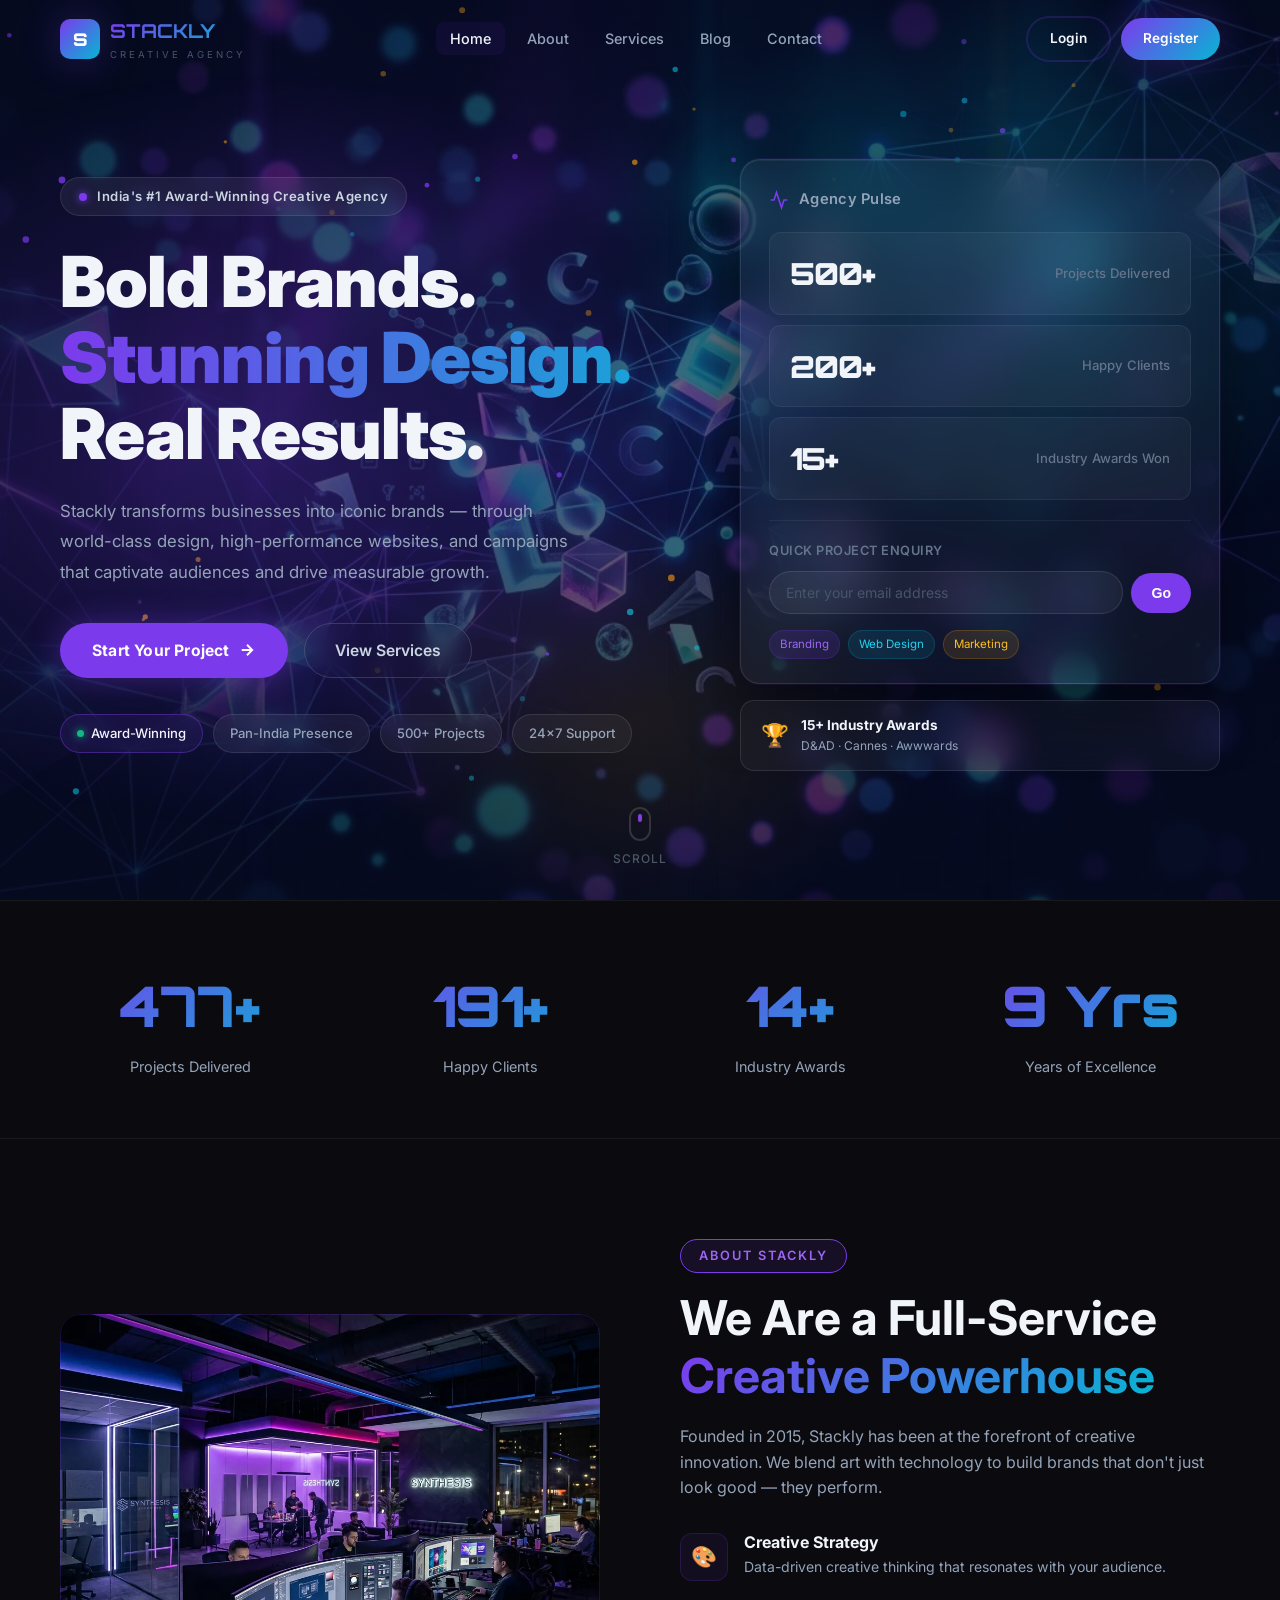
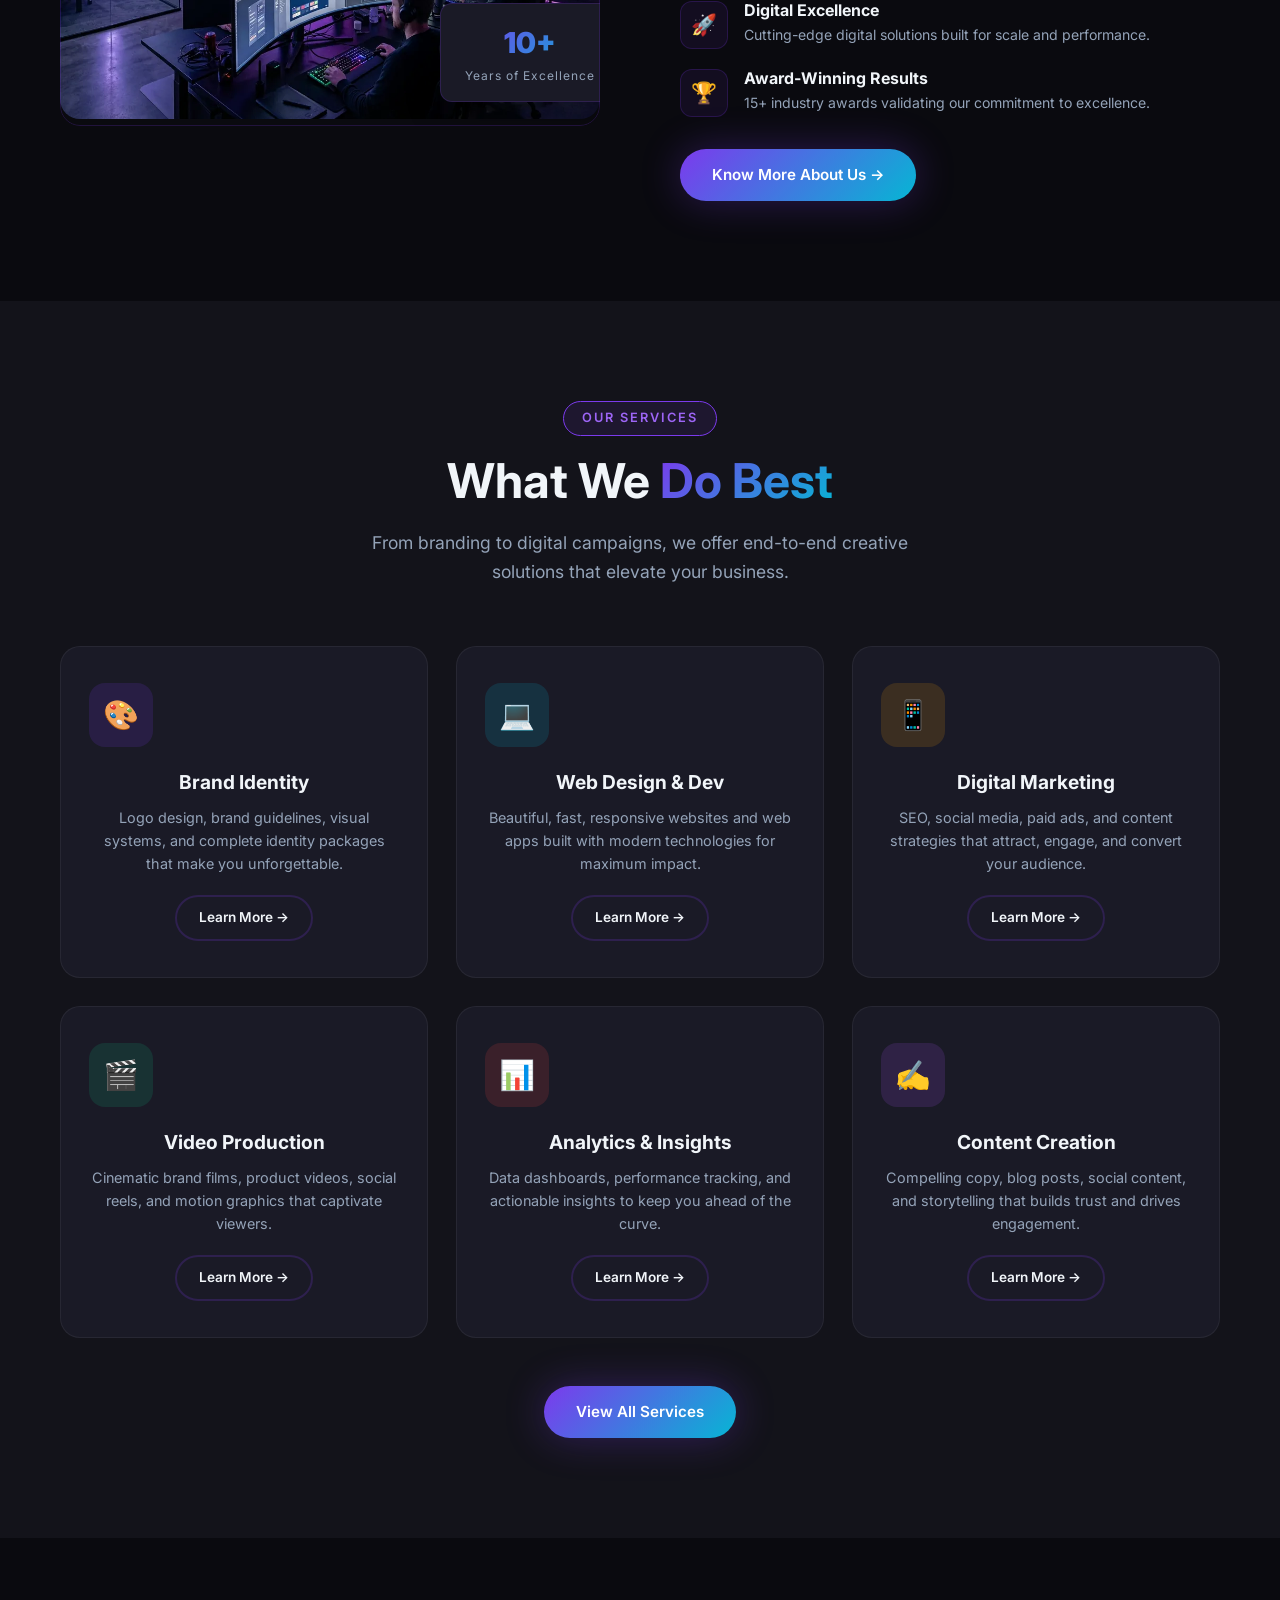
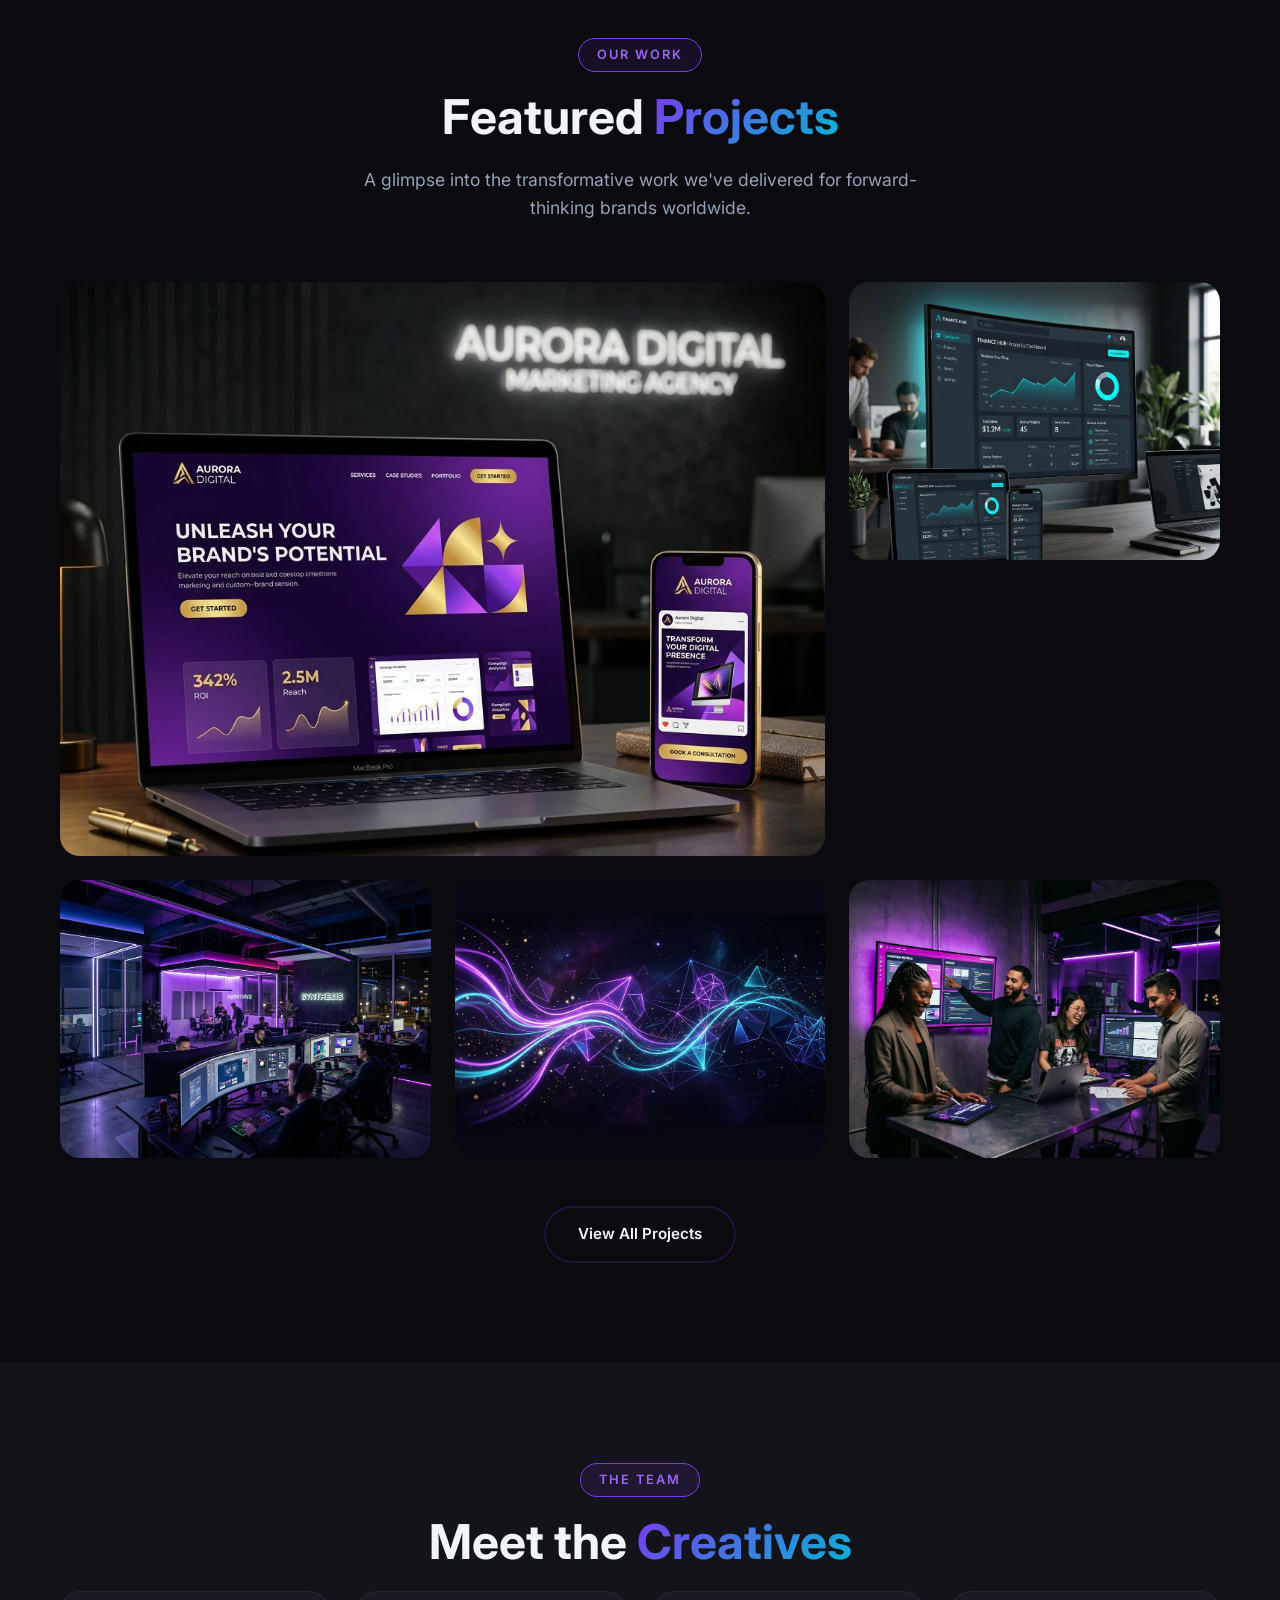
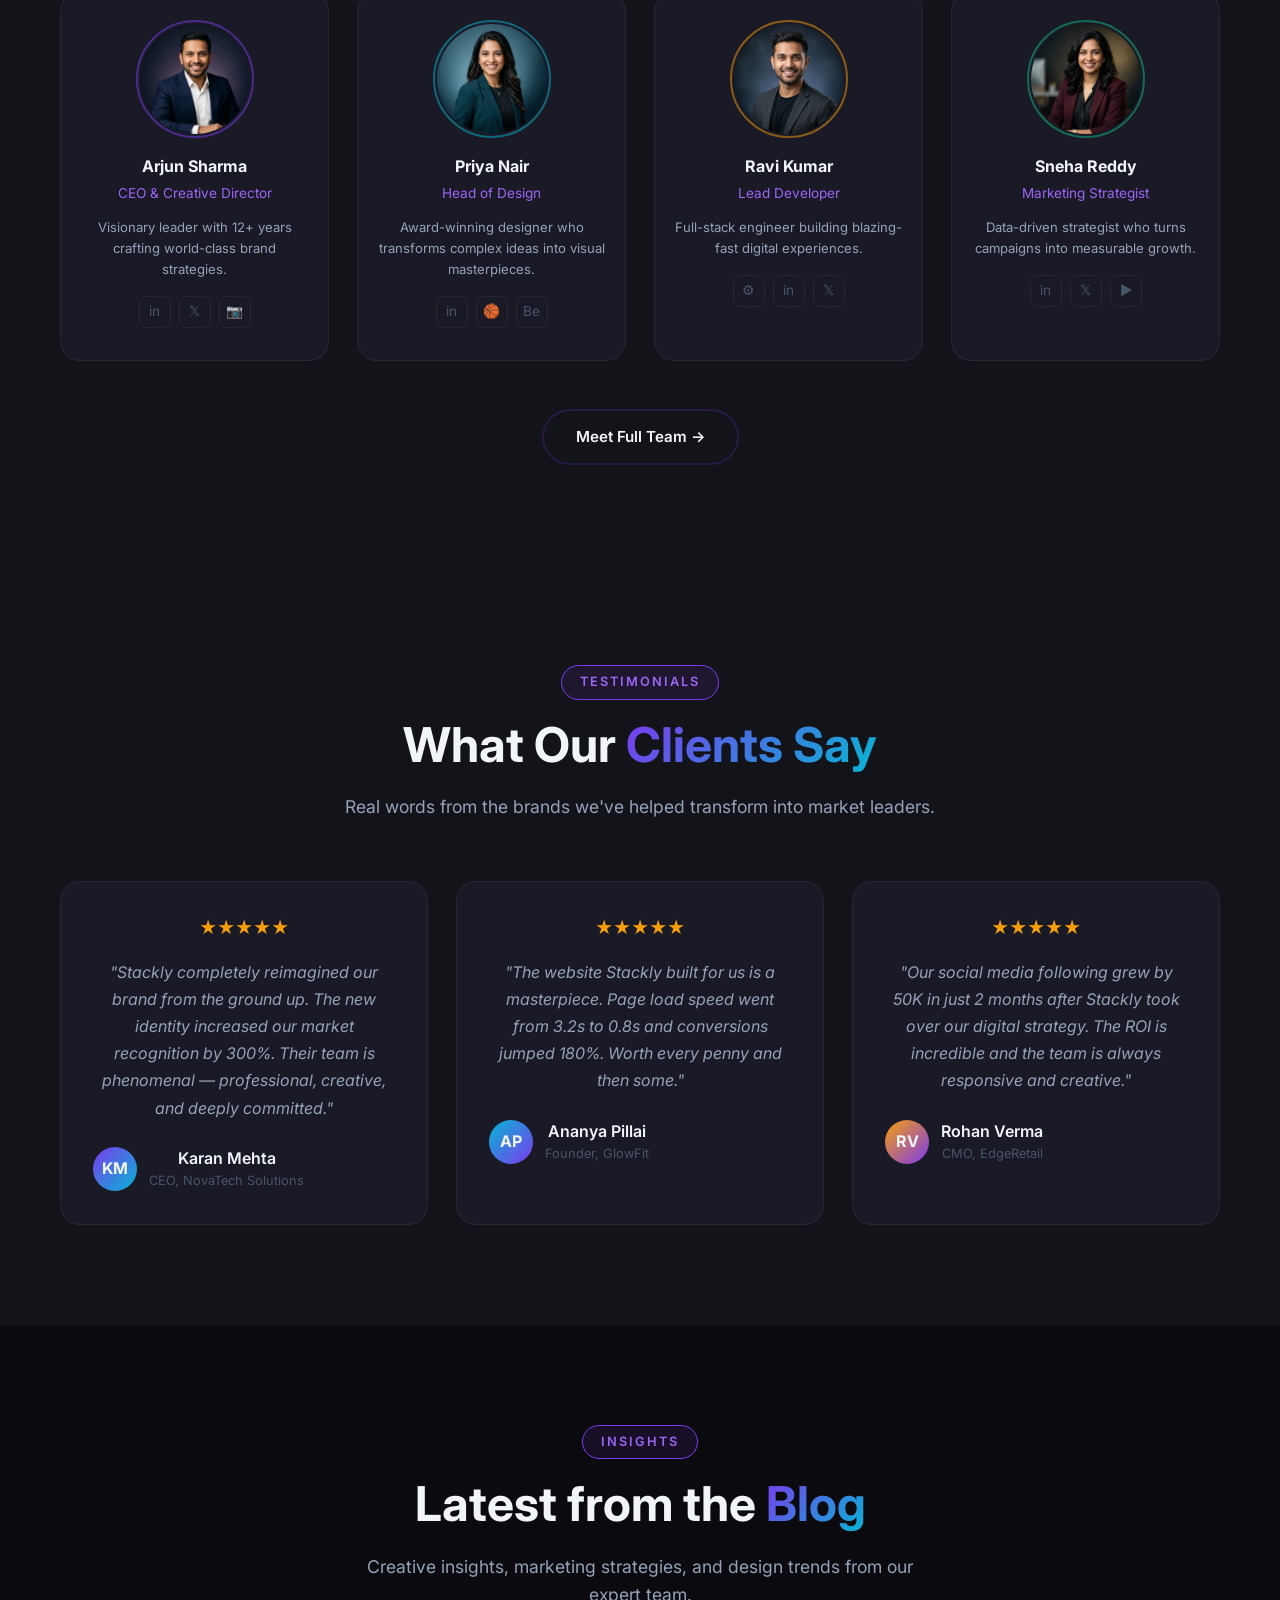
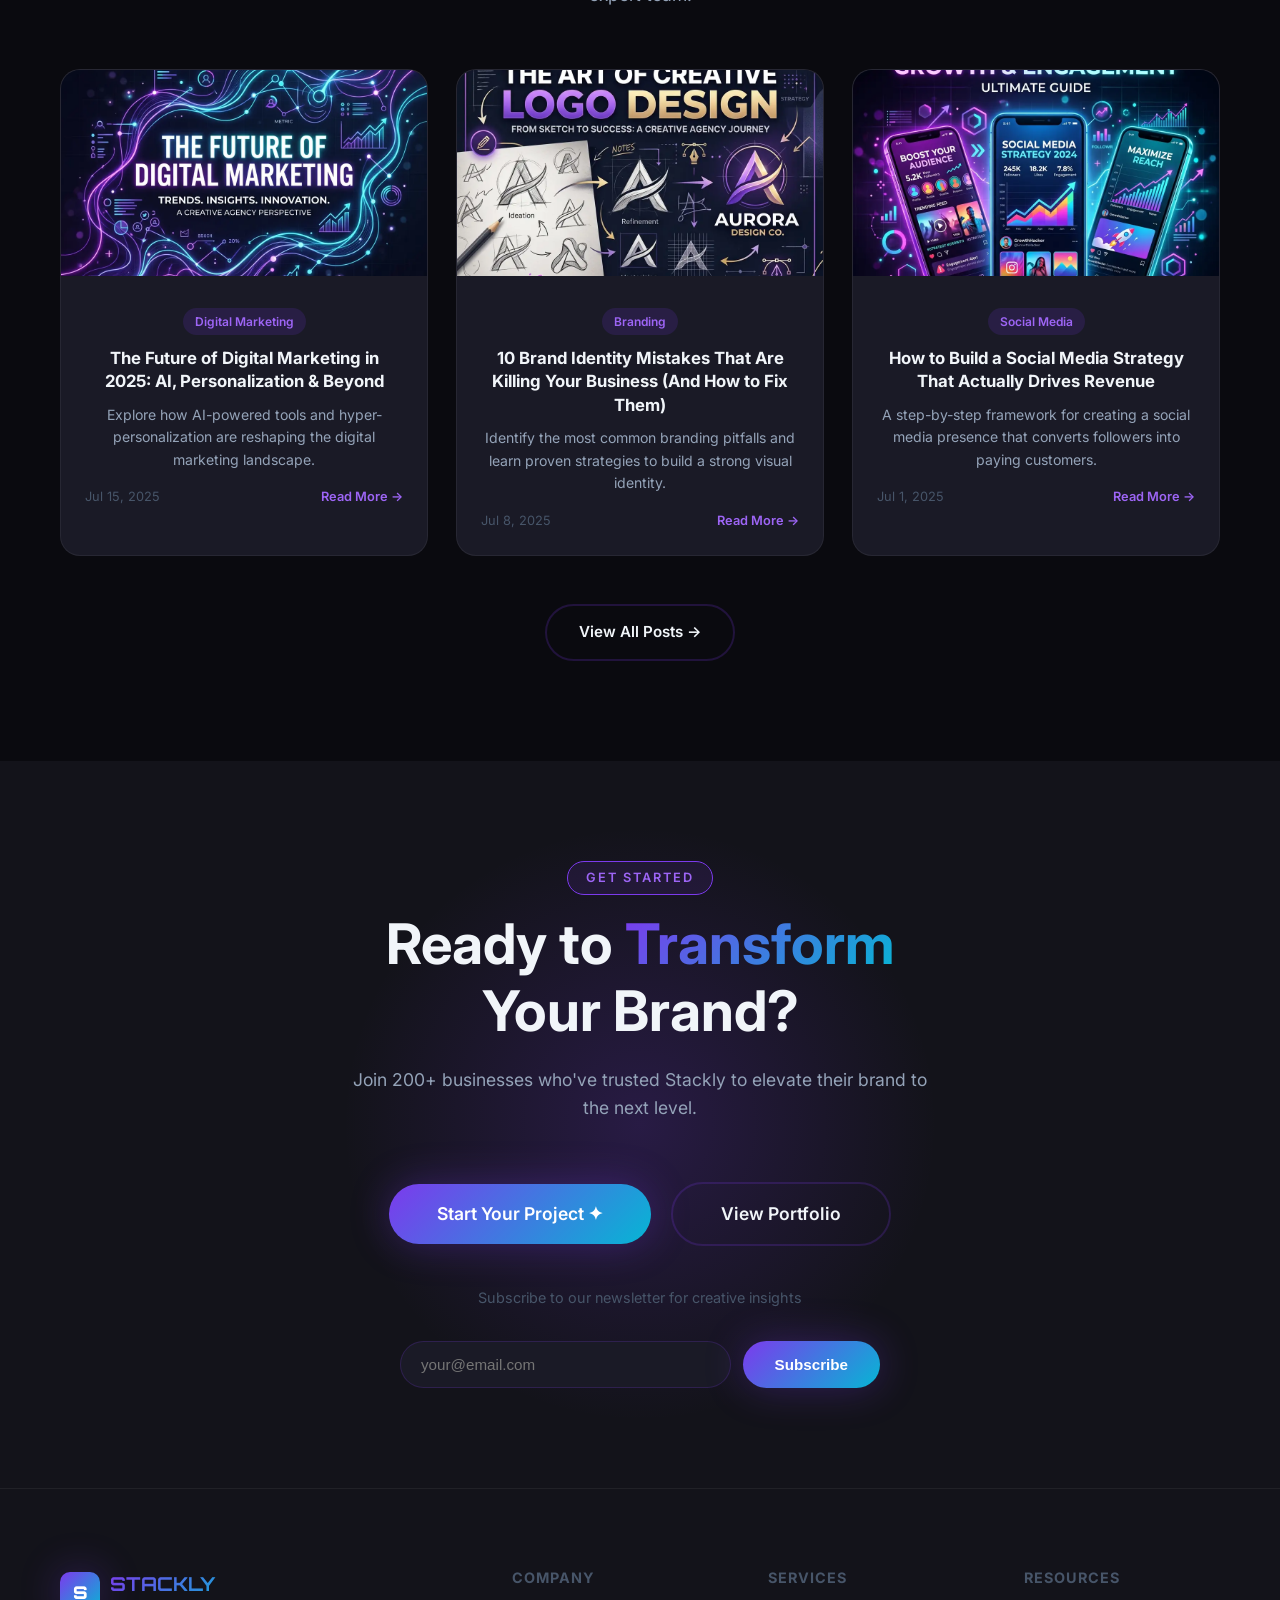
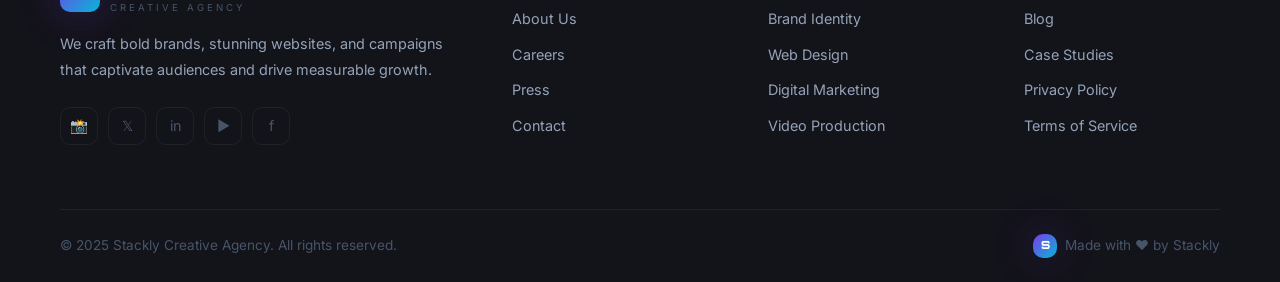
<file: index.html>
<!DOCTYPE html>
<html lang="en">
<head>
  <meta charset="UTF-8"/>
  <meta name="viewport" content="width=device-width, initial-scale=1.0"/>
  <title>Stackly Creative Agency | Transform Your Brand</title>
  <meta name="description" content="Stackly is a premier creative agency delivering branding, web design, digital marketing, and video production services that transform businesses."/>
  <link rel="stylesheet" href="css/style.css"/>
  <link rel="icon" href="data:image/svg+xml,<svg xmlns='http://www.w3.org/2000/svg' viewBox='0 0 100 100'><rect width='100' height='100' rx='20' fill='%237c3aed'/><text y='.9em' font-size='70' x='15'>S</text></svg>"/>
</head>
<body>

<!-- NAVBAR -->
<nav class="navbar" id="navbar">
  <div class="container">
    <a href="index.html" class="navbar-logo">
      <div class="logo-icon">S</div>
      <div>
        <div class="logo-text">STACKLY</div>
        <div class="logo-sub">Creative Agency</div>
      </div>
    </a>
    <ul class="nav-links">
      <li><a href="index.html" class="active">Home</a></li>
      <li><a href="about.html">About</a></li>
      <li><a href="services.html">Services</a></li>
      <li><a href="blog.html">Blog</a></li>
      <li><a href="contact.html">Contact</a></li>
    </ul>
    <div class="nav-cta">
      <a href="login.html" class="btn btn-outline btn-sm">Login</a>
      <a href="register.html" class="btn btn-primary btn-sm">Register</a>
    </div>
    <button class="hamburger" aria-label="Menu">
      <span></span><span></span><span></span>
    </button>
  </div>
</nav>

<!-- MOBILE MENU -->
<div class="mobile-menu">
  <button class="mobile-close">✕</button>
  <a href="index.html">Home</a>
  <a href="about.html">About</a>
  <a href="services.html">Services</a>
  <a href="blog.html">Blog</a>
  <a href="contact.html">Contact</a>
  <a href="login.html" class="btn btn-outline" style="margin-top:16px">Login</a>
  <a href="register.html" class="btn btn-primary" style="margin-top:12px">Register</a>
</div>

<!-- ══ SECTION 1: HERO (Telecom Split Layout) ══ -->
<section class="hero-v2" id="hero">
  <!-- Canvas background animation -->
  <canvas id="heroCanvas"></canvas>

  <!-- BG Image with Ken Burns animation -->
  <div class="hero-bg-img" id="heroBgImg"></div>

  <!-- Aurora overlay -->
  <div class="hero-aurora"></div>
  <!-- Grid overlay -->
  <div class="hero-grid-overlay"></div>

  <!-- Light beams animation -->
  <div class="hero-beams">
    <div class="beam beam-1"></div>
    <div class="beam beam-2"></div>
    <div class="beam beam-3"></div>
  </div>

  <div class="container" style="position:relative;z-index:10;width:100%">
    <div class="hero-v2-layout">

      <!-- ── LEFT COLUMN ── -->
      <div class="hero-left">
        <!-- Kicker badge -->
        <div class="hero-kicker animate-on-scroll">
          <span class="kicker-dot"></span>
          India's #1 Award-Winning Creative Agency
        </div>

        <!-- Headline -->
        <h1 class="hero-v2-title animate-on-scroll delay-1">
          Bold Brands.<br/>
          <span class="hero-gradient-word">Stunning Design.</span><br/>
          Real Results.
        </h1>

        <!-- Subtitle -->
        <p class="hero-v2-sub animate-on-scroll delay-2">
          Stackly transforms businesses into iconic brands — through world-class design, high-performance websites, and campaigns that captivate audiences and drive measurable growth.
        </p>

        <!-- CTA Buttons -->
        <div class="hero-v2-cta animate-on-scroll delay-3">
          <a href="contact.html" class="btn-hero-primary">
            Start Your Project
            <svg width="18" height="18" viewBox="0 0 24 24" fill="none" stroke="currentColor" stroke-width="2.5"><path d="M5 12h14M12 5l7 7-7 7"/></svg>
          </a>
          <a href="services.html" class="btn-hero-secondary">
            View Services
          </a>
        </div>

        <!-- Feature pills -->
        <div class="hero-pills animate-on-scroll delay-4">
          <div class="hero-pill pill-live">
            <span class="pill-dot"></span>
            Award-Winning
          </div>
          <div class="hero-pill">Pan-India Presence</div>
          <div class="hero-pill">500+ Projects</div>
          <div class="hero-pill">24×7 Support</div>
        </div>
      </div>

      <!-- ── RIGHT COLUMN: STATS CARD ── -->
      <div class="hero-right animate-on-scroll delay-2">
        <div class="hero-stats-card">
          <!-- Card header -->
          <div class="stats-card-header">
            <svg width="20" height="20" viewBox="0 0 24 24" fill="none" stroke="#7c3aed" stroke-width="2"><polyline points="22 12 18 12 15 21 9 3 6 12 2 12"/></svg>
            <span>Agency Pulse</span>
          </div>

          <!-- Stat rows -->
          <div class="stat-row">
            <div class="stat-row-num" data-count-v2="500" data-suffix-v2="+">0+</div>
            <div class="stat-row-label">Projects Delivered</div>
          </div>
          <div class="stat-row">
            <div class="stat-row-num" data-count-v2="200" data-suffix-v2="+">0+</div>
            <div class="stat-row-label">Happy Clients</div>
          </div>
          <div class="stat-row">
            <div class="stat-row-num" data-count-v2="15" data-suffix-v2="+">0+</div>
            <div class="stat-row-label">Industry Awards Won</div>
          </div>

          <!-- Divider -->
          <div style="height:1px;background:rgba(255,255,255,0.06);margin:20px 0"></div>

          <!-- Quick contact -->
          <div class="quick-contact-label">Quick Project Enquiry</div>
          <form class="quick-contact-form" onsubmit="handleHeroForm(event)">
            <input
              type="email"
              id="hero-email"
              class="quick-contact-input"
              placeholder="Enter your email address"
              autocomplete="off"
            />
            <button type="submit" class="quick-contact-btn">Go</button>
          </form>
          <div id="hero-form-msg" style="display:none;margin-top:10px;font-size:0.8rem;color:#10b981;padding:8px 12px;background:rgba(16,185,129,0.1);border-radius:8px;border:1px solid rgba(16,185,129,0.2)">
            ✓ Thanks! We'll reach out within 4 hours.
          </div>

          <!-- Card tags -->
          <div style="display:flex;gap:8px;margin-top:16px;flex-wrap:wrap">
            <span style="font-size:0.72rem;padding:4px 10px;border-radius:50px;background:rgba(124,58,237,0.15);color:#9d65f5;border:1px solid rgba(124,58,237,0.2)">Branding</span>
            <span style="font-size:0.72rem;padding:4px 10px;border-radius:50px;background:rgba(6,182,212,0.12);color:#22d3ee;border:1px solid rgba(6,182,212,0.2)">Web Design</span>
            <span style="font-size:0.72rem;padding:4px 10px;border-radius:50px;background:rgba(245,158,11,0.12);color:#fbbf24;border:1px solid rgba(245,158,11,0.2)">Marketing</span>
          </div>
        </div>

        <!-- Floating badge below card -->
        <div class="hero-floating-badge animate-on-scroll delay-5">
          <div style="font-size:1.4rem">🏆</div>
          <div>
            <div style="font-weight:700;font-size:0.85rem">15+ Industry Awards</div>
            <div style="color:#94a3b8;font-size:0.75rem">D&AD · Cannes · Awwwards</div>
          </div>
        </div>
      </div>
    </div>
  </div>

  <!-- Scroll indicator -->
  <div class="hero-v2-scroll">
    <div class="scroll-mouse">
      <div class="scroll-wheel"></div>
    </div>
    <span>Scroll</span>
  </div>
</section>

<!-- ══ SECTION 2: STATS ══ -->
<section class="stats-section" id="stats">
  <div class="container">
    <div class="stats-grid">
      <div class="stat-item animate-on-scroll">
        <div class="num"><span data-count="500" data-suffix="+">0+</span></div>
        <div class="label">Projects Delivered</div>
      </div>
      <div class="stat-item animate-on-scroll delay-1">
        <div class="num"><span data-count="200" data-suffix="+">0+</span></div>
        <div class="label">Happy Clients</div>
      </div>
      <div class="stat-item animate-on-scroll delay-2">
        <div class="num"><span data-count="15" data-suffix="+">0+</span></div>
        <div class="label">Industry Awards</div>
      </div>
      <div class="stat-item animate-on-scroll delay-3">
        <div class="num"><span data-count="10" data-suffix=" Yrs">0 Yrs</span></div>
        <div class="label">Years of Excellence</div>
      </div>
    </div>
  </div>
</section>

<!-- ══ SECTION 3: ABOUT SNAPSHOT ══ -->
<section id="about-snap">
  <div class="container">
    <div class="about-grid">
      <div class="about-img-wrap animate-on-scroll">
        <img src="images/about.webp" alt="Stackly Creative Agency Office" loading="lazy"/>
        <div class="about-badge">
          <div style="font-size:1.8rem;font-weight:900;background:linear-gradient(135deg,#7c3aed,#06b6d4);-webkit-background-clip:text;-webkit-text-fill-color:transparent;">10+</div>
          <div style="font-size:0.75rem;color:#94a3b8;letter-spacing:1px;">Years of Excellence</div>
        </div>
      </div>
      <div class="animate-on-scroll delay-2">
        <span class="section-badge">About Stackly</span>
        <h2 class="section-title">We Are a Full-Service <span class="gradient-text">Creative Powerhouse</span></h2>
        <p style="color:#94a3b8;margin-bottom:0">Founded in 2015, Stackly has been at the forefront of creative innovation. We blend art with technology to build brands that don't just look good — they perform.</p>
        <div class="features-list">
          <div class="feature-item">
            <div class="feature-icon">🎨</div>
            <div>
              <h4>Creative Strategy</h4>
              <p style="color:#94a3b8;font-size:0.88rem;margin-top:4px">Data-driven creative thinking that resonates with your audience.</p>
            </div>
          </div>
          <div class="feature-item">
            <div class="feature-icon">🚀</div>
            <div>
              <h4>Digital Excellence</h4>
              <p style="color:#94a3b8;font-size:0.88rem;margin-top:4px">Cutting-edge digital solutions built for scale and performance.</p>
            </div>
          </div>
          <div class="feature-item">
            <div class="feature-icon">🏆</div>
            <div>
              <h4>Award-Winning Results</h4>
              <p style="color:#94a3b8;font-size:0.88rem;margin-top:4px">15+ industry awards validating our commitment to excellence.</p>
            </div>
          </div>
        </div>
        <div style="margin-top:32px">
          <a href="about.html" class="btn btn-primary">Know More About Us →</a>
        </div>
      </div>
    </div>
  </div>
</section>

<!-- ══ SECTION 4: SERVICES PREVIEW ══ -->
<section style="background:var(--bg-secondary)" id="services-preview">
  <div class="container" style="text-align:center">
    <span class="section-badge animate-on-scroll">Our Services</span>
    <h2 class="section-title animate-on-scroll">What We <span class="gradient-text">Do Best</span></h2>
    <p class="section-desc animate-on-scroll">From branding to digital campaigns, we offer end-to-end creative solutions that elevate your business.</p>
    <div class="services-grid">
      <div class="service-card animate-on-scroll">
        <div class="service-icon" style="background:rgba(124,58,237,0.15)">🎨</div>
        <h3>Brand Identity</h3>
        <p>Logo design, brand guidelines, visual systems, and complete identity packages that make you unforgettable.</p>
        <a href="error.html" class="btn btn-outline btn-sm" style="margin-top:20px">Learn More →</a>
      </div>
      <div class="service-card animate-on-scroll delay-1">
        <div class="service-icon" style="background:rgba(6,182,212,0.15)">💻</div>
        <h3>Web Design & Dev</h3>
        <p>Beautiful, fast, responsive websites and web apps built with modern technologies for maximum impact.</p>
        <a href="error.html" class="btn btn-outline btn-sm" style="margin-top:20px">Learn More →</a>
      </div>
      <div class="service-card animate-on-scroll delay-2">
        <div class="service-icon" style="background:rgba(245,158,11,0.15)">📱</div>
        <h3>Digital Marketing</h3>
        <p>SEO, social media, paid ads, and content strategies that attract, engage, and convert your audience.</p>
        <a href="error.html" class="btn btn-outline btn-sm" style="margin-top:20px">Learn More →</a>
      </div>
      <div class="service-card animate-on-scroll">
        <div class="service-icon" style="background:rgba(16,185,129,0.15)">🎬</div>
        <h3>Video Production</h3>
        <p>Cinematic brand films, product videos, social reels, and motion graphics that captivate viewers.</p>
        <a href="error.html" class="btn btn-outline btn-sm" style="margin-top:20px">Learn More →</a>
      </div>
      <div class="service-card animate-on-scroll delay-1">
        <div class="service-icon" style="background:rgba(239,68,68,0.15)">📊</div>
        <h3>Analytics & Insights</h3>
        <p>Data dashboards, performance tracking, and actionable insights to keep you ahead of the curve.</p>
        <a href="error.html" class="btn btn-outline btn-sm" style="margin-top:20px">Learn More →</a>
      </div>
      <div class="service-card animate-on-scroll delay-2">
        <div class="service-icon" style="background:rgba(168,85,247,0.15)">✍️</div>
        <h3>Content Creation</h3>
        <p>Compelling copy, blog posts, social content, and storytelling that builds trust and drives engagement.</p>
        <a href="error.html" class="btn btn-outline btn-sm" style="margin-top:20px">Learn More →</a>
      </div>
    </div>
    <div style="margin-top:48px">
      <a href="services.html" class="btn btn-primary">View All Services</a>
    </div>
  </div>
</section>

<!-- ══ SECTION 5: PORTFOLIO / WORK ══ -->
<section id="portfolio">
  <div class="container" style="text-align:center">
    <span class="section-badge animate-on-scroll">Our Work</span>
    <h2 class="section-title animate-on-scroll">Featured <span class="gradient-text">Projects</span></h2>
    <p class="section-desc animate-on-scroll">A glimpse into the transformative work we've delivered for forward-thinking brands worldwide.</p>
    <div class="portfolio-grid">
      <div class="portfolio-item animate-on-scroll" style="grid-column:span 2">
        <img src="images/portfolio1.webp" alt="Brand Identity Project"/>
        <div class="portfolio-overlay">
          <div class="portfolio-tag">Brand Identity</div>
          <div class="portfolio-title">NovaBrand — Full Identity Overhaul</div>
          <a href="error.html" class="btn btn-sm" style="background:rgba(255,255,255,0.15);color:#fff;margin-top:10px;border:1px solid rgba(255,255,255,0.3);border-radius:50px;padding:8px 20px;text-decoration:none;display:inline-block">View Project →</a>
        </div>
      </div>
      <div class="portfolio-item animate-on-scroll delay-1">
        <img src="images/portfolio2.webp" alt="Web Design Project"/>
        <div class="portfolio-overlay">
          <div class="portfolio-tag">Web Design</div>
          <div class="portfolio-title">PulseApp Dashboard UI</div>
          <a href="error.html" class="btn btn-sm" style="background:rgba(255,255,255,0.15);color:#fff;margin-top:10px;border:1px solid rgba(255,255,255,0.3);border-radius:50px;padding:8px 20px;text-decoration:none;display:inline-block">View Project →</a>
        </div>
      </div>
      <div class="portfolio-item animate-on-scroll delay-2" style="grid-column:span 1">
        <img src="images/about.webp" alt="Creative Campaign"/>
        <div class="portfolio-overlay">
          <div class="portfolio-tag">Marketing</div>
          <div class="portfolio-title">SkyGrow Launch Campaign</div>
          <a href="error.html" class="btn btn-sm" style="background:rgba(255,255,255,0.15);color:#fff;margin-top:10px;border:1px solid rgba(255,255,255,0.3);border-radius:50px;padding:8px 20px;text-decoration:none;display:inline-block">View Project →</a>
        </div>
      </div>
      <div class="portfolio-item animate-on-scroll delay-1">
        <img src="images/hero_bg.webp" alt="Video Production"/>
        <div class="portfolio-overlay">
          <div class="portfolio-tag">Video</div>
          <div class="portfolio-title">EchoWave Brand Film</div>
          <a href="error.html" class="btn btn-sm" style="background:rgba(255,255,255,0.15);color:#fff;margin-top:10px;border:1px solid rgba(255,255,255,0.3);border-radius:50px;padding:8px 20px;text-decoration:none;display:inline-block">View Project →</a>
        </div>
      </div>
      <div class="portfolio-item animate-on-scroll delay-2">
        <img src="images/team.webp" alt="Social Media Campaign"/>
        <div class="portfolio-overlay">
          <div class="portfolio-tag">Social Media</div>
          <div class="portfolio-title">Nexora Social Strategy</div>
          <a href="error.html" class="btn btn-sm" style="background:rgba(255,255,255,0.15);color:#fff;margin-top:10px;border:1px solid rgba(255,255,255,0.3);border-radius:50px;padding:8px 20px;text-decoration:none;display:inline-block">View Project →</a>
        </div>
      </div>
    </div>
    <div style="margin-top:48px">
      <a href="error.html" class="btn btn-outline">View All Projects</a>
    </div>
  </div>
</section>

<!-- ══ SECTION 6: TEAM ══ -->
<section style="background:var(--bg-secondary)" id="team">
  <div class="container" style="text-align:center">
    <span class="section-badge animate-on-scroll">The Team</span>
    <h2 class="section-title animate-on-scroll">Meet the <span class="gradient-text">Creatives</span></h2>
    <div class="team-grid">
      <!-- Arjun Sharma -->
      <div class="team-card animate-on-scroll">
        <div class="team-avatar-wrap">
          <img src="images/team_arjun.webp" alt="Arjun Sharma" class="team-avatar-img" style="--ring-color:#7c3aed"/>
          <div class="team-avatar-ring" style="border-color:#7c3aed"></div>
        </div>
        <div class="team-name">Arjun Sharma</div>
        <div class="team-role">CEO &amp; Creative Director</div>
        <p style="color:#94a3b8;font-size:0.82rem;margin-bottom:16px">Visionary leader with 12+ years crafting world-class brand strategies.</p>
        <div class="team-social">
          <a href="error.html" title="LinkedIn">in</a>
          <a href="error.html" title="Twitter">𝕏</a>
          <a href="error.html" title="Instagram">📷</a>
        </div>
      </div>

      <!-- Priya Nair -->
      <div class="team-card animate-on-scroll delay-1">
        <div class="team-avatar-wrap">
          <img src="images/team_priya.webp" alt="Priya Nair" class="team-avatar-img" style="--ring-color:#06b6d4"/>
          <div class="team-avatar-ring" style="border-color:#06b6d4"></div>
        </div>
        <div class="team-name">Priya Nair</div>
        <div class="team-role">Head of Design</div>
        <p style="color:#94a3b8;font-size:0.82rem;margin-bottom:16px">Award-winning designer who transforms complex ideas into visual masterpieces.</p>
        <div class="team-social">
          <a href="error.html" title="LinkedIn">in</a>
          <a href="error.html" title="Dribbble">🏀</a>
          <a href="error.html" title="Behance">Be</a>
        </div>
      </div>

      <!-- Ravi Kumar -->
      <div class="team-card animate-on-scroll delay-2">
        <div class="team-avatar-wrap">
          <img src="images/team_ravi.webp" alt="Ravi Kumar" class="team-avatar-img" style="--ring-color:#f59e0b"/>
          <div class="team-avatar-ring" style="border-color:#f59e0b"></div>
        </div>
        <div class="team-name">Ravi Kumar</div>
        <div class="team-role">Lead Developer</div>
        <p style="color:#94a3b8;font-size:0.82rem;margin-bottom:16px">Full-stack engineer building blazing-fast digital experiences.</p>
        <div class="team-social">
          <a href="error.html" title="GitHub">⚙</a>
          <a href="error.html" title="LinkedIn">in</a>
          <a href="error.html" title="Twitter">𝕏</a>
        </div>
      </div>

      <!-- Sneha Reddy -->
      <div class="team-card animate-on-scroll delay-3">
        <div class="team-avatar-wrap">
          <img src="images/team_sneha.webp" alt="Sneha Reddy" class="team-avatar-img" style="--ring-color:#10b981"/>
          <div class="team-avatar-ring" style="border-color:#10b981"></div>
        </div>
        <div class="team-name">Sneha Reddy</div>
        <div class="team-role">Marketing Strategist</div>
        <p style="color:#94a3b8;font-size:0.82rem;margin-bottom:16px">Data-driven strategist who turns campaigns into measurable growth.</p>
        <div class="team-social">
          <a href="error.html" title="LinkedIn">in</a>
          <a href="error.html" title="Twitter">𝕏</a>
          <a href="error.html" title="YouTube">▶</a>
        </div>
      </div>
    </div>
    <div style="margin-top:48px">
      <a href="about.html" class="btn btn-outline">Meet Full Team →</a>
    </div>
  </div>
</section>

<!-- ══ SECTION 7: TESTIMONIALS ══ -->
<section class="testimonials-section" id="testimonials">
  <div class="container" style="text-align:center">
    <span class="section-badge animate-on-scroll">Testimonials</span>
    <h2 class="section-title animate-on-scroll">What Our <span class="gradient-text">Clients Say</span></h2>
    <p class="section-desc animate-on-scroll">Real words from the brands we've helped transform into market leaders.</p>
    <div class="testimonials-grid">
      <div class="testimonial-card animate-on-scroll">
        <div class="stars">★★★★★</div>
        <p class="testimonial-text">"Stackly completely reimagined our brand from the ground up. The new identity increased our market recognition by 300%. Their team is phenomenal — professional, creative, and deeply committed."</p>
        <div class="testimonial-author">
          <div class="author-avatar">KM</div>
          <div>
            <div class="author-name">Karan Mehta</div>
            <div class="author-company">CEO, NovaTech Solutions</div>
          </div>
        </div>
      </div>
      <div class="testimonial-card animate-on-scroll delay-1">
        <div class="stars">★★★★★</div>
        <p class="testimonial-text">"The website Stackly built for us is a masterpiece. Page load speed went from 3.2s to 0.8s and conversions jumped 180%. Worth every penny and then some."</p>
        <div class="testimonial-author">
          <div class="author-avatar" style="background:linear-gradient(135deg,#06b6d4,#7c3aed)">AP</div>
          <div>
            <div class="author-name">Ananya Pillai</div>
            <div class="author-company">Founder, GlowFit</div>
          </div>
        </div>
      </div>
      <div class="testimonial-card animate-on-scroll delay-2">
        <div class="stars">★★★★★</div>
        <p class="testimonial-text">"Our social media following grew by 50K in just 2 months after Stackly took over our digital strategy. The ROI is incredible and the team is always responsive and creative."</p>
        <div class="testimonial-author">
          <div class="author-avatar" style="background:linear-gradient(135deg,#f59e0b,#7c3aed)">RV</div>
          <div>
            <div class="author-name">Rohan Verma</div>
            <div class="author-company">CMO, EdgeRetail</div>
          </div>
        </div>
      </div>
    </div>
  </div>
</section>

<!-- ══ SECTION 8: BLOG PREVIEW ══ -->
<section id="blog-preview">
  <div class="container" style="text-align:center">
    <span class="section-badge animate-on-scroll">Insights</span>
    <h2 class="section-title animate-on-scroll">Latest from the <span class="gradient-text">Blog</span></h2>
    <p class="section-desc animate-on-scroll">Creative insights, marketing strategies, and design trends from our expert team.</p>
    <div class="blog-grid">
      <div class="blog-card animate-on-scroll">
        <div style="overflow:hidden">
          <img class="blog-img" src="images/blog1.webp" alt="Future of Digital Marketing"/>
        </div>
        <div class="blog-body">
          <span class="blog-category">Digital Marketing</span>
          <div class="blog-title">The Future of Digital Marketing in 2025: AI, Personalization & Beyond</div>
          <div class="blog-desc">Explore how AI-powered tools and hyper-personalization are reshaping the digital marketing landscape.</div>
          <div class="blog-meta">
            <span>Jul 15, 2025</span>
            <a href="error.html" style="color:var(--purple-light);text-decoration:none;font-weight:600">Read More →</a>
          </div>
        </div>
      </div>
      <div class="blog-card animate-on-scroll delay-1">
        <div style="overflow:hidden">
          <img class="blog-img" src="images/blog2.webp" alt="Brand Identity Design"/>
        </div>
        <div class="blog-body">
          <span class="blog-category">Branding</span>
          <div class="blog-title">10 Brand Identity Mistakes That Are Killing Your Business (And How to Fix Them)</div>
          <div class="blog-desc">Identify the most common branding pitfalls and learn proven strategies to build a strong visual identity.</div>
          <div class="blog-meta">
            <span>Jul 8, 2025</span>
            <a href="error.html" style="color:var(--purple-light);text-decoration:none;font-weight:600">Read More →</a>
          </div>
        </div>
      </div>
      <div class="blog-card animate-on-scroll delay-2">
        <div style="overflow:hidden">
          <img class="blog-img" src="images/blog3.webp" alt="Social Media Strategy"/>
        </div>
        <div class="blog-body">
          <span class="blog-category">Social Media</span>
          <div class="blog-title">How to Build a Social Media Strategy That Actually Drives Revenue</div>
          <div class="blog-desc">A step-by-step framework for creating a social media presence that converts followers into paying customers.</div>
          <div class="blog-meta">
            <span>Jul 1, 2025</span>
            <a href="error.html" style="color:var(--purple-light);text-decoration:none;font-weight:600">Read More →</a>
          </div>
        </div>
      </div>
    </div>
    <div style="margin-top:48px">
      <a href="blog.html" class="btn btn-outline">View All Posts →</a>
    </div>
  </div>
</section>

<!-- ══ SECTION 9: CTA / NEWSLETTER ══ -->
<section class="cta-section" id="cta">
  <div class="container">
    <span class="section-badge animate-on-scroll">Get Started</span>
    <h2 class="section-title animate-on-scroll" style="font-size:clamp(2rem,5vw,3.5rem)">Ready to <span class="gradient-text">Transform</span><br/>Your Brand?</h2>
    <p class="section-desc animate-on-scroll">Join 200+ businesses who've trusted Stackly to elevate their brand to the next level.</p>
    <div class="animate-on-scroll">
      <a href="contact.html" class="btn btn-primary" style="font-size:1.1rem;padding:16px 48px">Start Your Project ✦</a>
      <a href="error.html" class="btn btn-outline" style="margin-left:16px;font-size:1.1rem;padding:16px 48px">View Portfolio</a>
    </div>
    <p style="color:var(--text-muted);margin-top:40px;margin-bottom:8px;font-size:0.9rem">Subscribe to our newsletter for creative insights</p>
    <form class="newsletter-form animate-on-scroll" onsubmit="event.preventDefault();alert('Thank you for subscribing! 🎉')">
      <input class="newsletter-input" type="email" placeholder="your@email.com" required/>
      <button type="submit" class="btn btn-primary">Subscribe</button>
    </form>
  </div>
</section>

<!-- FOOTER -->
<footer>
  <div class="container">
    <div class="footer-grid">
      <div class="footer-brand">
        <a href="index.html" class="navbar-logo" style="display:inline-flex">
          <div class="logo-icon">S</div>
          <div>
            <div class="logo-text">STACKLY</div>
            <div class="logo-sub">Creative Agency</div>
          </div>
        </a>
        <p>We craft bold brands, stunning websites, and campaigns that captivate audiences and drive measurable growth.</p>
        <div class="footer-social">
          <a href="error.html" class="social-icon" title="Instagram">📸</a>
          <a href="error.html" class="social-icon" title="Twitter">𝕏</a>
          <a href="error.html" class="social-icon" title="LinkedIn">in</a>
          <a href="error.html" class="social-icon" title="YouTube">▶</a>
          <a href="error.html" class="social-icon" title="Facebook">f</a>
        </div>
      </div>
      <div class="footer-col">
        <h4>Company</h4>
        <ul>
          <li><a href="about.html">About Us</a></li>
          <li><a href="error.html">Careers</a></li>
          <li><a href="error.html">Press</a></li>
          <li><a href="contact.html">Contact</a></li>
        </ul>
      </div>
      <div class="footer-col">
        <h4>Services</h4>
        <ul>
          <li><a href="services.html">Brand Identity</a></li>
          <li><a href="services.html">Web Design</a></li>
          <li><a href="services.html">Digital Marketing</a></li>
          <li><a href="services.html">Video Production</a></li>
        </ul>
      </div>
      <div class="footer-col">
        <h4>Resources</h4>
        <ul>
          <li><a href="blog.html">Blog</a></li>
          <li><a href="error.html">Case Studies</a></li>
          <li><a href="error.html">Privacy Policy</a></li>
          <li><a href="error.html">Terms of Service</a></li>
        </ul>
      </div>
    </div>
    <div class="footer-bottom">
      <span>© 2025 Stackly Creative Agency. All rights reserved.</span>
      <span style="display:flex;align-items:center;gap:8px">
        <span class="logo-icon" style="width:24px;height:24px;font-size:0.7rem">S</span>
        Made with ❤ by Stackly
      </span>
    </div>
  </div>
</footer>

<script src="js/main.js"></script>

<!-- ── HERO V2 STYLES ── -->
<style>
/* ── HERO V2 LAYOUT ──────────────────────────────── */
.hero-v2 {
  position: relative;
  min-height: 100vh;
  background: #06101f;
  display: flex;
  align-items: center;
  padding: 110px 0 80px;
  overflow: hidden;
}

/* Canvas */
#heroCanvas {
  position: absolute;
  inset: 0;
  width: 100%; height: 100%;
  pointer-events: none;
  z-index: 1;
}

/* ── BG IMAGE with Ken Burns ── */
.hero-bg-img {
  position: absolute;
  inset: 0;
  background-image: url('images/hero_visual.webp');
  background-size: cover;
  background-position: center;
  z-index: 0;
  animation: kenBurns 20s ease-in-out infinite alternate;
  transform-origin: center center;
  will-change: transform;
}
@keyframes kenBurns {
  0%   { transform: scale(1.0) translate(0%, 0%); }
  25%  { transform: scale(1.08) translate(-1.5%, 1%); }
  50%  { transform: scale(1.12) translate(1%, -1.5%); }
  75%  { transform: scale(1.06) translate(-0.8%, -0.8%); }
  100% { transform: scale(1.0) translate(0%, 0%); }
}

/* Vignette + dark tint over the image (keeps text legible) */
.hero-bg-img::after {
  content: '';
  position: absolute;
  inset: 0;
  background:
    linear-gradient(to right, rgba(6,10,31,0.78) 0%, rgba(6,10,31,0.45) 55%, rgba(6,10,31,0.65) 100%),
    linear-gradient(to bottom, rgba(6,10,31,0.4) 0%, rgba(6,10,31,0.2) 50%, rgba(6,10,31,0.6) 100%);
}

/* ── LIGHT BEAMS ── */
.hero-beams {
  position: absolute;
  inset: 0;
  pointer-events: none;
  z-index: 2;
  overflow: hidden;
}
.beam {
  position: absolute;
  top: -40%;
  width: 2px;
  height: 180%;
  background: linear-gradient(to bottom, transparent 0%, rgba(124,58,237,0.3) 40%, rgba(6,182,212,0.15) 60%, transparent 100%);
  border-radius: 100px;
  filter: blur(8px);
  animation: beamSweep linear infinite;
  transform-origin: top center;
}
.beam-1 {
  left: 20%;
  animation-duration: 8s;
  animation-delay: 0s;
  width: 3px;
  background: linear-gradient(to bottom, transparent, rgba(124,58,237,0.4), rgba(124,58,237,0.1), transparent);
}
.beam-2 {
  left: 55%;
  animation-duration: 11s;
  animation-delay: -3s;
  width: 2px;
  background: linear-gradient(to bottom, transparent, rgba(6,182,212,0.35), rgba(6,182,212,0.1), transparent);
}
.beam-3 {
  left: 78%;
  animation-duration: 9s;
  animation-delay: -6s;
  width: 1.5px;
  background: linear-gradient(to bottom, transparent, rgba(245,158,11,0.25), rgba(245,158,11,0.08), transparent);
}
@keyframes beamSweep {
  0%   { transform: rotate(-8deg) scaleY(0.8); opacity: 0; }
  15%  { opacity: 1; }
  50%  { transform: rotate(8deg) scaleY(1.1); opacity: 0.8; }
  85%  { opacity: 1; }
  100% { transform: rotate(-8deg) scaleY(0.8); opacity: 0; }
}

/* Aurora gradient blobs — sits OVER the image for color depth */
.hero-aurora {
  position: absolute;
  inset: 0;
  background:
    radial-gradient(ellipse 60% 60% at 20% 50%, rgba(124,58,237,0.28) 0%, transparent 70%),
    radial-gradient(ellipse 50% 50% at 80% 30%, rgba(6,182,212,0.18) 0%, transparent 65%),
    radial-gradient(ellipse 40% 40% at 50% 80%, rgba(245,158,11,0.1) 0%, transparent 60%);
  pointer-events: none;
  z-index: 3;
  animation: auroraShift 12s ease-in-out infinite alternate;
}
@keyframes auroraShift {
  0%   { opacity: 0.8; }
  50%  { opacity: 1; }
  100% { opacity: 0.7; }
}
}

/* Dot grid overlay */
.hero-grid-overlay {
  position: absolute;
  inset: 0;
  background-image: radial-gradient(circle, rgba(255,255,255,0.05) 1px, transparent 1px);
  background-size: 36px 36px;
  z-index: 4;
  pointer-events: none;
  mask-image: radial-gradient(ellipse 80% 80% at 50% 50%, #000 40%, transparent 100%);
  -webkit-mask-image: radial-gradient(ellipse 80% 80% at 50% 50%, #000 40%, transparent 100%);
}

/* Two-column layout */
.hero-v2-layout {
  display: grid;
  grid-template-columns: 1fr 480px;
  gap: 60px;
  align-items: center;
  width: 100%;
}

/* ── LEFT COLUMN ── */
.hero-left {
  display: flex;
  flex-direction: column;
  gap: 0;
}

/* Kicker badge */
.hero-kicker {
  display: inline-flex;
  align-items: center;
  gap: 10px;
  padding: 8px 18px;
  border-radius: 50px;
  background: rgba(255,255,255,0.06);
  border: 1px solid rgba(255,255,255,0.1);
  color: #cbd5e1;
  font-size: 0.82rem;
  font-weight: 600;
  letter-spacing: 0.5px;
  margin-bottom: 28px;
  width: fit-content;
  backdrop-filter: blur(10px);
}
.kicker-dot {
  width: 8px; height: 8px;
  border-radius: 50%;
  background: #7c3aed;
  box-shadow: 0 0 8px #7c3aed;
  animation: kicker-pulse 1.8s ease infinite;
  flex-shrink: 0;
}
@keyframes kicker-pulse {
  0%,100% { opacity: 1; box-shadow: 0 0 8px #7c3aed; }
  50% { opacity: 0.6; box-shadow: 0 0 16px #7c3aed; }
}

/* Headline */
.hero-v2-title {
  font-size: clamp(2.8rem, 5.5vw, 5rem);
  font-weight: 900;
  line-height: 1.08;
  color: #f1f5f9;
  letter-spacing: -1px;
  margin-bottom: 24px;
}
.hero-gradient-word {
  background: linear-gradient(90deg, #7c3aed 0%, #06b6d4 60%, #f59e0b 100%);
  -webkit-background-clip: text;
  -webkit-text-fill-color: transparent;
  background-clip: text;
  background-size: 200% auto;
  animation: gradient-shift 4s linear infinite;
}
@keyframes gradient-shift {
  0% { background-position: 0% center; }
  100% { background-position: 200% center; }
}

/* Subtitle */
.hero-v2-sub {
  font-size: 1.05rem;
  color: #94a3b8;
  line-height: 1.8;
  max-width: 520px;
  margin-bottom: 36px;
}

/* CTA buttons */
.hero-v2-cta {
  display: flex;
  align-items: center;
  gap: 16px;
  flex-wrap: wrap;
  margin-bottom: 36px;
}
.btn-hero-primary {
  display: inline-flex;
  align-items: center;
  gap: 8px;
  padding: 15px 32px;
  border-radius: 50px;
  background: #7c3aed;
  color: #fff;
  font-weight: 700;
  font-size: 0.98rem;
  text-decoration: none;
  transition: all 0.3s ease;
  box-shadow: 0 0 30px rgba(124,58,237,0.4);
  letter-spacing: 0.2px;
}
.btn-hero-primary:hover {
  background: #6d28d9;
  transform: translateY(-2px);
  box-shadow: 0 0 50px rgba(124,58,237,0.6);
}
.btn-hero-secondary {
  display: inline-flex;
  align-items: center;
  gap: 8px;
  padding: 14px 30px;
  border-radius: 50px;
  background: transparent;
  color: #cbd5e1;
  font-weight: 600;
  font-size: 0.98rem;
  text-decoration: none;
  border: 1.5px solid rgba(255,255,255,0.15);
  transition: all 0.3s ease;
  backdrop-filter: blur(10px);
}
.btn-hero-secondary:hover {
  border-color: rgba(124,58,237,0.5);
  color: #f1f5f9;
  background: rgba(124,58,237,0.1);
  transform: translateY(-2px);
}

/* Feature pills */
.hero-pills {
  display: flex;
  flex-wrap: wrap;
  gap: 10px;
}
.hero-pill {
  display: flex;
  align-items: center;
  gap: 7px;
  padding: 8px 16px;
  border-radius: 50px;
  background: rgba(255,255,255,0.05);
  border: 1px solid rgba(255,255,255,0.1);
  color: #94a3b8;
  font-size: 0.82rem;
  font-weight: 500;
  backdrop-filter: blur(8px);
  transition: all 0.3s ease;
}
.hero-pill:hover {
  border-color: rgba(124,58,237,0.3);
  color: #f1f5f9;
}
.pill-live { color: #f1f5f9; border-color: rgba(124,58,237,0.4); background: rgba(124,58,237,0.1); }
.pill-dot {
  width: 7px; height: 7px;
  border-radius: 50%;
  background: #10b981;
  box-shadow: 0 0 8px #10b981;
  animation: kicker-pulse 1.5s ease infinite;
}

/* ── RIGHT COLUMN ── */
.hero-right {
  display: flex;
  flex-direction: column;
  gap: 16px;
}

/* Stats card — glassmorphism */
.hero-stats-card {
  width: 100%;
  box-sizing: border-box;
  background: rgba(255,255,255,0.04);
  border: 1px solid rgba(255,255,255,0.1);
  border-radius: 20px;
  padding: 28px 28px 24px;
  backdrop-filter: blur(24px);
  -webkit-backdrop-filter: blur(24px);
  box-shadow:
    0 0 0 1px rgba(124,58,237,0.1),
    0 24px 60px rgba(0,0,0,0.5),
    inset 0 1px 0 rgba(255,255,255,0.06);
  transition: transform 0.4s ease, box-shadow 0.4s ease;
}
.hero-stats-card:hover {
  transform: translateY(-4px);
  box-shadow:
    0 0 0 1px rgba(124,58,237,0.2),
    0 32px 80px rgba(0,0,0,0.6),
    inset 0 1px 0 rgba(255,255,255,0.08);
}

/* Card header */
.stats-card-header {
  display: flex;
  align-items: center;
  gap: 10px;
  font-size: 0.92rem;
  font-weight: 600;
  color: #94a3b8;
  margin-bottom: 20px;
  letter-spacing: 0.3px;
}

/* Stat rows inside card */
.stat-row {
  display: flex;
  justify-content: space-between;
  align-items: center;
  padding: 16px 20px;
  background: rgba(255,255,255,0.04);
  border: 1px solid rgba(255,255,255,0.06);
  border-radius: 12px;
  margin-bottom: 10px;
  transition: all 0.3s ease;
}
.stat-row:hover {
  background: rgba(124,58,237,0.08);
  border-color: rgba(124,58,237,0.2);
}
.stat-row-num {
  font-size: 1.9rem;
  font-weight: 900;
  color: #f1f5f9;
  font-family: 'Orbitron', sans-serif;
  letter-spacing: -1px;
}
.stat-row-label {
  font-size: 0.82rem;
  color: #64748b;
  font-weight: 500;
}

/* Quick contact form inside card */
.quick-contact-label {
  font-size: 0.8rem;
  font-weight: 600;
  color: #64748b;
  letter-spacing: 0.5px;
  text-transform: uppercase;
  margin-bottom: 10px;
}
.quick-contact-form {
  display: flex;
  gap: 8px;
  align-items: center;
}
.quick-contact-input {
  flex: 1;
  padding: 12px 16px;
  background: rgba(255,255,255,0.05);
  border: 1px solid rgba(255,255,255,0.1);
  border-radius: 50px;
  color: #f1f5f9;
  font-size: 0.88rem;
  outline: none;
  transition: all 0.3s ease;
  font-family: 'Inter', sans-serif;
}
.quick-contact-input::placeholder { color: #475569; }
.quick-contact-input:focus {
  border-color: rgba(124,58,237,0.5);
  background: rgba(124,58,237,0.06);
  box-shadow: 0 0 0 3px rgba(124,58,237,0.12);
}
.quick-contact-btn {
  padding: 12px 20px;
  border-radius: 50px;
  background: #7c3aed;
  color: #fff;
  font-weight: 700;
  font-size: 0.88rem;
  border: none;
  cursor: pointer;
  transition: all 0.3s ease;
  white-space: nowrap;
  min-width: 52px;
}
.quick-contact-btn:hover {
  background: #6d28d9;
  transform: scale(1.04);
  box-shadow: 0 0 20px rgba(124,58,237,0.5);
}

/* Floating badge */
.hero-floating-badge {
  display: flex;
  align-items: center;
  gap: 12px;
  padding: 14px 20px;
  background: rgba(255,255,255,0.04);
  border: 1px solid rgba(255,255,255,0.1);
  border-radius: 14px;
  backdrop-filter: blur(16px);
  -webkit-backdrop-filter: blur(16px);
  animation: float-badge 4s ease-in-out infinite;
}
@keyframes float-badge {
  0%,100% { transform: translateY(0); }
  50% { transform: translateY(-6px); }
}

/* Scroll indicator */
.hero-v2-scroll {
  position: absolute;
  bottom: 32px;
  left: 50%;
  transform: translateX(-50%);
  display: flex;
  flex-direction: column;
  align-items: center;
  gap: 8px;
  color: #475569;
  font-size: 0.75rem;
  font-weight: 500;
  letter-spacing: 1px;
  text-transform: uppercase;
  z-index: 2;
  animation: fade-in 1s ease 1.5s both;
}
.scroll-mouse {
  width: 22px; height: 34px;
  border: 2px solid rgba(255,255,255,0.15);
  border-radius: 11px;
  display: flex;
  align-items: flex-start;
  justify-content: center;
  padding-top: 5px;
}
.scroll-wheel {
  width: 4px; height: 8px;
  background: #7c3aed;
  border-radius: 2px;
  animation: scroll-wheel-anim 1.8s ease infinite;
}
@keyframes scroll-wheel-anim {
  0% { transform: translateY(0); opacity: 1; }
  80% { transform: translateY(10px); opacity: 0; }
  100% { transform: translateY(0); opacity: 0; }
}

/* ── RESPONSIVE ── */
@media (max-width: 1100px) {
  .hero-v2-layout {
    grid-template-columns: 1fr 420px;
    gap: 40px;
  }
}
@media (max-width: 900px) {
  .hero-v2-layout {
    grid-template-columns: 1fr;
    gap: 48px;
  }
  .hero-right { order: -1; }
  .hero-stats-card { width: 100%; max-width: 480px; margin: 0 auto; }
  .hero-v2-title { font-size: clamp(2.2rem, 6vw, 3.2rem); }
  .hero-floating-badge { width: 100%; max-width: 480px; margin: 0 auto; }
}
@media (max-width: 480px) {
  .hero-v2 { padding: 90px 0 70px; }
  .hero-v2-title { font-size: 2rem; letter-spacing: -0.5px; }
  .hero-pills { gap: 8px; }
  .hero-pill { font-size: 0.76rem; padding: 6px 12px; }
  .stat-row-num { font-size: 1.5rem; }
  .hero-stats-card { padding: 16px; width: 100%; max-width: 100%; overflow: hidden; }
  .stat-row { padding: 12px 14px; }
  .stat-row-label { font-size: 0.75rem; }
  .quick-contact-form { flex-direction: column; }
  .quick-contact-input { width: 100%; }
  .quick-contact-btn { width: 100%; }
  .hero-kicker { font-size: 0.74rem; padding: 6px 14px; }
  .hero-v2-cta { flex-direction: column; gap: 12px; }
  .btn-hero-primary, .btn-hero-secondary { width: 100%; justify-content: center; }
  .hero-floating-badge { width: 100%; max-width: 100%; }
}

/* ── TEAM PHOTO AVATARS ── */
.team-avatar-wrap {
  position: relative;
  width: 110px;
  height: 110px;
  margin: 0 auto 20px;
  flex-shrink: 0;
}
.team-avatar-img {
  width: 110px;
  height: 110px;
  border-radius: 50%;
  object-fit: cover;
  object-position: center top;
  display: block;
  transition: transform 0.4s cubic-bezier(0.34,1.56,0.64,1), box-shadow 0.4s ease;
  position: relative;
  z-index: 1;
}
.team-card:hover .team-avatar-img {
  transform: scale(1.07);
  box-shadow: 0 0 28px color-mix(in srgb, var(--ring-color, #7c3aed) 50%, transparent);
}
.team-avatar-ring {
  position: absolute;
  inset: -4px;
  border-radius: 50%;
  border: 2.5px solid;
  opacity: 0.5;
  z-index: 0;
  transition: opacity 0.3s ease, inset 0.3s ease;
  animation: ring-spin 8s linear infinite;
}
.team-card:hover .team-avatar-ring {
  opacity: 1;
  inset: -6px;
}
@keyframes ring-spin {
  0%   { transform: rotate(0deg); }
  100% { transform: rotate(360deg); }
}
</style>

<!-- ── HERO V2 SCRIPTS ── -->
<script>
/* Canvas floating particle lines */
(function() {
  const canvas = document.getElementById('heroCanvas');
  if (!canvas) return;
  const ctx = canvas.getContext('2d');
  let W, H, dots = [];
  const NUM = 60;
  const COLORS = ['#7c3aed','#06b6d4','#f59e0b'];

  function resize() {
    W = canvas.width = canvas.offsetWidth;
    H = canvas.height = canvas.offsetHeight;
  }
  resize();
  window.addEventListener('resize', resize, { passive: true });

  for (let i = 0; i < NUM; i++) {
    dots.push({
      x: Math.random() * 1200,
      y: Math.random() * 800,
      vx: (Math.random() - 0.5) * 0.4,
      vy: (Math.random() - 0.5) * 0.4,
      r: 1.5 + Math.random() * 2,
      c: COLORS[Math.floor(Math.random() * COLORS.length)],
      a: 0.3 + Math.random() * 0.5
    });
  }

  function draw() {
    ctx.clearRect(0, 0, W, H);
    // Draw connection lines
    for (let i = 0; i < dots.length; i++) {
      for (let j = i + 1; j < dots.length; j++) {
        const dx = dots[i].x - dots[j].x;
        const dy = dots[i].y - dots[j].y;
        const dist = Math.sqrt(dx*dx + dy*dy);
        if (dist < 130) {
          ctx.beginPath();
          ctx.strokeStyle = `rgba(124,58,237,${0.12 * (1 - dist/130)})`;
          ctx.lineWidth = 0.8;
          ctx.moveTo(dots[i].x, dots[i].y);
          ctx.lineTo(dots[j].x, dots[j].y);
          ctx.stroke();
        }
      }
    }
    // Draw dots
    dots.forEach(d => {
      ctx.beginPath();
      ctx.arc(d.x, d.y, d.r, 0, Math.PI * 2);
      ctx.fillStyle = d.c + Math.floor(d.a * 255).toString(16).padStart(2,'0');
      ctx.fill();
      // Move
      d.x += d.vx; d.y += d.vy;
      if (d.x < 0) d.x = W;
      if (d.x > W) d.x = 0;
      if (d.y < 0) d.y = H;
      if (d.y > H) d.y = 0;
    });
    requestAnimationFrame(draw);
  }
  draw();
})();

/* Counter animation for stat-row nums */
(function() {
  const nums = document.querySelectorAll('[data-count-v2]');
  if (!nums.length) return;
  const obs = new IntersectionObserver((entries) => {
    entries.forEach(e => {
      if (e.isIntersecting) {
        const el = e.target;
        const target = parseInt(el.dataset.countV2);
        const suffix = el.dataset.suffixV2 || '';
        let start = 0;
        const dur = 1800;
        const t0 = performance.now();
        const tick = (t) => {
          const p = Math.min((t - t0) / dur, 1);
          const ease = 1 - Math.pow(1 - p, 3);
          el.textContent = Math.floor(ease * target) + suffix;
          if (p < 1) requestAnimationFrame(tick);
        };
        requestAnimationFrame(tick);
        obs.unobserve(el);
      }
    });
  }, { threshold: 0.5 });
  nums.forEach(n => obs.observe(n));
})();

/* Hero quick form */
function handleHeroForm(e) {
  e.preventDefault();
  const email = document.getElementById('hero-email').value;
  if (email) {
    document.querySelector('.quick-contact-form').style.display = 'none';
    document.getElementById('hero-form-msg').style.display = 'block';
    document.getElementById('hero-form-msg').textContent = '✓ Got it! We\'ll reach out to ' + email + ' within 4 hours.';
  }
}
</script>
</body>
</html>
</file>
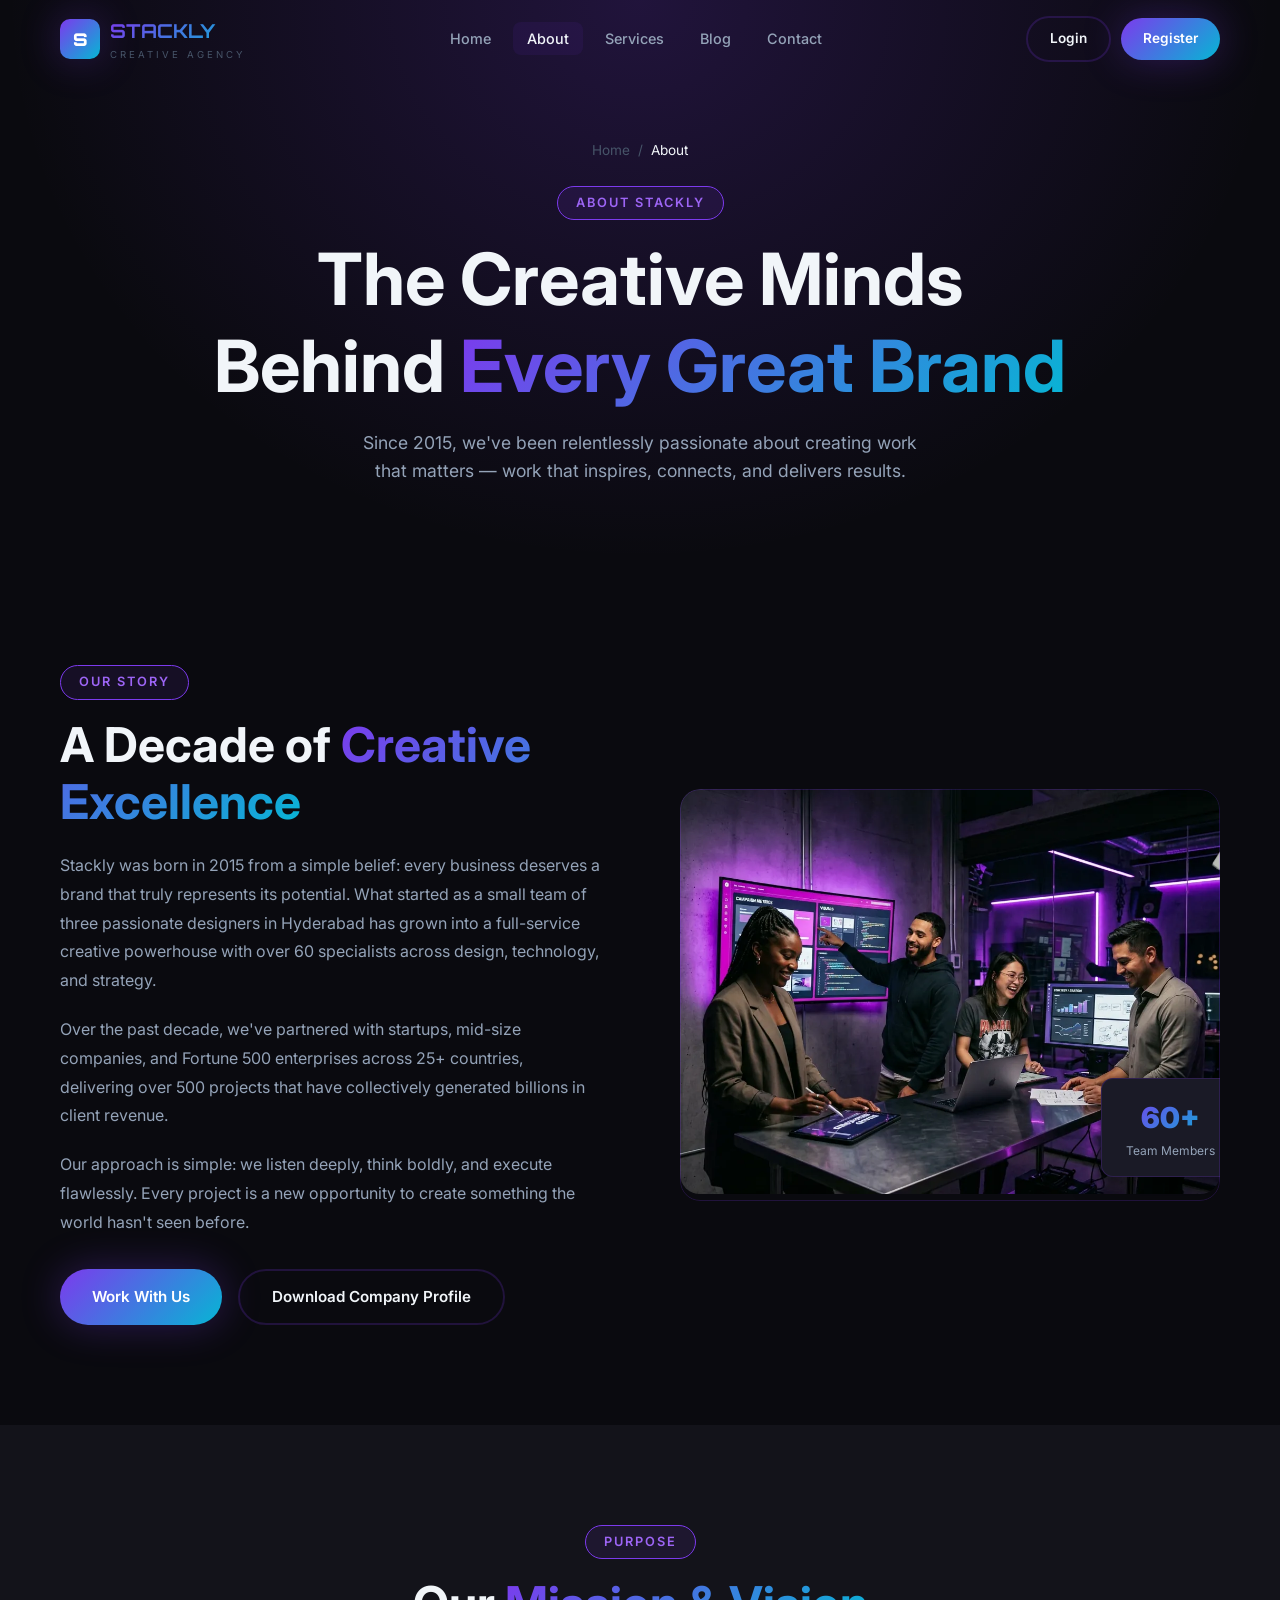
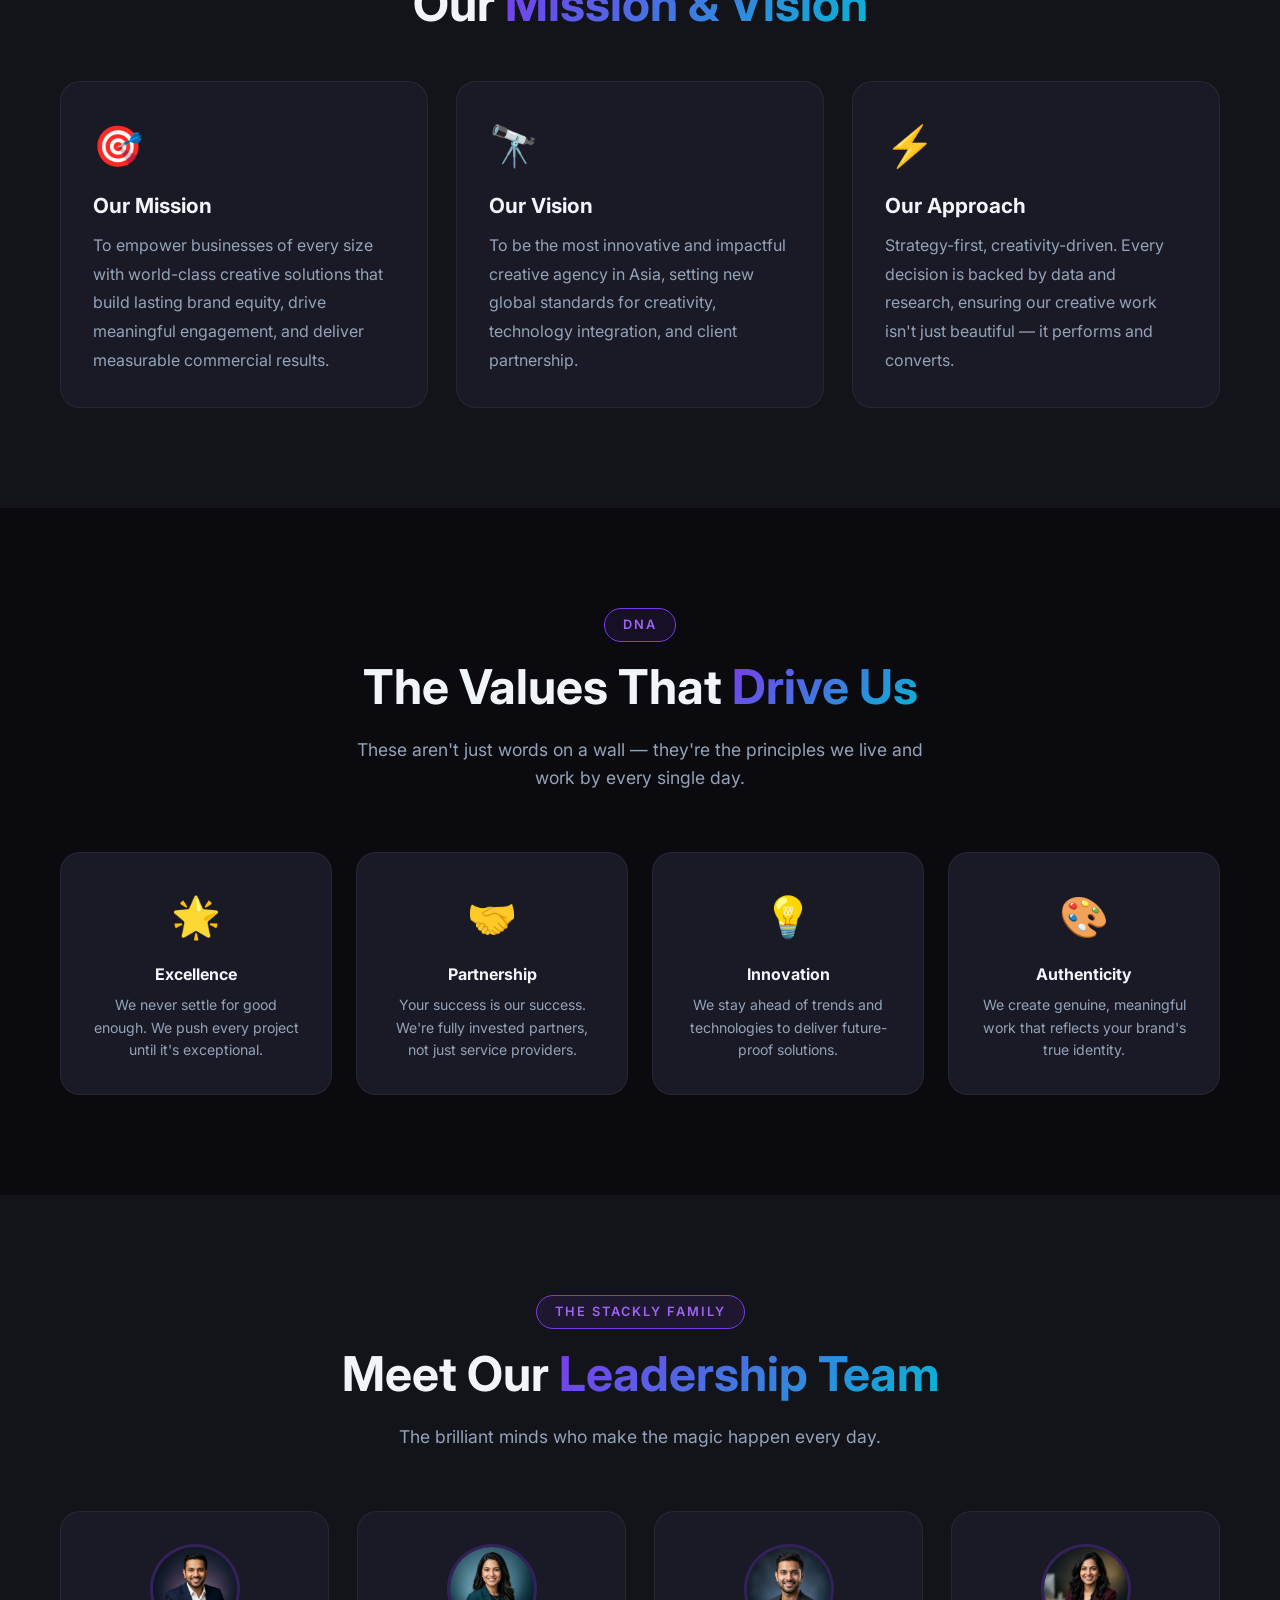
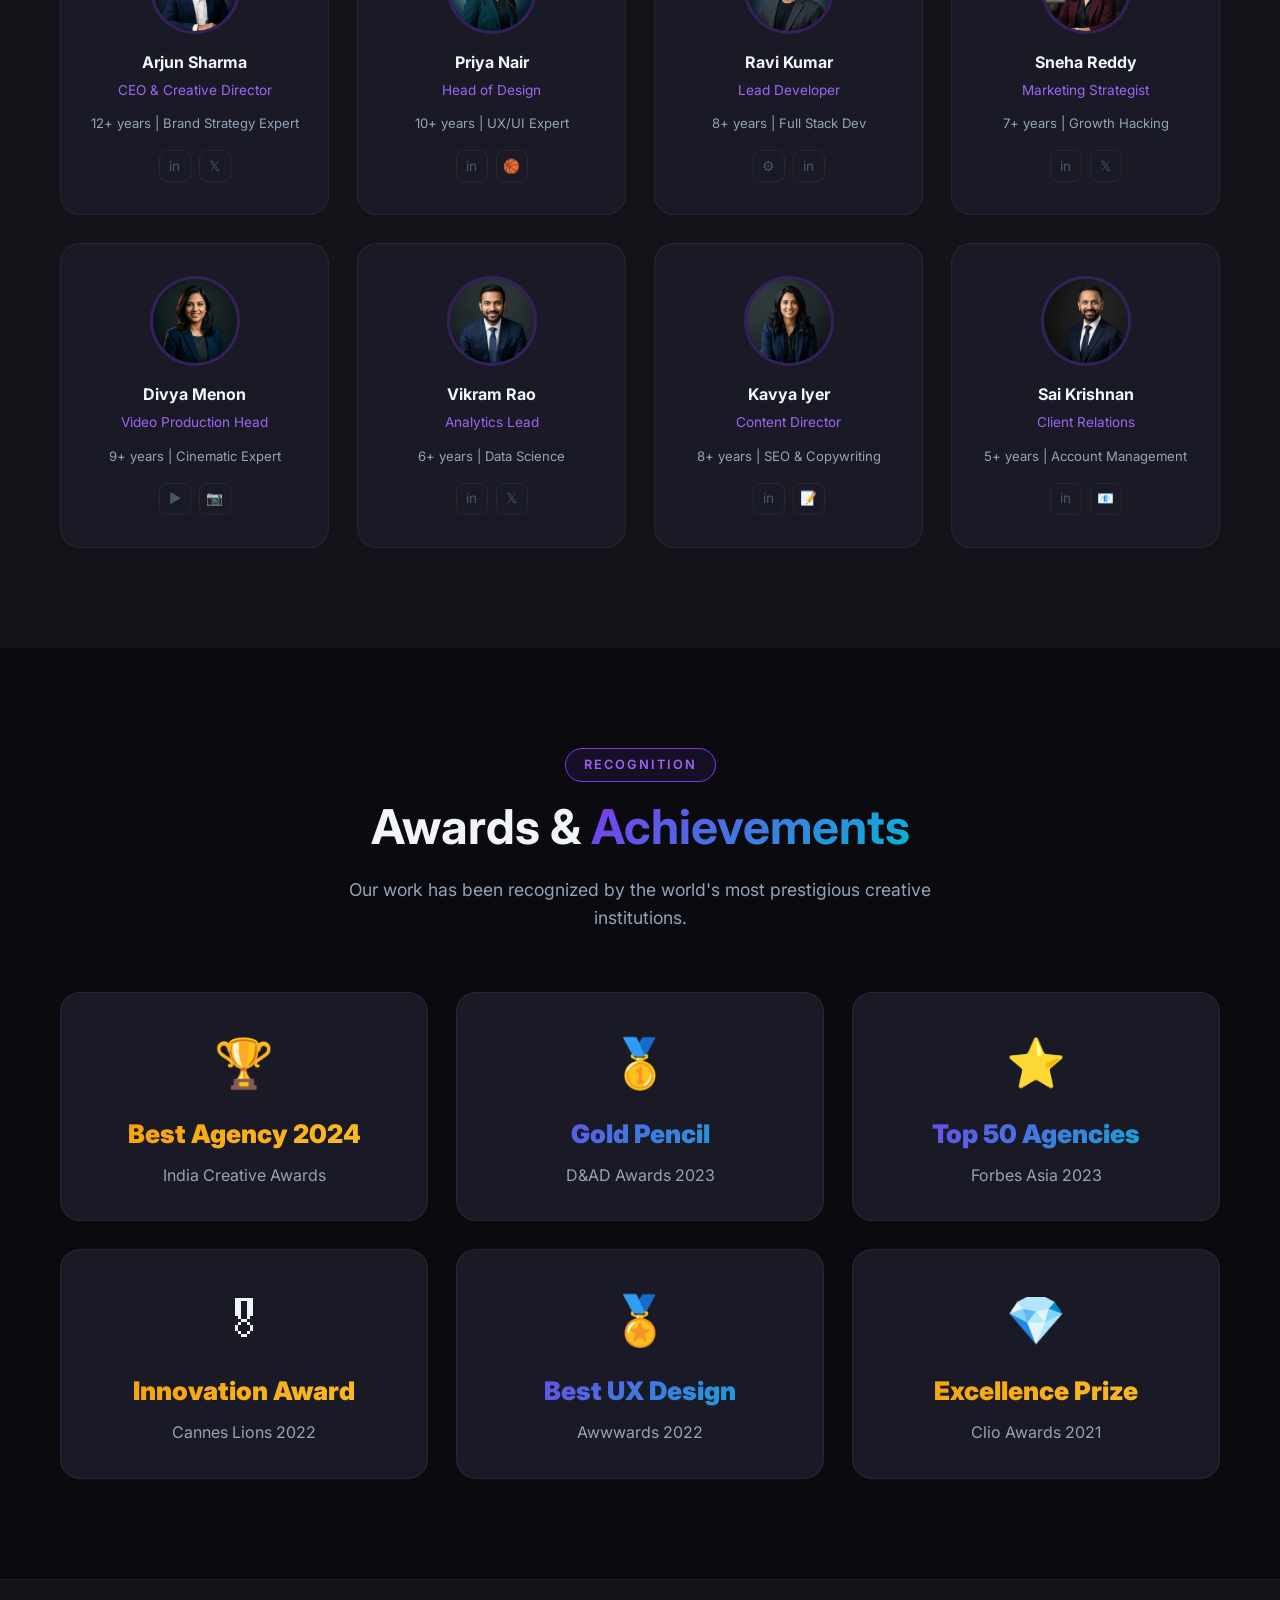
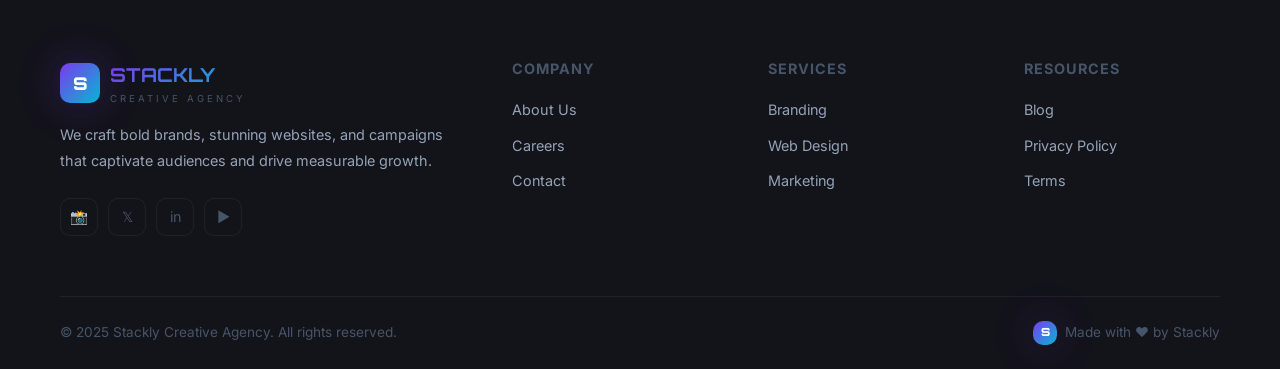
<file: about.html>
<!DOCTYPE html>
<html lang="en">
<head>
  <meta charset="UTF-8"/>
  <meta name="viewport" content="width=device-width, initial-scale=1.0"/>
  <title>About Us | Stackly Creative Agency</title>
  <meta name="description" content="Learn about Stackly Creative Agency — our story, mission, values, team, and the awards that recognize our excellence."/>
  <link rel="stylesheet" href="css/style.css"/>
</head>
<body>

<!-- NAVBAR -->
<nav class="navbar" id="navbar">
  <div class="container">
    <a href="index.html" class="navbar-logo">
      <div class="logo-icon">S</div>
      <div><div class="logo-text">STACKLY</div><div class="logo-sub">Creative Agency</div></div>
    </a>
    <ul class="nav-links">
      <li><a href="index.html">Home</a></li>
      <li><a href="about.html" class="active">About</a></li>
      <li><a href="services.html">Services</a></li>
      <li><a href="blog.html">Blog</a></li>
      <li><a href="contact.html">Contact</a></li>
    </ul>
    <div class="nav-cta">
      <a href="login.html" class="btn btn-outline btn-sm">Login</a>
      <a href="register.html" class="btn btn-primary btn-sm">Register</a>
    </div>
    <button class="hamburger" aria-label="Menu"><span></span><span></span><span></span></button>
  </div>
</nav>
<div class="mobile-menu">
  <button class="mobile-close">✕</button>
  <a href="index.html">Home</a><a href="about.html">About</a><a href="services.html">Services</a>
  <a href="blog.html">Blog</a><a href="contact.html">Contact</a>
  <a href="login.html" class="btn btn-outline" style="margin-top:16px">Login</a>
  <a href="register.html" class="btn btn-primary" style="margin-top:12px">Register</a>
</div>

<!-- ══ SECTION 1: HERO BANNER ══ -->
<section class="page-hero">
  <div class="page-hero-bg"></div>
  <div class="container" style="position:relative;z-index:1">
    <div class="breadcrumb"><a href="index.html">Home</a> / <span>About</span></div>
    <span class="section-badge">About Stackly</span>
    <h1 class="section-title" style="font-size:clamp(2.5rem,6vw,4.5rem)">The Creative Minds<br/>Behind <span class="gradient-text">Every Great Brand</span></h1>
    <p style="color:#94a3b8;font-size:1.1rem;max-width:580px;margin:0 auto">Since 2015, we've been relentlessly passionate about creating work that matters — work that inspires, connects, and delivers results.</p>
  </div>
</section>

<!-- ══ SECTION 2: OUR STORY ══ -->
<section>
  <div class="container">
    <div class="about-grid">
      <div class="animate-on-scroll">
        <span class="section-badge">Our Story</span>
        <h2 class="section-title">A Decade of <span class="gradient-text">Creative Excellence</span></h2>
        <p style="color:#94a3b8;margin-bottom:20px;line-height:1.8">Stackly was born in 2015 from a simple belief: every business deserves a brand that truly represents its potential. What started as a small team of three passionate designers in Hyderabad has grown into a full-service creative powerhouse with over 60 specialists across design, technology, and strategy.</p>
        <p style="color:#94a3b8;margin-bottom:20px;line-height:1.8">Over the past decade, we've partnered with startups, mid-size companies, and Fortune 500 enterprises across 25+ countries, delivering over 500 projects that have collectively generated billions in client revenue.</p>
        <p style="color:#94a3b8;line-height:1.8">Our approach is simple: we listen deeply, think boldly, and execute flawlessly. Every project is a new opportunity to create something the world hasn't seen before.</p>
        <div style="margin-top:32px;display:flex;gap:16px;flex-wrap:wrap">
          <a href="contact.html" class="btn btn-primary">Work With Us</a>
          <a href="error.html" class="btn btn-outline">Download Company Profile</a>
        </div>
      </div>
      <div class="about-img-wrap animate-on-scroll delay-2">
        <img src="images/team.webp" alt="Stackly Team"/>
        <div class="about-badge">
          <div style="font-size:1.8rem;font-weight:900;background:var(--gradient-hero);-webkit-background-clip:text;-webkit-text-fill-color:transparent;">60+</div>
          <div style="font-size:0.75rem;color:#94a3b8">Team Members</div>
        </div>
      </div>
    </div>
  </div>
</section>

<!-- ══ SECTION 3: MISSION & VISION ══ -->
<section style="background:var(--bg-secondary)">
  <div class="container" style="text-align:center">
    <span class="section-badge animate-on-scroll">Purpose</span>
    <h2 class="section-title animate-on-scroll">Our <span class="gradient-text">Mission & Vision</span></h2>
    <div class="services-grid" style="margin-top:48px">
      <div class="card animate-on-scroll" style="text-align:left">
        <div style="font-size:2.5rem;margin-bottom:16px">🎯</div>
        <h3 style="font-size:1.3rem;margin-bottom:12px">Our Mission</h3>
        <p style="color:#94a3b8;line-height:1.8">To empower businesses of every size with world-class creative solutions that build lasting brand equity, drive meaningful engagement, and deliver measurable commercial results.</p>
      </div>
      <div class="card animate-on-scroll delay-1" style="text-align:left">
        <div style="font-size:2.5rem;margin-bottom:16px">🔭</div>
        <h3 style="font-size:1.3rem;margin-bottom:12px">Our Vision</h3>
        <p style="color:#94a3b8;line-height:1.8">To be the most innovative and impactful creative agency in Asia, setting new global standards for creativity, technology integration, and client partnership.</p>
      </div>
      <div class="card animate-on-scroll delay-2" style="text-align:left">
        <div style="font-size:2.5rem;margin-bottom:16px">⚡</div>
        <h3 style="font-size:1.3rem;margin-bottom:12px">Our Approach</h3>
        <p style="color:#94a3b8;line-height:1.8">Strategy-first, creativity-driven. Every decision is backed by data and research, ensuring our creative work isn't just beautiful — it performs and converts.</p>
      </div>
    </div>
  </div>
</section>

<!-- ══ SECTION 4: CORE VALUES ══ -->
<section>
  <div class="container" style="text-align:center">
    <span class="section-badge animate-on-scroll">DNA</span>
    <h2 class="section-title animate-on-scroll">The Values That <span class="gradient-text">Drive Us</span></h2>
    <p class="section-desc animate-on-scroll">These aren't just words on a wall — they're the principles we live and work by every single day.</p>
    <div style="display:grid;grid-template-columns:repeat(4,1fr);gap:24px" class="values-grid">
      <div class="card animate-on-scroll" style="text-align:center">
        <div style="font-size:2.5rem;margin-bottom:16px">🌟</div>
        <h4 style="margin-bottom:10px">Excellence</h4>
        <p style="color:#94a3b8;font-size:0.88rem">We never settle for good enough. We push every project until it's exceptional.</p>
      </div>
      <div class="card animate-on-scroll delay-1" style="text-align:center">
        <div style="font-size:2.5rem;margin-bottom:16px">🤝</div>
        <h4 style="margin-bottom:10px">Partnership</h4>
        <p style="color:#94a3b8;font-size:0.88rem">Your success is our success. We're fully invested partners, not just service providers.</p>
      </div>
      <div class="card animate-on-scroll delay-2" style="text-align:center">
        <div style="font-size:2.5rem;margin-bottom:16px">💡</div>
        <h4 style="margin-bottom:10px">Innovation</h4>
        <p style="color:#94a3b8;font-size:0.88rem">We stay ahead of trends and technologies to deliver future-proof solutions.</p>
      </div>
      <div class="card animate-on-scroll delay-3" style="text-align:center">
        <div style="font-size:2.5rem;margin-bottom:16px">🎨</div>
        <h4 style="margin-bottom:10px">Authenticity</h4>
        <p style="color:#94a3b8;font-size:0.88rem">We create genuine, meaningful work that reflects your brand's true identity.</p>
      </div>
    </div>
  </div>
</section>

<!-- ══ SECTION 5: FULL TEAM ══ -->
<section style="background:var(--bg-secondary)">
  <div class="container" style="text-align:center">
    <span class="section-badge animate-on-scroll">The Stackly Family</span>
    <h2 class="section-title animate-on-scroll">Meet Our <span class="gradient-text">Leadership Team</span></h2>
    <p class="section-desc animate-on-scroll">The brilliant minds who make the magic happen every day.</p>
    <div class="team-grid">
      <div class="team-card animate-on-scroll">
        <img src="images/team_arjun.webp" alt="Arjun Sharma" class="team-avatar" style="object-fit:cover;"/>
        <div class="team-name">Arjun Sharma</div>
        <div class="team-role">CEO & Creative Director</div>
        <p style="color:#94a3b8;font-size:0.82rem;margin-bottom:16px">12+ years | Brand Strategy Expert</p>
        <div class="team-social"><a href="error.html">in</a><a href="error.html">𝕏</a></div>
      </div>
      <div class="team-card animate-on-scroll delay-1">
        <img src="images/team_priya.webp" alt="Priya Nair" class="team-avatar" style="object-fit:cover;"/>
        <div class="team-name">Priya Nair</div>
        <div class="team-role">Head of Design</div>
        <p style="color:#94a3b8;font-size:0.82rem;margin-bottom:16px">10+ years | UX/UI Expert</p>
        <div class="team-social"><a href="error.html">in</a><a href="error.html">🏀</a></div>
      </div>
      <div class="team-card animate-on-scroll delay-2">
        <img src="images/team_ravi.webp" alt="Ravi Kumar" class="team-avatar" style="object-fit:cover;"/>
        <div class="team-name">Ravi Kumar</div>
        <div class="team-role">Lead Developer</div>
        <p style="color:#94a3b8;font-size:0.82rem;margin-bottom:16px">8+ years | Full Stack Dev</p>
        <div class="team-social"><a href="error.html">⚙</a><a href="error.html">in</a></div>
      </div>
      <div class="team-card animate-on-scroll delay-3">
        <img src="images/team_sneha.webp" alt="Sneha Reddy" class="team-avatar" style="object-fit:cover;"/>
        <div class="team-name">Sneha Reddy</div>
        <div class="team-role">Marketing Strategist</div>
        <p style="color:#94a3b8;font-size:0.82rem;margin-bottom:16px">7+ years | Growth Hacking</p>
        <div class="team-social"><a href="error.html">in</a><a href="error.html">𝕏</a></div>
      </div>
      <div class="team-card animate-on-scroll">
        <img src="images/team_divya.webp" alt="Divya Menon" class="team-avatar" style="object-fit:cover;"/>
        <div class="team-name">Divya Menon</div>
        <div class="team-role">Video Production Head</div>
        <p style="color:#94a3b8;font-size:0.82rem;margin-bottom:16px">9+ years | Cinematic Expert</p>
        <div class="team-social"><a href="error.html">▶</a><a href="error.html">📷</a></div>
      </div>
      <div class="team-card animate-on-scroll delay-1">
        <img src="images/team_vikram.webp" alt="Vikram Rao" class="team-avatar" style="object-fit:cover;"/>
        <div class="team-name">Vikram Rao</div>
        <div class="team-role">Analytics Lead</div>
        <p style="color:#94a3b8;font-size:0.82rem;margin-bottom:16px">6+ years | Data Science</p>
        <div class="team-social"><a href="error.html">in</a><a href="error.html">𝕏</a></div>
      </div>
      <div class="team-card animate-on-scroll delay-2">
        <img src="images/team_kavya.webp" alt="Kavya Iyer" class="team-avatar" style="object-fit:cover;"/>
        <div class="team-name">Kavya Iyer</div>
        <div class="team-role">Content Director</div>
        <p style="color:#94a3b8;font-size:0.82rem;margin-bottom:16px">8+ years | SEO & Copywriting</p>
        <div class="team-social"><a href="error.html">in</a><a href="error.html">📝</a></div>
      </div>
      <div class="team-card animate-on-scroll delay-3">
        <img src="images/team_sai.webp" alt="Sai Krishnan" class="team-avatar" style="object-fit:cover;"/>
        <div class="team-name">Sai Krishnan</div>
        <div class="team-role">Client Relations</div>
        <p style="color:#94a3b8;font-size:0.82rem;margin-bottom:16px">5+ years | Account Management</p>
        <div class="team-social"><a href="error.html">in</a><a href="error.html">📧</a></div>
      </div>
    </div>
  </div>
</section>

<!-- ══ SECTION 6: AWARDS ══ -->
<section>
  <div class="container" style="text-align:center">
    <span class="section-badge animate-on-scroll">Recognition</span>
    <h2 class="section-title animate-on-scroll">Awards & <span class="gradient-text">Achievements</span></h2>
    <p class="section-desc animate-on-scroll">Our work has been recognized by the world's most prestigious creative institutions.</p>
    <div class="services-grid">
      <div class="card animate-on-scroll" style="text-align:center">
        <div style="font-size:3rem;margin-bottom:12px">🏆</div>
        <div style="font-size:1.6rem;font-weight:900;background:var(--gradient-gold);-webkit-background-clip:text;-webkit-text-fill-color:transparent">Best Agency 2024</div>
        <div style="color:#94a3b8;margin-top:8px">India Creative Awards</div>
      </div>
      <div class="card animate-on-scroll delay-1" style="text-align:center">
        <div style="font-size:3rem;margin-bottom:12px">🥇</div>
        <div style="font-size:1.6rem;font-weight:900;background:var(--gradient-hero);-webkit-background-clip:text;-webkit-text-fill-color:transparent">Gold Pencil</div>
        <div style="color:#94a3b8;margin-top:8px">D&AD Awards 2023</div>
      </div>
      <div class="card animate-on-scroll delay-2" style="text-align:center">
        <div style="font-size:3rem;margin-bottom:12px">⭐</div>
        <div style="font-size:1.6rem;font-weight:900;background:var(--gradient-hero);-webkit-background-clip:text;-webkit-text-fill-color:transparent">Top 50 Agencies</div>
        <div style="color:#94a3b8;margin-top:8px">Forbes Asia 2023</div>
      </div>
      <div class="card animate-on-scroll" style="text-align:center">
        <div style="font-size:3rem;margin-bottom:12px">🎖</div>
        <div style="font-size:1.6rem;font-weight:900;background:var(--gradient-gold);-webkit-background-clip:text;-webkit-text-fill-color:transparent">Innovation Award</div>
        <div style="color:#94a3b8;margin-top:8px">Cannes Lions 2022</div>
      </div>
      <div class="card animate-on-scroll delay-1" style="text-align:center">
        <div style="font-size:3rem;margin-bottom:12px">🏅</div>
        <div style="font-size:1.6rem;font-weight:900;background:var(--gradient-hero);-webkit-background-clip:text;-webkit-text-fill-color:transparent">Best UX Design</div>
        <div style="color:#94a3b8;margin-top:8px">Awwwards 2022</div>
      </div>
      <div class="card animate-on-scroll delay-2" style="text-align:center">
        <div style="font-size:3rem;margin-bottom:12px">💎</div>
        <div style="font-size:1.6rem;font-weight:900;background:var(--gradient-gold);-webkit-background-clip:text;-webkit-text-fill-color:transparent">Excellence Prize</div>
        <div style="color:#94a3b8;margin-top:8px">Clio Awards 2021</div>
      </div>
    </div>
  </div>
</section>

<!-- FOOTER -->
<footer>
  <div class="container">
    <div class="footer-grid">
      <div class="footer-brand">
        <a href="index.html" class="navbar-logo" style="display:inline-flex">
          <div class="logo-icon">S</div>
          <div><div class="logo-text">STACKLY</div><div class="logo-sub">Creative Agency</div></div>
        </a>
        <p>We craft bold brands, stunning websites, and campaigns that captivate audiences and drive measurable growth.</p>
        <div class="footer-social">
          <a href="error.html" class="social-icon">📸</a><a href="error.html" class="social-icon">𝕏</a>
          <a href="error.html" class="social-icon">in</a><a href="error.html" class="social-icon">▶</a>
        </div>
      </div>
      <div class="footer-col"><h4>Company</h4><ul>
        <li><a href="about.html">About Us</a></li><li><a href="error.html">Careers</a></li>
        <li><a href="contact.html">Contact</a></li>
      </ul></div>
      <div class="footer-col"><h4>Services</h4><ul>
        <li><a href="services.html">Branding</a></li><li><a href="services.html">Web Design</a></li>
        <li><a href="services.html">Marketing</a></li>
      </ul></div>
      <div class="footer-col"><h4>Resources</h4><ul>
        <li><a href="blog.html">Blog</a></li><li><a href="error.html">Privacy Policy</a></li>
        <li><a href="error.html">Terms</a></li>
      </ul></div>
    </div>
    <div class="footer-bottom">
      <span>© 2025 Stackly Creative Agency. All rights reserved.</span>
      <span style="display:flex;align-items:center;gap:8px"><span class="logo-icon" style="width:24px;height:24px;font-size:0.7rem">S</span>Made with ❤ by Stackly</span>
    </div>
  </div>
</footer>

<script src="js/main.js"></script>
<style>
  @media(max-width:768px){.values-grid{grid-template-columns:1fr 1fr!important}}
  @media(max-width:480px){.values-grid{grid-template-columns:1fr!important}}
</style>
</body>
</html>
</file>
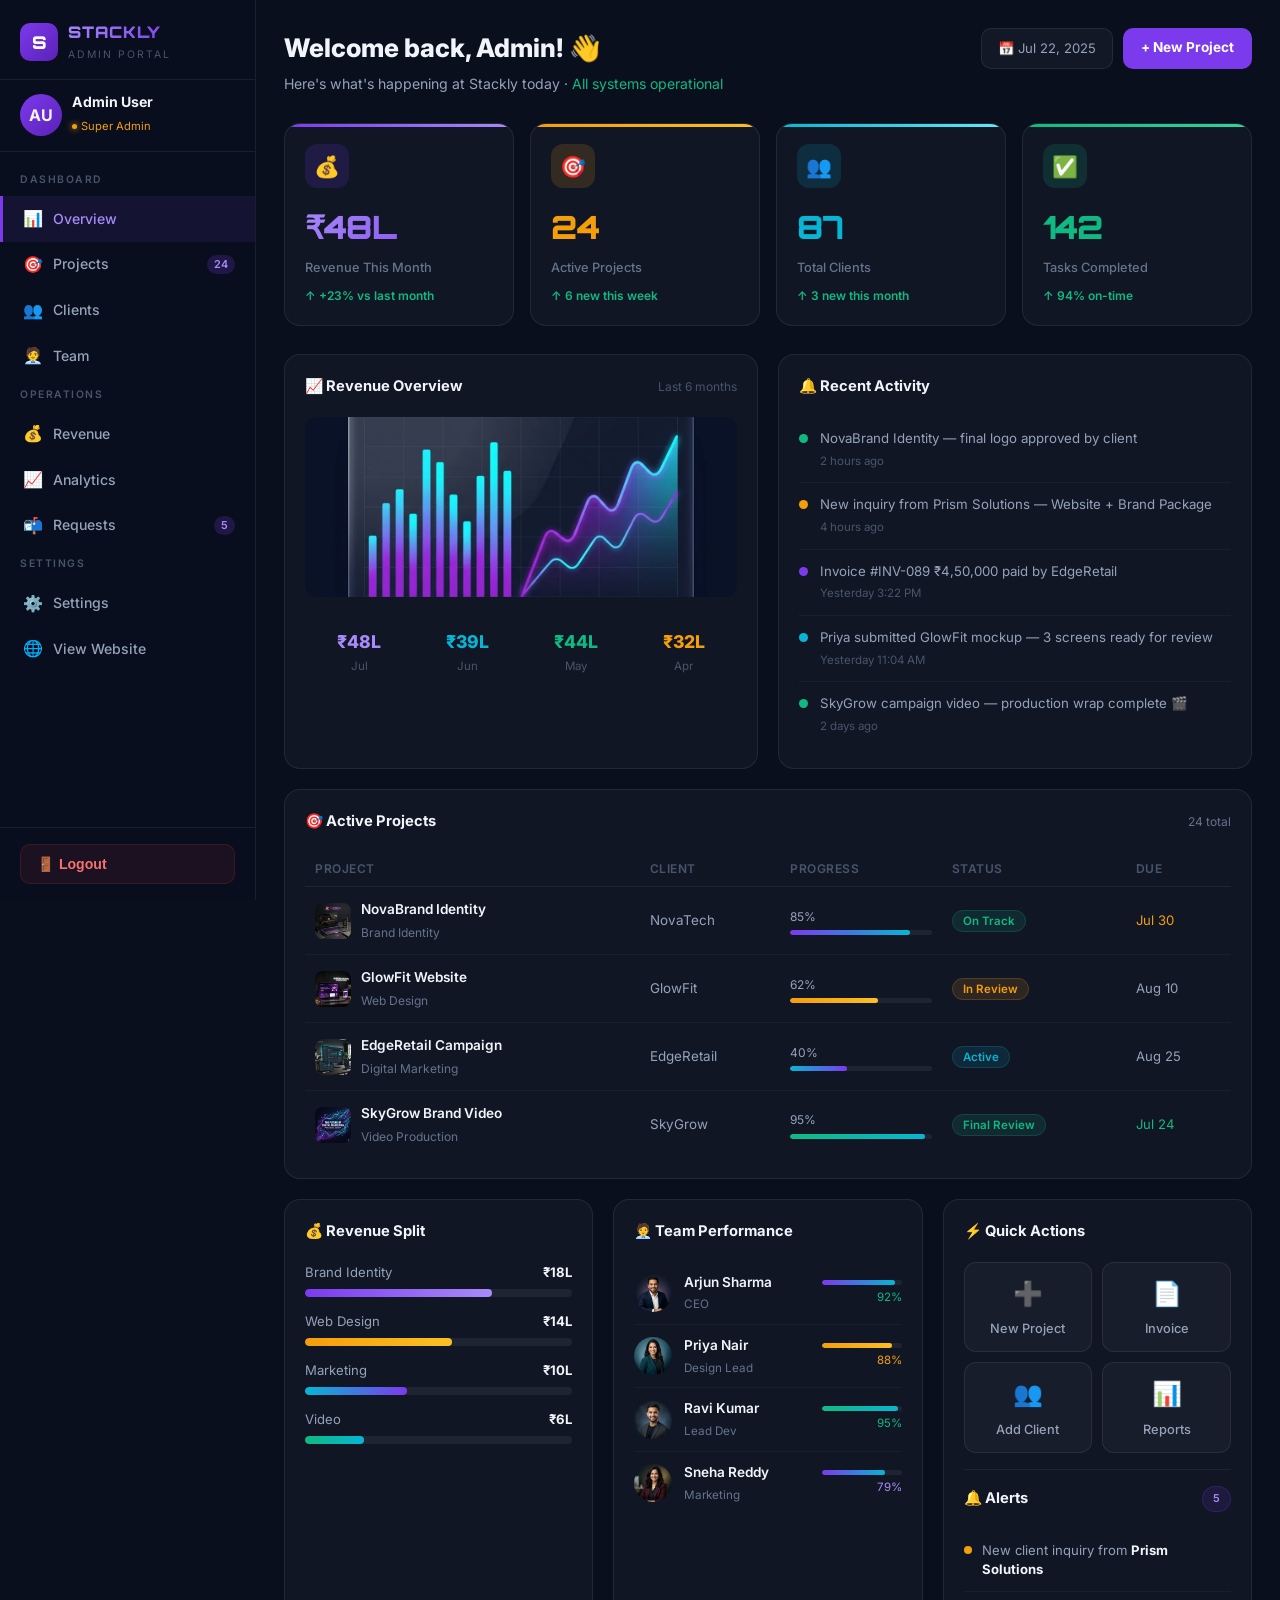
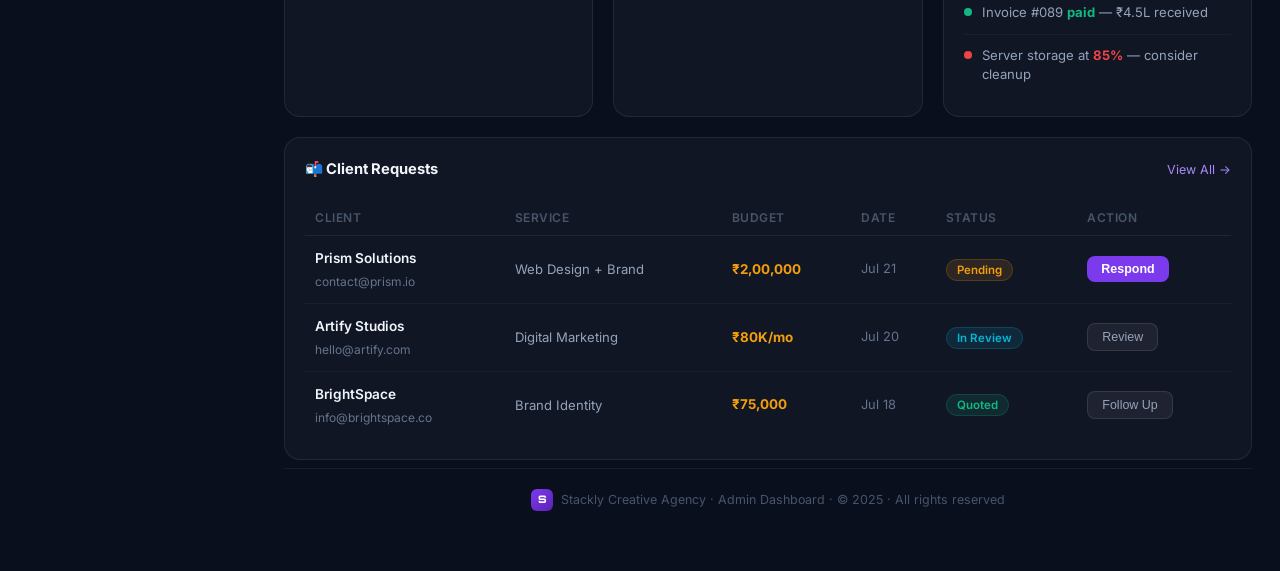
<file: admin-dashboard.html>
<!DOCTYPE html>
<html lang="en">
<head>
  <meta charset="UTF-8"/>
  <meta name="viewport" content="width=device-width, initial-scale=1.0"/>
  <title>Admin Dashboard | Stackly Creative Agency</title>
  <link rel="preconnect" href="https://fonts.googleapis.com"/>
  <link href="https://fonts.googleapis.com/css2?family=Inter:wght@300;400;500;600;700;800;900&family=Orbitron:wght@700;900&display=swap" rel="stylesheet"/>
  <link rel="stylesheet" href="css/style.css"/>
  <style>
    *{box-sizing:border-box;margin:0;padding:0}
    body{background:#0a0f1e;color:#f1f5f9;font-family:'Inter',sans-serif;overflow-x:hidden}

    /* ── MOBILE TOPBAR ── */
    .mob-topbar{display:none;position:fixed;top:0;left:0;right:0;height:60px;background:rgba(10,15,30,0.95);backdrop-filter:blur(20px);border-bottom:1px solid rgba(255,255,255,0.07);z-index:1000;align-items:center;justify-content:space-between;padding:0 16px;gap:12px}
    .mob-topbar .mob-logo{display:flex;align-items:center;gap:8px;text-decoration:none}
    .mob-topbar .mob-hamburger{background:none;border:none;color:#94a3b8;font-size:1.4rem;cursor:pointer;padding:4px 8px;border-radius:8px;transition:background 0.2s}
    .mob-topbar .mob-hamburger:hover{background:rgba(255,255,255,0.06)}
    .mob-avatar{width:34px;height:34px;border-radius:50%;background:var(--gradient-hero);display:flex;align-items:center;justify-content:center;font-weight:700;font-size:0.82rem;cursor:pointer;flex-shrink:0}
    @media(max-width:900px){.mob-topbar{display:flex}}

    /* ── SIDEBAR ── */
    .sidebar{position:fixed;top:0;left:0;bottom:0;width:256px;background:rgba(10,15,30,0.97);backdrop-filter:blur(24px);border-right:1px solid rgba(255,255,255,0.07);display:flex;flex-direction:column;z-index:900;transition:transform 0.3s cubic-bezier(0.4,0,0.2,1)}
    @media(max-width:900px){.sidebar{transform:translateX(-100%)}.sidebar.open{transform:translateX(0)}}
    .sidebar-overlay{display:none;position:fixed;inset:0;background:rgba(0,0,0,0.5);z-index:850;backdrop-filter:blur(2px)}
    @media(max-width:900px){.sidebar-overlay.show{display:block}}

    .sb-brand{padding:20px 20px 16px;border-bottom:1px solid rgba(255,255,255,0.07);display:flex;align-items:center;gap:10px}
    .sb-logo-icon{width:38px;height:38px;border-radius:10px;background:linear-gradient(135deg,#7c3aed,#5b21b6);display:flex;align-items:center;justify-content:center;font-weight:900;font-size:1.1rem;color:#fff;font-family:'Orbitron',sans-serif;flex-shrink:0}
    .sb-logo-text{font-family:'Orbitron',sans-serif;font-size:1rem;font-weight:900;background:linear-gradient(135deg,#a78bfa,#7c3aed);-webkit-background-clip:text;-webkit-text-fill-color:transparent;background-clip:text;letter-spacing:1px}
    .sb-logo-sub{font-size:0.65rem;color:#475569;letter-spacing:2px;text-transform:uppercase;margin-top:1px}

    .sb-profile{padding:14px 20px;border-bottom:1px solid rgba(255,255,255,0.07);display:flex;align-items:center;gap:10px}
    .sb-avatar{width:42px;height:42px;border-radius:50%;background:linear-gradient(135deg,#7c3aed,#5b21b6);display:flex;align-items:center;justify-content:center;font-weight:700;font-size:1rem;flex-shrink:0}
    .sb-name{font-weight:700;font-size:0.88rem;line-height:1.2}
    .sb-badge{display:inline-flex;align-items:center;gap:4px;font-size:0.7rem;color:#f59e0b;margin-top:2px}
    .sb-badge-dot{width:5px;height:5px;background:#f59e0b;border-radius:50%;box-shadow:0 0 6px #f59e0b}

    .sb-nav{flex:1;overflow-y:auto;padding:12px 0;scrollbar-width:none}
    .sb-nav::-webkit-scrollbar{display:none}
    .sb-section-label{padding:8px 20px;font-size:0.65rem;color:#475569;text-transform:uppercase;letter-spacing:1.5px;font-weight:600}
    .sb-item{display:flex;align-items:center;gap:10px;padding:10px 20px;color:#94a3b8;text-decoration:none;font-size:0.88rem;font-weight:500;transition:all 0.2s;cursor:pointer;border-left:3px solid transparent}
    .sb-item:hover,.sb-item.active{color:#f1f5f9;background:rgba(124,58,237,0.1);border-left-color:#7c3aed}
    .sb-item.active{color:#a78bfa}
    .sb-icon{font-size:1rem;width:20px;text-align:center;flex-shrink:0}
    .sb-badge-count{margin-left:auto;background:rgba(124,58,237,0.2);color:#a78bfa;border-radius:10px;font-size:0.68rem;padding:1px 7px;font-weight:600}

    .sb-footer{padding:16px 20px;border-top:1px solid rgba(255,255,255,0.07)}
    .sb-logout{width:100%;display:flex;align-items:center;gap:10px;padding:11px 16px;border-radius:10px;background:rgba(239,68,68,0.08);border:1px solid rgba(239,68,68,0.15);color:#f87171;cursor:pointer;font-size:0.88rem;font-weight:600;transition:all 0.2s}
    .sb-logout:hover{background:rgba(239,68,68,0.15);border-color:rgba(239,68,68,0.3)}

    /* ── MAIN CONTENT ── */
    .main-wrap{margin-left:256px;min-height:100vh;transition:margin-left 0.3s}
    @media(max-width:900px){.main-wrap{margin-left:0;padding-top:60px}}
    .main-inner{padding:28px 28px 40px}
    @media(max-width:600px){.main-inner{padding:16px 14px 32px}}

    /* ── HEADER ── */
    .dash-header-row{display:flex;justify-content:space-between;align-items:flex-start;gap:16px;margin-bottom:28px;flex-wrap:wrap}
    .dash-title-big{font-size:1.6rem;font-weight:800;margin-bottom:4px}
    .dash-sub{color:#94a3b8;font-size:0.88rem}

    /* ── STAT CARDS ── */
    .stats-row{display:grid;grid-template-columns:repeat(4,1fr);gap:16px;margin-bottom:28px}
    @media(max-width:1100px){.stats-row{grid-template-columns:repeat(2,1fr)}}
    @media(max-width:500px){.stats-row{grid-template-columns:1fr}}
    .stat-card-d{background:rgba(255,255,255,0.03);border:1px solid rgba(255,255,255,0.08);border-radius:16px;padding:20px;position:relative;overflow:hidden;transition:transform 0.3s,box-shadow 0.3s}
    .stat-card-d:hover{transform:translateY(-3px);box-shadow:0 12px 40px rgba(0,0,0,0.4)}
    .stat-card-d::before{content:'';position:absolute;top:0;left:0;right:0;height:3px;border-radius:16px 16px 0 0}
    .stat-card-d.purple::before{background:linear-gradient(90deg,#7c3aed,#a78bfa)}
    .stat-card-d.gold::before{background:linear-gradient(90deg,#f59e0b,#fbbf24)}
    .stat-card-d.cyan::before{background:linear-gradient(90deg,#06b6d4,#67e8f9)}
    .stat-card-d.green::before{background:linear-gradient(90deg,#10b981,#34d399)}
    .stat-card-icon-d{width:44px;height:44px;border-radius:12px;display:flex;align-items:center;justify-content:center;font-size:1.3rem;margin-bottom:14px}
    .stat-val{font-size:2rem;font-weight:900;font-family:'Orbitron',sans-serif;letter-spacing:-1px;margin-bottom:4px}
    .stat-lbl{color:#64748b;font-size:0.8rem;font-weight:500;margin-bottom:8px}
    .stat-change{font-size:0.75rem;font-weight:600;display:flex;align-items:center;gap:4px}
    .up{color:#10b981}.down{color:#ef4444}

    /* ── GRID ROWS ── */
    .grid-2{display:grid;grid-template-columns:1fr 1fr;gap:20px;margin-bottom:20px}
    .grid-3{display:grid;grid-template-columns:1fr 1fr 1fr;gap:20px;margin-bottom:20px}
    @media(max-width:1100px){.grid-3{grid-template-columns:1fr 1fr}}
    @media(max-width:750px){.grid-2,.grid-3{grid-template-columns:1fr}}

    /* ── CARDS ── */
    .d-card{background:rgba(255,255,255,0.03);border:1px solid rgba(255,255,255,0.08);border-radius:16px;padding:20px;overflow:hidden}
    .d-card-title{display:flex;align-items:center;justify-content:space-between;margin-bottom:18px;font-size:0.92rem;font-weight:700;color:#f1f5f9}

    /* CHART BANNER */
    .chart-banner{width:100%;height:180px;object-fit:cover;border-radius:12px;margin-bottom:16px}
    .chart-bar-wrap{display:flex;align-items:flex-end;gap:6px;height:80px;margin-top:8px}
    .chart-bar{flex:1;border-radius:4px 4px 0 0;transition:opacity 0.3s;cursor:pointer}
    .chart-bar:hover{opacity:0.8}
    .chart-labels{display:flex;gap:6px;margin-top:4px}
    .chart-label{flex:1;text-align:center;font-size:0.65rem;color:#475569}

    /* PROGRESS TABLE */
    .proj-table{width:100%;border-collapse:collapse;font-size:0.84rem}
    .proj-table th{padding:8px 10px;color:#475569;font-weight:600;text-align:left;border-bottom:1px solid rgba(255,255,255,0.06);font-size:0.75rem;text-transform:uppercase;letter-spacing:0.5px}
    .proj-table td{padding:12px 10px;border-bottom:1px solid rgba(255,255,255,0.04);vertical-align:middle}
    .proj-table tr:last-child td{border-bottom:none}
    .proj-thumb{width:36px;height:36px;border-radius:8px;object-fit:cover;flex-shrink:0}
    .proj-name{font-weight:600;color:#f1f5f9;font-size:0.85rem}
    .proj-client{color:#64748b;font-size:0.75rem;margin-top:2px}
    .pbar{height:5px;background:rgba(255,255,255,0.06);border-radius:50px;overflow:hidden;min-width:80px}
    .pbar-fill{height:100%;border-radius:50px;background:linear-gradient(90deg,#7c3aed,#06b6d4)}
    .badge-sm{padding:3px 10px;border-radius:50px;font-size:0.72rem;font-weight:600}
    .badge-success{background:rgba(16,185,129,0.12);color:#10b981;border:1px solid rgba(16,185,129,0.2)}
    .badge-warning{background:rgba(245,158,11,0.12);color:#f59e0b;border:1px solid rgba(245,158,11,0.2)}
    .badge-info{background:rgba(6,182,212,0.12);color:#06b6d4;border:1px solid rgba(6,182,212,0.2)}
    .badge-purple{background:rgba(124,58,237,0.12);color:#a78bfa;border:1px solid rgba(124,58,237,0.2)}

    /* ACTIVITY */
    .activity-item{display:flex;gap:12px;align-items:flex-start;padding:12px 0;border-bottom:1px solid rgba(255,255,255,0.04)}
    .activity-item:last-child{border-bottom:none}
    .a-dot{width:9px;height:9px;border-radius:50%;flex-shrink:0;margin-top:5px}
    .a-text{font-size:0.83rem;color:#94a3b8;line-height:1.5}
    .a-time{font-size:0.72rem;color:#475569;margin-top:3px}

    /* TEAM ROW */
    .team-mini{display:flex;align-items:center;gap:12px;padding:10px 0;border-bottom:1px solid rgba(255,255,255,0.04)}
    .team-mini:last-child{border-bottom:none}
    .team-mini-av{width:38px;height:38px;border-radius:50%;object-fit:cover;flex-shrink:0}
    .team-mini-name{font-size:0.85rem;font-weight:600;margin-bottom:2px}
    .team-mini-role{font-size:0.73rem;color:#64748b}

    /* QUICK ACTIONS */
    .qa-grid{display:grid;grid-template-columns:1fr 1fr;gap:10px}
    .qa-btn{padding:12px;border-radius:12px;border:1px solid rgba(255,255,255,0.08);background:rgba(255,255,255,0.03);display:flex;flex-direction:column;align-items:center;gap:6px;cursor:pointer;transition:all 0.2s;text-decoration:none;color:#94a3b8;font-size:0.8rem;font-weight:500;text-align:center}
    .qa-btn:hover{background:rgba(124,58,237,0.1);border-color:rgba(124,58,237,0.3);color:#a78bfa}
    .qa-icon{font-size:1.5rem}

    /* NOTIF */
    .notif-item{display:flex;gap:10px;align-items:flex-start;padding:11px 0;border-bottom:1px solid rgba(255,255,255,0.04)}
    .notif-item:last-child{border-bottom:none}
    .notif-dot{width:8px;height:8px;border-radius:50%;flex-shrink:0;margin-top:5px}
    .notif-text{font-size:0.82rem;color:#94a3b8;line-height:1.5}

    /* REVENUE BARS */
    .rev-item{margin-bottom:14px}
    .rev-label{display:flex;justify-content:space-between;font-size:0.82rem;margin-bottom:6px;color:#94a3b8}
    .rev-label strong{color:#f1f5f9}
    .rev-bar{height:8px;background:rgba(255,255,255,0.06);border-radius:50px;overflow:hidden}
    .rev-fill{height:100%;border-radius:50px}

    /* FOOTER */
    .dash-footer{text-align:center;padding:20px 0;border-top:1px solid rgba(255,255,255,0.06);color:#475569;font-size:0.78rem;display:flex;align-items:center;justify-content:center;gap:8px;margin-top:8px;flex-wrap:wrap}
  </style>
</head>
<body>

<!-- SIDEBAR OVERLAY (mobile) -->
<div class="sidebar-overlay" id="sb-overlay" onclick="closeSidebar()"></div>

<!-- MOBILE TOPBAR -->
<div class="mob-topbar">
  <button class="mob-hamburger" onclick="openSidebar()">☰</button>
  <a href="admin-dashboard.html" class="mob-logo">
    <div class="sb-logo-icon" style="width:30px;height:30px;font-size:0.85rem">S</div>
    <span class="sb-logo-text" style="font-size:0.9rem">STACKLY</span>
  </a>
  <div class="mob-avatar" id="mob-av" onclick="AUTH&&AUTH.logout&&AUTH.logout()">AD</div>
</div>

<!-- SIDEBAR -->
<aside class="sidebar" id="sidebar">
  <!-- Brand -->
  <a href="admin-dashboard.html" class="sb-brand" style="text-decoration:none;color:inherit">
    <div class="sb-logo-icon">S</div>
    <div>
      <div class="sb-logo-text">STACKLY</div>
      <div class="sb-logo-sub">Admin Portal</div>
    </div>
  </a>

  <!-- Profile -->
  <div class="sb-profile">
    <div class="sb-avatar" id="sb-avatar">AD</div>
    <div>
      <div class="sb-name" id="sb-name">Admin</div>
      <div class="sb-badge"><span class="sb-badge-dot"></span> Super Admin</div>
    </div>
  </div>

  <!-- Nav -->
  <nav class="sb-nav">
    <div class="sb-section-label">Dashboard</div>
    <div class="sb-item active" onclick="showSec('overview',this)"><span class="sb-icon">📊</span> Overview</div>
    <div class="sb-item" onclick="showSec('projects',this)"><span class="sb-icon">🎯</span> Projects <span class="sb-badge-count">24</span></div>
    <div class="sb-item" onclick="showSec('clients',this)"><span class="sb-icon">👥</span> Clients</div>
    <div class="sb-item" onclick="showSec('team',this)"><span class="sb-icon">🧑‍💼</span> Team</div>

    <div class="sb-section-label">Operations</div>
    <div class="sb-item" onclick="showSec('revenue',this)"><span class="sb-icon">💰</span> Revenue</div>
    <div class="sb-item" onclick="showSec('analytics',this)"><span class="sb-icon">📈</span> Analytics</div>
    <div class="sb-item" onclick="showSec('requests',this)"><span class="sb-icon">📬</span> Requests <span class="sb-badge-count">5</span></div>

    <div class="sb-section-label">Settings</div>
    <div class="sb-item" onclick="showSec('settings',this)"><span class="sb-icon">⚙️</span> Settings</div>
    <a class="sb-item" href="index.html"><span class="sb-icon">🌐</span> View Website</a>
  </nav>

  <div class="sb-footer">
    <button class="sb-logout" onclick="AUTH.logout()">🚪 Logout</button>
  </div>
</aside>

<!-- MAIN CONTENT -->
<div class="main-wrap">
  <div class="main-inner">

    <!-- ── OVERVIEW SECTION ── -->
    <div id="sec-overview">
      <!-- Header -->
      <div class="dash-header-row">
        <div>
          <div class="dash-title-big" id="admin-greeting">Welcome back! 👋</div>
          <div class="dash-sub">Here's what's happening at Stackly today · <span style="color:#10b981">All systems operational</span></div>
        </div>
        <div style="display:flex;gap:10px;flex-wrap:wrap">
          <div style="padding:9px 16px;background:rgba(255,255,255,0.04);border:1px solid rgba(255,255,255,0.08);border-radius:10px;font-size:0.82rem;color:#94a3b8">📅 Jul 22, 2025</div>
          <a href="contact.html" style="padding:9px 18px;background:#7c3aed;border-radius:10px;font-size:0.85rem;font-weight:700;color:#fff;text-decoration:none;transition:background 0.2s" onmouseover="this.style.background='#6d28d9'" onmouseout="this.style.background='#7c3aed'">+ New Project</a>
        </div>
      </div>

      <!-- STAT CARDS -->
      <div class="stats-row">
        <div class="stat-card-d purple">
          <div class="stat-card-icon-d" style="background:rgba(124,58,237,0.15)">💰</div>
          <div class="stat-val" style="background:linear-gradient(135deg,#a78bfa,#7c3aed);-webkit-background-clip:text;-webkit-text-fill-color:transparent;background-clip:text">₹48L</div>
          <div class="stat-lbl">Revenue This Month</div>
          <div class="stat-change up">↑ +23% vs last month</div>
        </div>
        <div class="stat-card-d gold">
          <div class="stat-card-icon-d" style="background:rgba(245,158,11,0.15)">🎯</div>
          <div class="stat-val" style="color:#f59e0b">24</div>
          <div class="stat-lbl">Active Projects</div>
          <div class="stat-change up">↑ 6 new this week</div>
        </div>
        <div class="stat-card-d cyan">
          <div class="stat-card-icon-d" style="background:rgba(6,182,212,0.15)">👥</div>
          <div class="stat-val" style="color:#06b6d4">87</div>
          <div class="stat-lbl">Total Clients</div>
          <div class="stat-change up">↑ 3 new this month</div>
        </div>
        <div class="stat-card-d green">
          <div class="stat-card-icon-d" style="background:rgba(16,185,129,0.15)">✅</div>
          <div class="stat-val" style="color:#10b981">142</div>
          <div class="stat-lbl">Tasks Completed</div>
          <div class="stat-change up">↑ 94% on-time</div>
        </div>
      </div>

      <!-- CHART + ACTIVITY -->
      <div class="grid-2">
        <div class="d-card">
          <div class="d-card-title">📈 Revenue Overview <span style="font-size:0.75rem;color:#475569;font-weight:400">Last 6 months</span></div>
          <img src="images/dash_chart.webp" alt="Revenue Chart" class="chart-banner"/>
          <div style="display:flex;justify-content:space-around;margin-top:8px">
            <div style="text-align:center"><div style="font-size:1.1rem;font-weight:800;color:#a78bfa">₹48L</div><div style="font-size:0.72rem;color:#475569">Jul</div></div>
            <div style="text-align:center"><div style="font-size:1.1rem;font-weight:800;color:#06b6d4">₹39L</div><div style="font-size:0.72rem;color:#475569">Jun</div></div>
            <div style="text-align:center"><div style="font-size:1.1rem;font-weight:800;color:#10b981">₹44L</div><div style="font-size:0.72rem;color:#475569">May</div></div>
            <div style="text-align:center"><div style="font-size:1.1rem;font-weight:800;color:#f59e0b">₹32L</div><div style="font-size:0.72rem;color:#475569">Apr</div></div>
          </div>
        </div>

        <div class="d-card">
          <div class="d-card-title">🔔 Recent Activity</div>
          <div class="activity-item"><div class="a-dot" style="background:#10b981"></div><div><div class="a-text">NovaBrand Identity — final logo approved by client</div><div class="a-time">2 hours ago</div></div></div>
          <div class="activity-item"><div class="a-dot" style="background:#f59e0b"></div><div><div class="a-text">New inquiry from Prism Solutions — Website + Brand Package</div><div class="a-time">4 hours ago</div></div></div>
          <div class="activity-item"><div class="a-dot" style="background:#7c3aed"></div><div><div class="a-text">Invoice #INV-089 ₹4,50,000 paid by EdgeRetail</div><div class="a-time">Yesterday 3:22 PM</div></div></div>
          <div class="activity-item"><div class="a-dot" style="background:#06b6d4"></div><div><div class="a-text">Priya submitted GlowFit mockup — 3 screens ready for review</div><div class="a-time">Yesterday 11:04 AM</div></div></div>
          <div class="activity-item"><div class="a-dot" style="background:#10b981"></div><div><div class="a-text">SkyGrow campaign video — production wrap complete 🎬</div><div class="a-time">2 days ago</div></div></div>
        </div>
      </div>

      <!-- PROJECTS TABLE -->
      <div class="d-card" style="margin-bottom:20px">
        <div class="d-card-title">🎯 Active Projects
          <span style="font-size:0.75rem;color:#64748b;font-weight:400">24 total</span>
        </div>
        <div style="overflow-x:auto">
          <table class="proj-table">
            <thead><tr>
              <th>Project</th><th>Client</th><th>Progress</th><th>Status</th><th>Due</th>
            </tr></thead>
            <tbody>
              <tr>
                <td><div style="display:flex;align-items:center;gap:10px"><img src="images/dash_project.webp" class="proj-thumb" alt=""/><div><div class="proj-name">NovaBrand Identity</div><div class="proj-client">Brand Identity</div></div></div></td>
                <td style="color:#94a3b8">NovaTech</td>
                <td><div style="font-size:0.75rem;color:#94a3b8;margin-bottom:4px">85%</div><div class="pbar"><div class="pbar-fill" style="width:85%"></div></div></td>
                <td><span class="badge-sm badge-success">On Track</span></td>
                <td style="color:#f59e0b;font-size:0.82rem">Jul 30</td>
              </tr>
              <tr>
                <td><div style="display:flex;align-items:center;gap:10px"><img src="images/portfolio1.webp" class="proj-thumb" alt=""/><div><div class="proj-name">GlowFit Website</div><div class="proj-client">Web Design</div></div></div></td>
                <td style="color:#94a3b8">GlowFit</td>
                <td><div style="font-size:0.75rem;color:#94a3b8;margin-bottom:4px">62%</div><div class="pbar"><div class="pbar-fill" style="width:62%;background:linear-gradient(90deg,#f59e0b,#fbbf24)"></div></div></td>
                <td><span class="badge-sm badge-warning">In Review</span></td>
                <td style="color:#94a3b8;font-size:0.82rem">Aug 10</td>
              </tr>
              <tr>
                <td><div style="display:flex;align-items:center;gap:10px"><img src="images/portfolio2.webp" class="proj-thumb" alt=""/><div><div class="proj-name">EdgeRetail Campaign</div><div class="proj-client">Digital Marketing</div></div></div></td>
                <td style="color:#94a3b8">EdgeRetail</td>
                <td><div style="font-size:0.75rem;color:#94a3b8;margin-bottom:4px">40%</div><div class="pbar"><div class="pbar-fill" style="width:40%;background:linear-gradient(90deg,#06b6d4,#7c3aed)"></div></div></td>
                <td><span class="badge-sm badge-info">Active</span></td>
                <td style="color:#94a3b8;font-size:0.82rem">Aug 25</td>
              </tr>
              <tr>
                <td><div style="display:flex;align-items:center;gap:10px"><img src="images/blog1.webp" class="proj-thumb" alt=""/><div><div class="proj-name">SkyGrow Brand Video</div><div class="proj-client">Video Production</div></div></div></td>
                <td style="color:#94a3b8">SkyGrow</td>
                <td><div style="font-size:0.75rem;color:#94a3b8;margin-bottom:4px">95%</div><div class="pbar"><div class="pbar-fill" style="width:95%;background:linear-gradient(90deg,#10b981,#06b6d4)"></div></div></td>
                <td><span class="badge-sm badge-success">Final Review</span></td>
                <td style="color:#10b981;font-size:0.82rem">Jul 24</td>
              </tr>
            </tbody>
          </table>
        </div>
      </div>

      <!-- 3-COL ROW -->
      <div class="grid-3">
        <!-- Revenue Breakdown -->
        <div class="d-card">
          <div class="d-card-title">💰 Revenue Split</div>
          <div class="rev-item"><div class="rev-label"><span>Brand Identity</span><strong>₹18L</strong></div><div class="rev-bar"><div class="rev-fill" style="width:70%;background:linear-gradient(90deg,#7c3aed,#a78bfa)"></div></div></div>
          <div class="rev-item"><div class="rev-label"><span>Web Design</span><strong>₹14L</strong></div><div class="rev-bar"><div class="rev-fill" style="width:55%;background:linear-gradient(90deg,#f59e0b,#fbbf24)"></div></div></div>
          <div class="rev-item"><div class="rev-label"><span>Marketing</span><strong>₹10L</strong></div><div class="rev-bar"><div class="rev-fill" style="width:38%;background:linear-gradient(90deg,#06b6d4,#7c3aed)"></div></div></div>
          <div class="rev-item"><div class="rev-label"><span>Video</span><strong>₹6L</strong></div><div class="rev-bar"><div class="rev-fill" style="width:22%;background:linear-gradient(90deg,#10b981,#06b6d4)"></div></div></div>
        </div>

        <!-- Team Performance -->
        <div class="d-card">
          <div class="d-card-title">🧑‍💼 Team Performance</div>
          <div class="team-mini">
            <img src="images/team_arjun.webp" class="team-mini-av" alt="Arjun"/>
            <div style="flex:1"><div class="team-mini-name">Arjun Sharma</div><div class="team-mini-role">CEO</div></div>
            <div style="text-align:right"><div class="pbar" style="width:70px"><div class="pbar-fill" style="width:92%"></div></div><div style="font-size:0.72rem;color:#10b981;margin-top:3px;text-align:right">92%</div></div>
          </div>
          <div class="team-mini">
            <img src="images/team_priya.webp" class="team-mini-av" alt="Priya"/>
            <div style="flex:1"><div class="team-mini-name">Priya Nair</div><div class="team-mini-role">Design Lead</div></div>
            <div style="text-align:right"><div class="pbar" style="width:70px"><div class="pbar-fill" style="width:88%;background:linear-gradient(90deg,#f59e0b,#fbbf24)"></div></div><div style="font-size:0.72rem;color:#f59e0b;margin-top:3px;text-align:right">88%</div></div>
          </div>
          <div class="team-mini">
            <img src="images/team_ravi.webp" class="team-mini-av" alt="Ravi"/>
            <div style="flex:1"><div class="team-mini-name">Ravi Kumar</div><div class="team-mini-role">Lead Dev</div></div>
            <div style="text-align:right"><div class="pbar" style="width:70px"><div class="pbar-fill" style="width:95%;background:linear-gradient(90deg,#10b981,#06b6d4)"></div></div><div style="font-size:0.72rem;color:#10b981;margin-top:3px;text-align:right">95%</div></div>
          </div>
          <div class="team-mini">
            <img src="images/team_sneha.webp" class="team-mini-av" alt="Sneha"/>
            <div style="flex:1"><div class="team-mini-name">Sneha Reddy</div><div class="team-mini-role">Marketing</div></div>
            <div style="text-align:right"><div class="pbar" style="width:70px"><div class="pbar-fill" style="width:79%"></div></div><div style="font-size:0.72rem;color:#a78bfa;margin-top:3px;text-align:right">79%</div></div>
          </div>
        </div>

        <!-- Quick Actions + Notifications -->
        <div class="d-card">
          <div class="d-card-title">⚡ Quick Actions</div>
          <div class="qa-grid" style="margin-bottom:16px">
            <a href="contact.html" class="qa-btn"><div class="qa-icon">➕</div>New Project</a>
            <a href="error.html" class="qa-btn"><div class="qa-icon">📄</div>Invoice</a>
            <a href="error.html" class="qa-btn"><div class="qa-icon">👥</div>Add Client</a>
            <a href="error.html" class="qa-btn"><div class="qa-icon">📊</div>Reports</a>
          </div>
          <div class="d-card-title" style="margin-top:16px;padding-top:16px;border-top:1px solid rgba(255,255,255,0.06)">🔔 Alerts <span class="badge-sm badge-purple" style="font-size:0.68rem">5</span></div>
          <div class="notif-item"><div class="notif-dot" style="background:#f59e0b"></div><div class="notif-text">New client inquiry from <strong style="color:#f1f5f9">Prism Solutions</strong></div></div>
          <div class="notif-item"><div class="notif-dot" style="background:#10b981"></div><div class="notif-text">Invoice #089 <strong style="color:#10b981">paid</strong> — ₹4.5L received</div></div>
          <div class="notif-item"><div class="notif-dot" style="background:#ef4444"></div><div class="notif-text">Server storage at <strong style="color:#ef4444">85%</strong> — consider cleanup</div></div>
        </div>
      </div>

      <!-- CLIENT REQUESTS TABLE -->
      <div class="d-card">
        <div class="d-card-title">📬 Client Requests
          <a href="#" style="font-size:0.78rem;color:#a78bfa;text-decoration:none;font-weight:400">View All →</a>
        </div>
        <div style="overflow-x:auto">
          <table class="proj-table">
            <thead><tr><th>Client</th><th>Service</th><th>Budget</th><th>Date</th><th>Status</th><th>Action</th></tr></thead>
            <tbody>
              <tr>
                <td><div class="proj-name">Prism Solutions</div><div class="proj-client">contact@prism.io</div></td>
                <td style="color:#94a3b8;font-size:0.82rem">Web Design + Brand</td>
                <td style="color:#f59e0b;font-weight:700">₹2,00,000</td>
                <td style="color:#64748b;font-size:0.8rem">Jul 21</td>
                <td><span class="badge-sm badge-warning">Pending</span></td>
                <td><button style="padding:6px 14px;background:#7c3aed;border:none;border-radius:8px;color:#fff;font-size:0.78rem;cursor:pointer;font-weight:600">Respond</button></td>
              </tr>
              <tr>
                <td><div class="proj-name">Artify Studios</div><div class="proj-client">hello@artify.com</div></td>
                <td style="color:#94a3b8;font-size:0.82rem">Digital Marketing</td>
                <td style="color:#f59e0b;font-weight:700">₹80K/mo</td>
                <td style="color:#64748b;font-size:0.8rem">Jul 20</td>
                <td><span class="badge-sm badge-info">In Review</span></td>
                <td><button style="padding:6px 14px;background:rgba(255,255,255,0.06);border:1px solid rgba(255,255,255,0.1);border-radius:8px;color:#94a3b8;font-size:0.78rem;cursor:pointer">Review</button></td>
              </tr>
              <tr>
                <td><div class="proj-name">BrightSpace</div><div class="proj-client">info@brightspace.co</div></td>
                <td style="color:#94a3b8;font-size:0.82rem">Brand Identity</td>
                <td style="color:#f59e0b;font-weight:700">₹75,000</td>
                <td style="color:#64748b;font-size:0.8rem">Jul 18</td>
                <td><span class="badge-sm badge-success">Quoted</span></td>
                <td><button style="padding:6px 14px;background:rgba(255,255,255,0.06);border:1px solid rgba(255,255,255,0.1);border-radius:8px;color:#94a3b8;font-size:0.78rem;cursor:pointer">Follow Up</button></td>
              </tr>
            </tbody>
          </table>
        </div>
      </div>
    </div><!-- /sec-overview -->

    <!-- Footer brand -->
    <div class="dash-footer">
      <div class="sb-logo-icon" style="width:22px;height:22px;font-size:0.65rem;border-radius:6px">S</div>
      <span>Stackly Creative Agency · Admin Dashboard · © 2025 · All rights reserved</span>
    </div>

  </div><!-- /main-inner -->
</div><!-- /main-wrap -->

<script src="js/main.js"></script>
<script>
// Auth guard (Relaxed for direct viewing)
window.addEventListener('DOMContentLoaded', () => {
  let session = JSON.parse(localStorage.getItem('sa_session') || 'null');
  
  // If no session or wrong role, provide a mock session so the page can be viewed directly
  if (!session || session.role !== 'admin') {
    session = { name: 'Admin User', role: 'admin' };
  }

  const firstName = session.name.split(' ')[0];
  const initials  = session.name.split(' ').map(n => n[0]).join('').substring(0,2).toUpperCase();

  document.getElementById('admin-greeting').textContent = 'Welcome back, ' + firstName + '! 👋';
  document.getElementById('sb-name').textContent  = session.name;
  document.getElementById('sb-avatar').textContent = initials;
  document.getElementById('mob-av').textContent   = initials;
});

// Sidebar
function openSidebar(){
  document.getElementById('sidebar').classList.add('open');
  document.getElementById('sb-overlay').classList.add('show');
  document.body.style.overflow='hidden';
}
function closeSidebar(){
  document.getElementById('sidebar').classList.remove('open');
  document.getElementById('sb-overlay').classList.remove('show');
  document.body.style.overflow='';
}

// Section switching (Redirects to 404 page)
function showSec(id, el) {
  window.location.href = 'error.html';
}
</script>
</body>
</html>
</file>
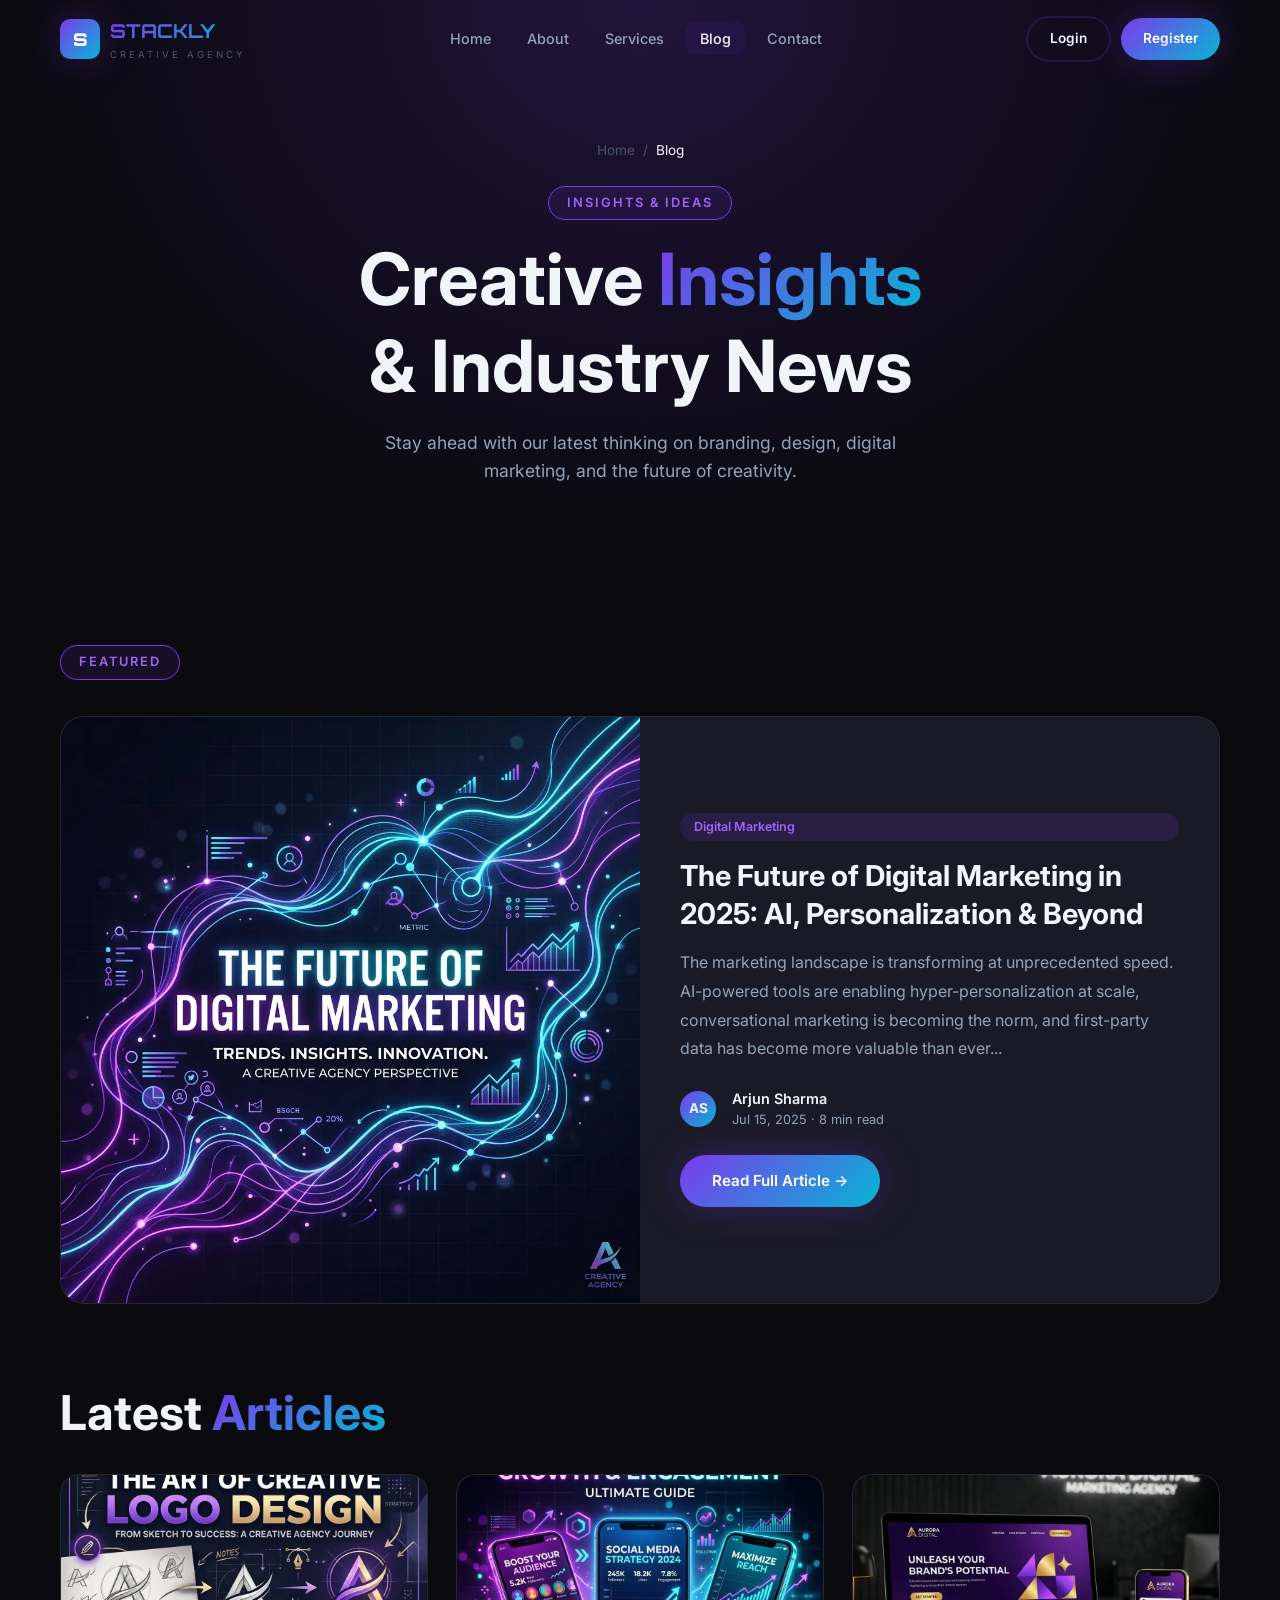
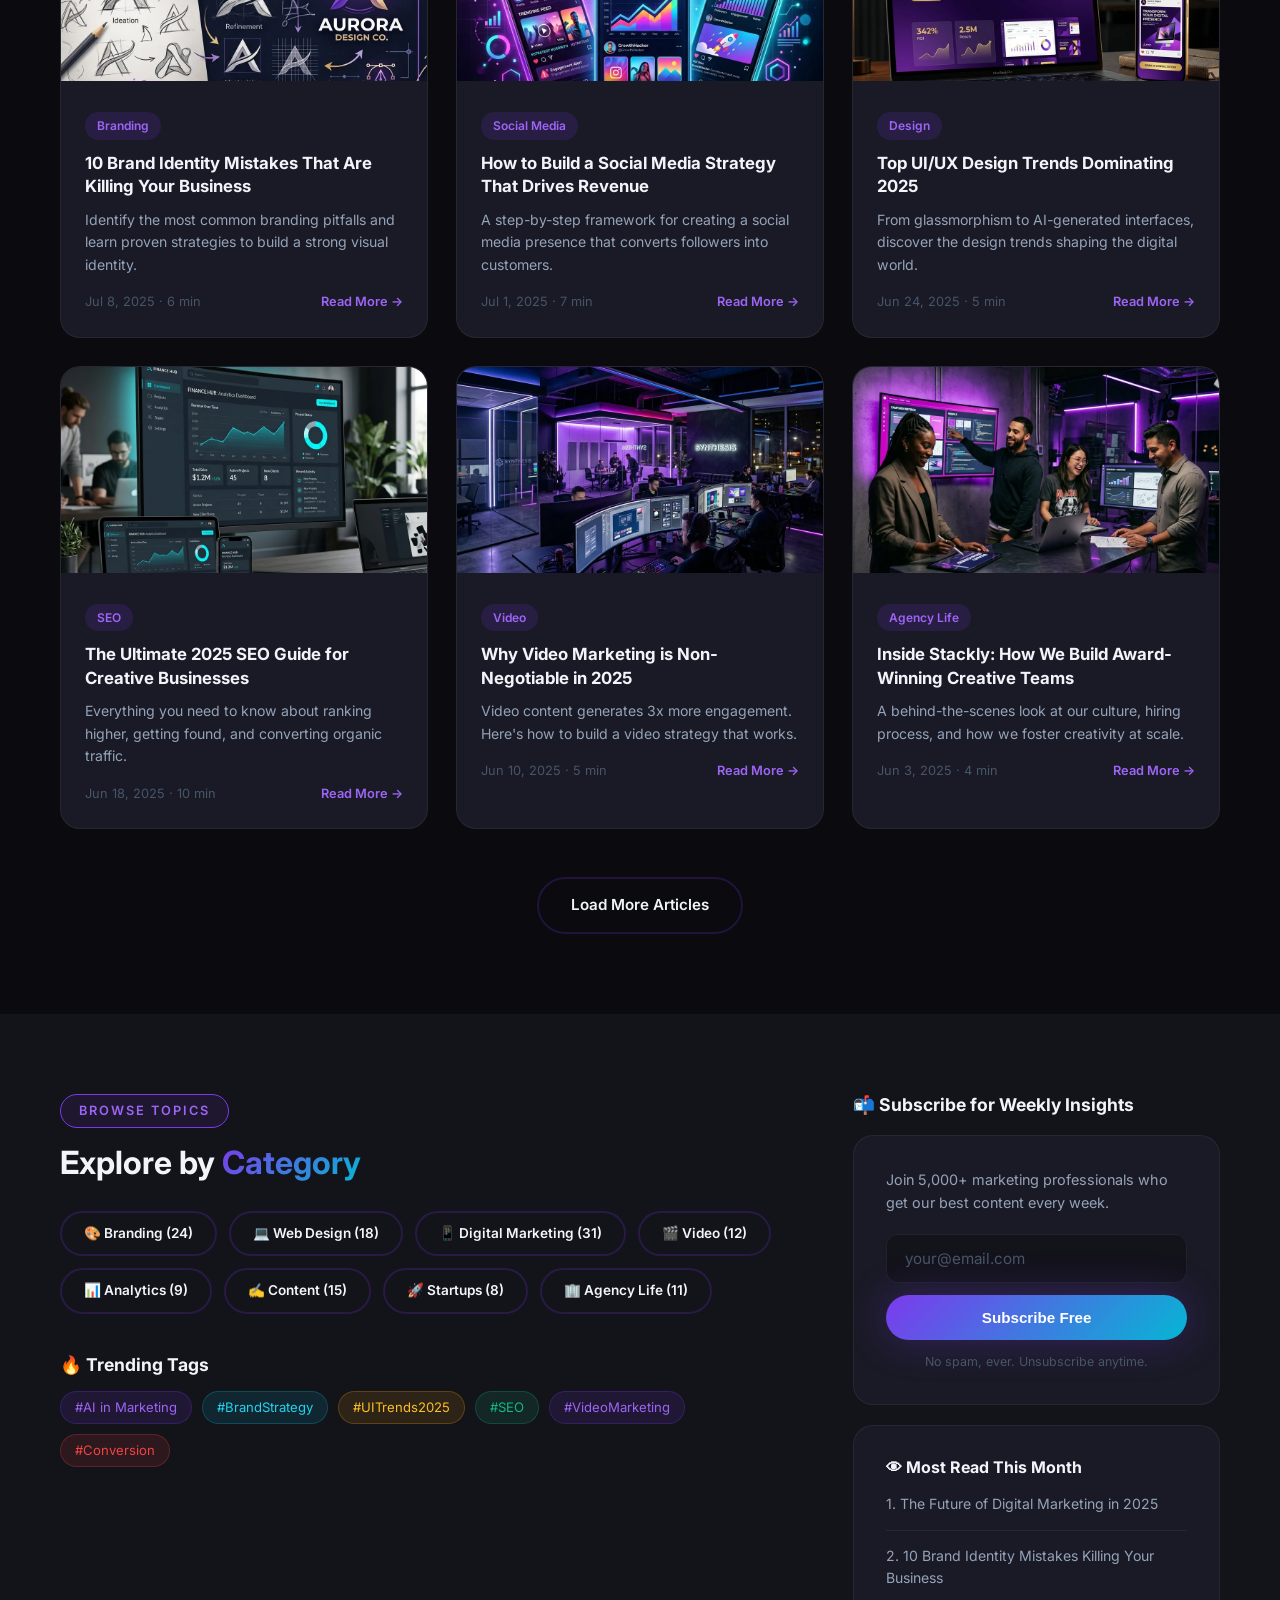
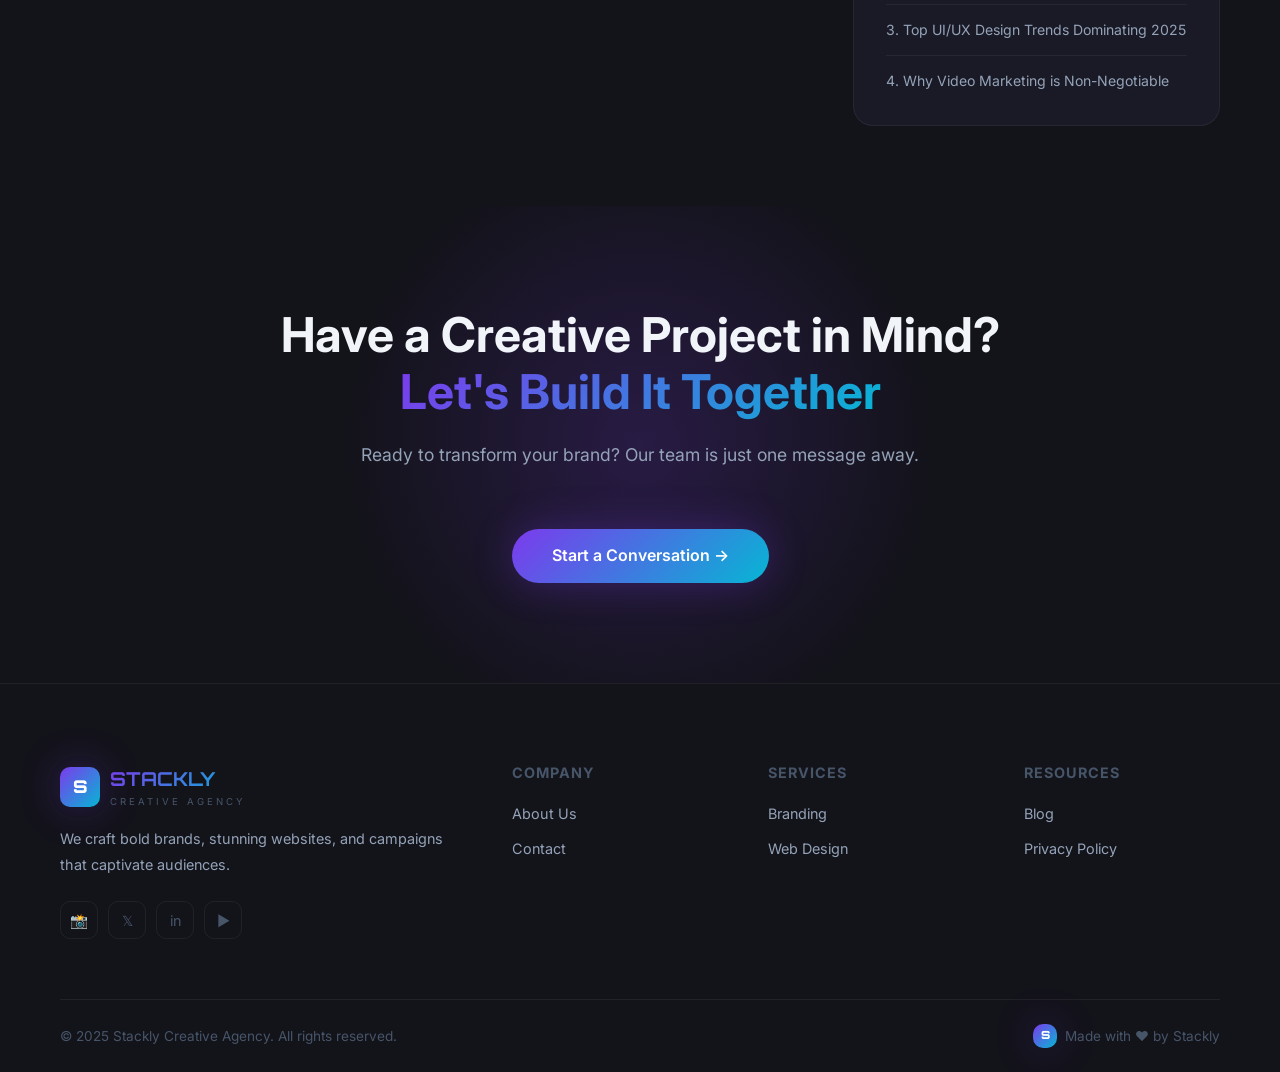
<file: blog.html>
<!DOCTYPE html>
<html lang="en">
<head>
  <meta charset="UTF-8"/>
  <meta name="viewport" content="width=device-width, initial-scale=1.0"/>
  <title>Blog | Stackly Creative Agency</title>
  <meta name="description" content="Creative insights, design trends, digital marketing tips, and agency news from the Stackly team."/>
  <link rel="stylesheet" href="css/style.css"/>
</head>
<body>
<nav class="navbar" id="navbar">
  <div class="container">
    <a href="index.html" class="navbar-logo">
      <div class="logo-icon">S</div>
      <div><div class="logo-text">STACKLY</div><div class="logo-sub">Creative Agency</div></div>
    </a>
    <ul class="nav-links">
      <li><a href="index.html">Home</a></li><li><a href="about.html">About</a></li>
      <li><a href="services.html">Services</a></li><li><a href="blog.html" class="active">Blog</a></li>
      <li><a href="contact.html">Contact</a></li>
    </ul>
    <div class="nav-cta">
      <a href="login.html" class="btn btn-outline btn-sm">Login</a>
      <a href="register.html" class="btn btn-primary btn-sm">Register</a>
    </div>
    <button class="hamburger" aria-label="Menu"><span></span><span></span><span></span></button>
  </div>
</nav>
<div class="mobile-menu">
  <button class="mobile-close">✕</button>
  <a href="index.html">Home</a><a href="about.html">About</a><a href="services.html">Services</a>
  <a href="blog.html">Blog</a><a href="contact.html">Contact</a>
  <a href="login.html" class="btn btn-outline" style="margin-top:16px">Login</a>
  <a href="register.html" class="btn btn-primary" style="margin-top:12px">Register</a>
</div>

<!-- ══ SECTION 1: HERO ══ -->
<section class="page-hero">
  <div class="page-hero-bg"></div>
  <div class="container" style="position:relative;z-index:1">
    <div class="breadcrumb"><a href="index.html">Home</a> / <span>Blog</span></div>
    <span class="section-badge">Insights & Ideas</span>
    <h1 class="section-title" style="font-size:clamp(2.5rem,6vw,4.5rem)">Creative <span class="gradient-text">Insights</span><br/>& Industry News</h1>
    <p style="color:#94a3b8;font-size:1.1rem;max-width:580px;margin:0 auto">Stay ahead with our latest thinking on branding, design, digital marketing, and the future of creativity.</p>
  </div>
</section>

<!-- ══ SECTION 2: FEATURED POST ══ -->
<section style="padding:80px 0 40px">
  <div class="container">
    <span class="section-badge animate-on-scroll">Featured</span>
    <div class="animate-on-scroll" style="margin-top:20px;background:var(--bg-card);border:1px solid var(--border-light);border-radius:24px;overflow:hidden;display:grid;grid-template-columns:1fr 1fr;gap:0" id="featured-post">
      <div style="overflow:hidden">
        <img src="images/blog1.webp" alt="Featured Post" style="width:100%;height:100%;object-fit:cover;transition:transform 0.5s ease" onmouseover="this.style.transform='scale(1.04)'" onmouseout="this.style.transform='scale(1)'"/>
      </div>
      <div style="padding:48px 40px;display:flex;flex-direction:column;justify-content:center">
        <span style="display:inline-block;padding:4px 14px;border-radius:50px;background:rgba(124,58,237,0.15);color:var(--purple-light);font-size:0.78rem;font-weight:600;margin-bottom:16px">Digital Marketing</span>
        <h2 style="font-size:1.8rem;margin-bottom:16px;line-height:1.3">The Future of Digital Marketing in 2025: AI, Personalization & Beyond</h2>
        <p style="color:#94a3b8;line-height:1.8;margin-bottom:24px">The marketing landscape is transforming at unprecedented speed. AI-powered tools are enabling hyper-personalization at scale, conversational marketing is becoming the norm, and first-party data has become more valuable than ever...</p>
        <div style="display:flex;align-items:center;gap:16px;margin-bottom:24px">
          <div style="width:36px;height:36px;border-radius:50%;background:var(--gradient-hero);display:flex;align-items:center;justify-content:center;font-weight:700;font-size:0.85rem">AS</div>
          <div>
            <div style="font-weight:600;font-size:0.9rem">Arjun Sharma</div>
            <div style="color:#94a3b8;font-size:0.8rem">Jul 15, 2025 · 8 min read</div>
          </div>
        </div>
        <a href="error.html" class="btn btn-primary" style="width:fit-content">Read Full Article →</a>
      </div>
    </div>
  </div>
</section>

<!-- ══ SECTION 3: BLOG GRID ══ -->
<section style="padding:40px 0 80px">
  <div class="container">
    <h2 class="section-title animate-on-scroll">Latest <span class="gradient-text">Articles</span></h2>
    <div class="blog-grid" style="margin-top:32px">
      <div class="blog-card animate-on-scroll">
        <div style="overflow:hidden"><img class="blog-img" src="images/blog2.webp" alt="Brand Identity Mistakes"/></div>
        <div class="blog-body">
          <span class="blog-category">Branding</span>
          <div class="blog-title">10 Brand Identity Mistakes That Are Killing Your Business</div>
          <div class="blog-desc">Identify the most common branding pitfalls and learn proven strategies to build a strong visual identity.</div>
          <div class="blog-meta"><span>Jul 8, 2025 · 6 min</span><a href="error.html" style="color:var(--purple-light);text-decoration:none;font-weight:600">Read More →</a></div>
        </div>
      </div>
      <div class="blog-card animate-on-scroll delay-1">
        <div style="overflow:hidden"><img class="blog-img" src="images/blog3.webp" alt="Social Media Strategy"/></div>
        <div class="blog-body">
          <span class="blog-category">Social Media</span>
          <div class="blog-title">How to Build a Social Media Strategy That Drives Revenue</div>
          <div class="blog-desc">A step-by-step framework for creating a social media presence that converts followers into customers.</div>
          <div class="blog-meta"><span>Jul 1, 2025 · 7 min</span><a href="error.html" style="color:var(--purple-light);text-decoration:none;font-weight:600">Read More →</a></div>
        </div>
      </div>
      <div class="blog-card animate-on-scroll delay-2">
        <div style="overflow:hidden"><img class="blog-img" src="images/portfolio1.webp" alt="UI Design Trends"/></div>
        <div class="blog-body">
          <span class="blog-category">Design</span>
          <div class="blog-title">Top UI/UX Design Trends Dominating 2025</div>
          <div class="blog-desc">From glassmorphism to AI-generated interfaces, discover the design trends shaping the digital world.</div>
          <div class="blog-meta"><span>Jun 24, 2025 · 5 min</span><a href="error.html" style="color:var(--purple-light);text-decoration:none;font-weight:600">Read More →</a></div>
        </div>
      </div>
      <div class="blog-card animate-on-scroll">
        <div style="overflow:hidden"><img class="blog-img" src="images/portfolio2.webp" alt="SEO Guide"/></div>
        <div class="blog-body">
          <span class="blog-category">SEO</span>
          <div class="blog-title">The Ultimate 2025 SEO Guide for Creative Businesses</div>
          <div class="blog-desc">Everything you need to know about ranking higher, getting found, and converting organic traffic.</div>
          <div class="blog-meta"><span>Jun 18, 2025 · 10 min</span><a href="error.html" style="color:var(--purple-light);text-decoration:none;font-weight:600">Read More →</a></div>
        </div>
      </div>
      <div class="blog-card animate-on-scroll delay-1">
        <div style="overflow:hidden"><img class="blog-img" src="images/about.webp" alt="Video Marketing"/></div>
        <div class="blog-body">
          <span class="blog-category">Video</span>
          <div class="blog-title">Why Video Marketing is Non-Negotiable in 2025</div>
          <div class="blog-desc">Video content generates 3x more engagement. Here's how to build a video strategy that works.</div>
          <div class="blog-meta"><span>Jun 10, 2025 · 5 min</span><a href="error.html" style="color:var(--purple-light);text-decoration:none;font-weight:600">Read More →</a></div>
        </div>
      </div>
      <div class="blog-card animate-on-scroll delay-2">
        <div style="overflow:hidden"><img class="blog-img" src="images/team.webp" alt="Agency Culture"/></div>
        <div class="blog-body">
          <span class="blog-category">Agency Life</span>
          <div class="blog-title">Inside Stackly: How We Build Award-Winning Creative Teams</div>
          <div class="blog-desc">A behind-the-scenes look at our culture, hiring process, and how we foster creativity at scale.</div>
          <div class="blog-meta"><span>Jun 3, 2025 · 4 min</span><a href="error.html" style="color:var(--purple-light);text-decoration:none;font-weight:600">Read More →</a></div>
        </div>
      </div>
    </div>
    <div style="text-align:center;margin-top:48px">
      <a href="error.html" class="btn btn-outline">Load More Articles</a>
    </div>
  </div>
</section>

<!-- ══ SECTION 4: CATEGORIES ══ -->
<section style="background:var(--bg-secondary);padding:80px 0">
  <div class="container">
    <div style="display:grid;grid-template-columns:2fr 1fr;gap:60px;align-items:start" id="cat-grid">
      <div>
        <span class="section-badge animate-on-scroll">Browse Topics</span>
        <h2 class="section-title animate-on-scroll" style="font-size:2rem">Explore by <span class="gradient-text">Category</span></h2>
        <div style="display:flex;flex-wrap:wrap;gap:12px;margin-top:28px">
          <a href="error.html" class="btn btn-outline btn-sm">🎨 Branding (24)</a>
          <a href="error.html" class="btn btn-outline btn-sm">💻 Web Design (18)</a>
          <a href="error.html" class="btn btn-outline btn-sm">📱 Digital Marketing (31)</a>
          <a href="error.html" class="btn btn-outline btn-sm">🎬 Video (12)</a>
          <a href="error.html" class="btn btn-outline btn-sm">📊 Analytics (9)</a>
          <a href="error.html" class="btn btn-outline btn-sm">✍️ Content (15)</a>
          <a href="error.html" class="btn btn-outline btn-sm">🚀 Startups (8)</a>
          <a href="error.html" class="btn btn-outline btn-sm">🏢 Agency Life (11)</a>
        </div>
        <div style="margin-top:40px">
          <h3 style="margin-bottom:16px;font-size:1.1rem">🔥 Trending Tags</h3>
          <div style="display:flex;flex-wrap:wrap;gap:10px">
            <span style="padding:5px 14px;background:rgba(124,58,237,0.12);border:1px solid rgba(124,58,237,0.25);border-radius:50px;font-size:0.82rem;color:var(--purple-light)">#AI in Marketing</span>
            <span style="padding:5px 14px;background:rgba(6,182,212,0.12);border:1px solid rgba(6,182,212,0.25);border-radius:50px;font-size:0.82rem;color:var(--cyan-light)">#BrandStrategy</span>
            <span style="padding:5px 14px;background:rgba(245,158,11,0.12);border:1px solid rgba(245,158,11,0.25);border-radius:50px;font-size:0.82rem;color:var(--gold-light)">#UITrends2025</span>
            <span style="padding:5px 14px;background:rgba(16,185,129,0.12);border:1px solid rgba(16,185,129,0.25);border-radius:50px;font-size:0.82rem;color:#10b981">#SEO</span>
            <span style="padding:5px 14px;background:rgba(124,58,237,0.12);border:1px solid rgba(124,58,237,0.25);border-radius:50px;font-size:0.82rem;color:var(--purple-light)">#VideoMarketing</span>
            <span style="padding:5px 14px;background:rgba(239,68,68,0.12);border:1px solid rgba(239,68,68,0.25);border-radius:50px;font-size:0.82rem;color:#ef4444">#Conversion</span>
          </div>
        </div>
      </div>
      <div class="animate-on-scroll">
        <h3 style="margin-bottom:20px;font-size:1.1rem">📬 Subscribe for Weekly Insights</h3>
        <div class="card">
          <p style="color:#94a3b8;font-size:0.9rem;margin-bottom:20px">Join 5,000+ marketing professionals who get our best content every week.</p>
          <form onsubmit="event.preventDefault();alert('Subscribed! 🎉 Welcome to the Stackly community.')">
            <input class="form-input" type="email" placeholder="your@email.com" required style="margin-bottom:12px"/>
            <button type="submit" class="btn btn-primary" style="width:100%;justify-content:center">Subscribe Free</button>
          </form>
          <p style="font-size:0.78rem;color:#475569;text-align:center;margin-top:12px">No spam, ever. Unsubscribe anytime.</p>
        </div>
        <div class="card" style="margin-top:20px">
          <h4 style="margin-bottom:16px;font-size:1rem">👁 Most Read This Month</h4>
          <div style="display:flex;flex-direction:column;gap:14px">
            <a href="error.html" style="color:var(--text-secondary);text-decoration:none;font-size:0.88rem;padding-bottom:14px;border-bottom:1px solid var(--border-light)">1. The Future of Digital Marketing in 2025</a>
            <a href="error.html" style="color:var(--text-secondary);text-decoration:none;font-size:0.88rem;padding-bottom:14px;border-bottom:1px solid var(--border-light)">2. 10 Brand Identity Mistakes Killing Your Business</a>
            <a href="error.html" style="color:var(--text-secondary);text-decoration:none;font-size:0.88rem;padding-bottom:14px;border-bottom:1px solid var(--border-light)">3. Top UI/UX Design Trends Dominating 2025</a>
            <a href="error.html" style="color:var(--text-secondary);text-decoration:none;font-size:0.88rem">4. Why Video Marketing is Non-Negotiable</a>
          </div>
        </div>
      </div>
    </div>
  </div>
</section>

<!-- ══ SECTION 5: NEWSLETTER CTA ══ -->
<section class="cta-section">
  <div class="container">
    <h2 class="section-title animate-on-scroll" style="font-size:clamp(1.8rem,4vw,3rem)">Have a Creative Project in Mind?<br/><span class="gradient-text">Let's Build It Together</span></h2>
    <p class="section-desc animate-on-scroll">Ready to transform your brand? Our team is just one message away.</p>
    <div class="animate-on-scroll">
      <a href="contact.html" class="btn btn-primary" style="font-size:1rem;padding:14px 40px">Start a Conversation →</a>
    </div>
  </div>
</section>

<!-- FOOTER -->
<footer>
  <div class="container">
    <div class="footer-grid">
      <div class="footer-brand">
        <a href="index.html" class="navbar-logo" style="display:inline-flex">
          <div class="logo-icon">S</div>
          <div><div class="logo-text">STACKLY</div><div class="logo-sub">Creative Agency</div></div>
        </a>
        <p>We craft bold brands, stunning websites, and campaigns that captivate audiences.</p>
        <div class="footer-social">
          <a href="error.html" class="social-icon">📸</a><a href="error.html" class="social-icon">𝕏</a>
          <a href="error.html" class="social-icon">in</a><a href="error.html" class="social-icon">▶</a>
        </div>
      </div>
      <div class="footer-col"><h4>Company</h4><ul>
        <li><a href="about.html">About Us</a></li><li><a href="contact.html">Contact</a></li>
      </ul></div>
      <div class="footer-col"><h4>Services</h4><ul>
        <li><a href="services.html">Branding</a></li><li><a href="services.html">Web Design</a></li>
      </ul></div>
      <div class="footer-col"><h4>Resources</h4><ul>
        <li><a href="blog.html">Blog</a></li><li><a href="error.html">Privacy Policy</a></li>
      </ul></div>
    </div>
    <div class="footer-bottom">
      <span>© 2025 Stackly Creative Agency. All rights reserved.</span>
      <span style="display:flex;align-items:center;gap:8px"><span class="logo-icon" style="width:24px;height:24px;font-size:0.7rem">S</span>Made with ❤ by Stackly</span>
    </div>
  </div>
</footer>
<script src="js/main.js"></script>
<style>
  @media(max-width:768px){#featured-post{grid-template-columns:1fr!important}#cat-grid{grid-template-columns:1fr!important}}
</style>
</body>
</html>
</file>
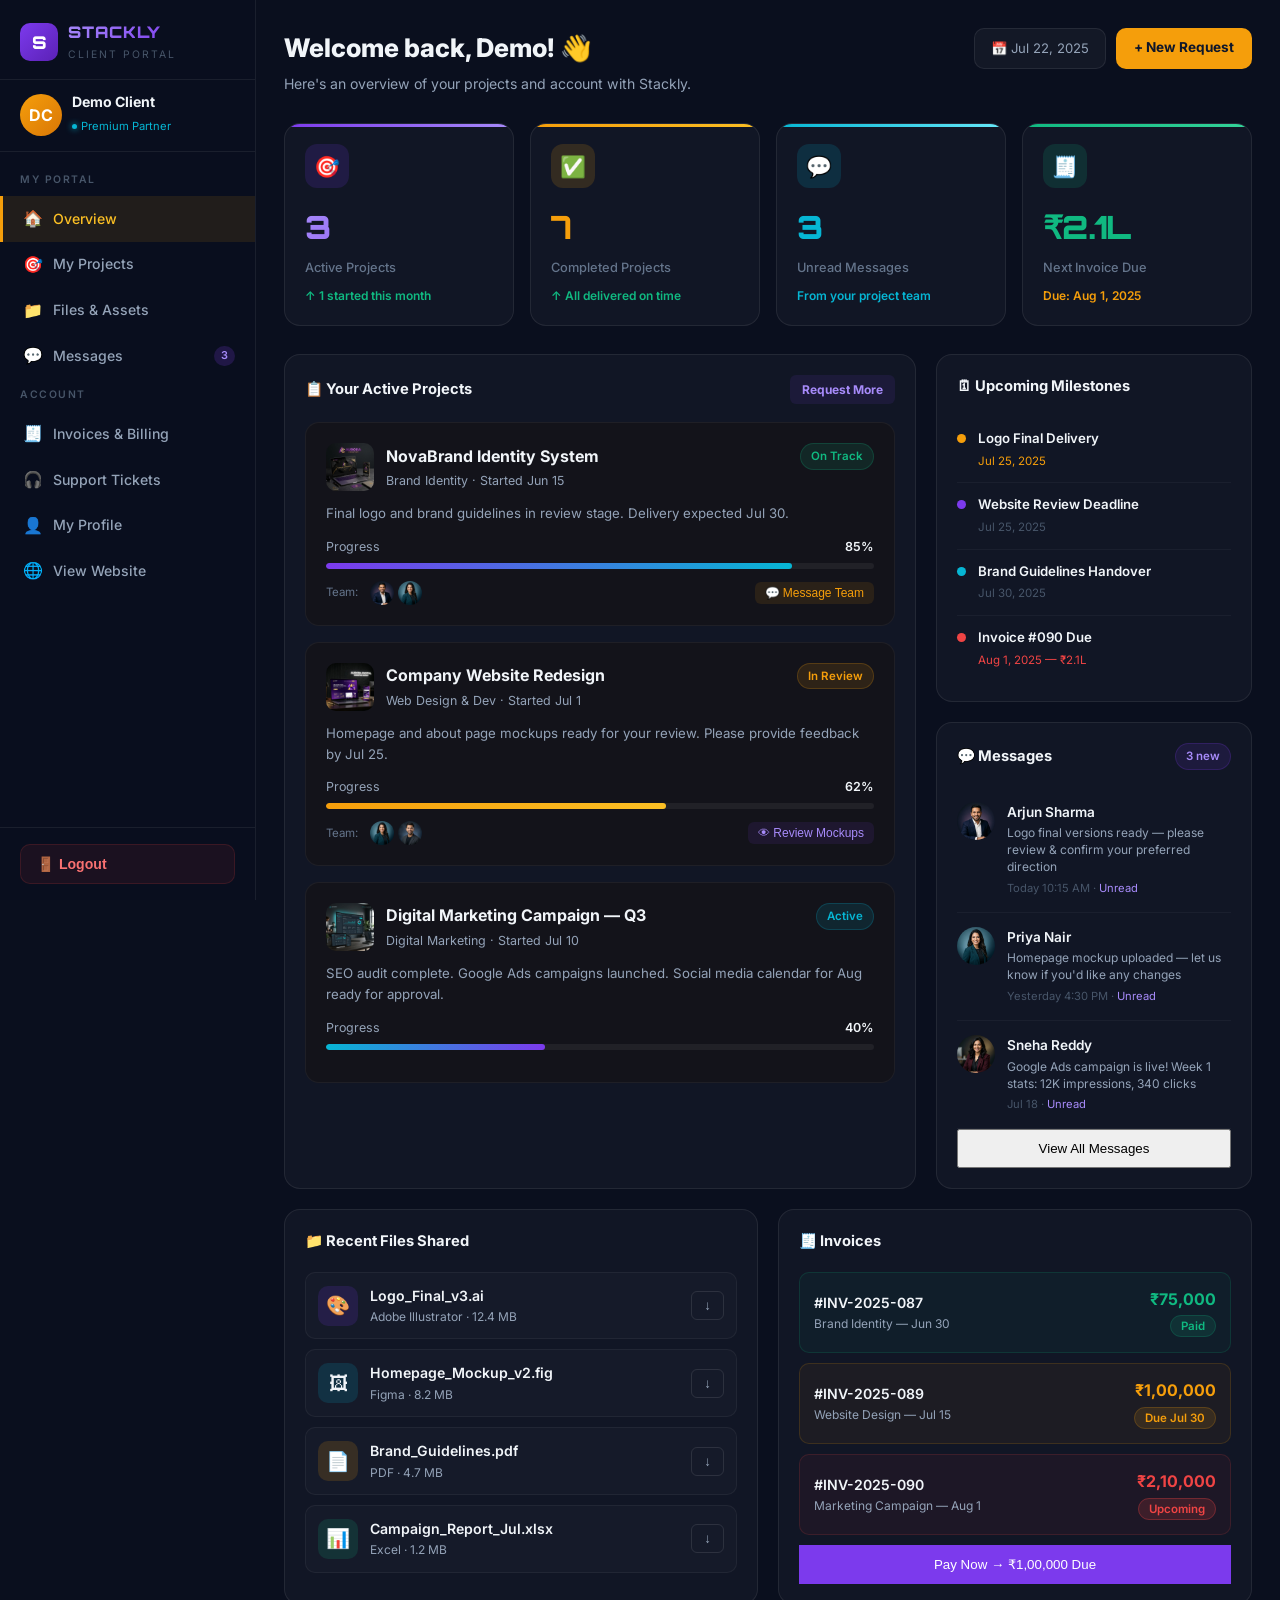
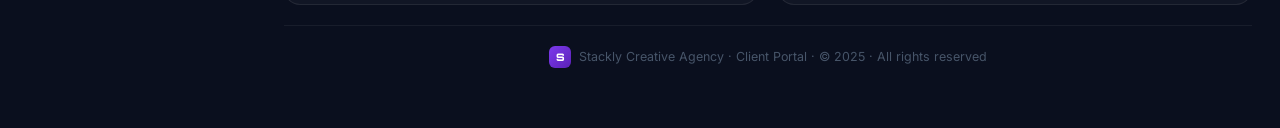
<file: client-dashboard.html>
<!DOCTYPE html>
<html lang="en">
<head>
  <meta charset="UTF-8"/>
  <meta name="viewport" content="width=device-width, initial-scale=1.0"/>
  <title>Client Dashboard | Stackly Creative Agency</title>
  <link rel="preconnect" href="https://fonts.googleapis.com"/>
  <link href="https://fonts.googleapis.com/css2?family=Inter:wght@300;400;500;600;700;800;900&family=Orbitron:wght@700;900&display=swap" rel="stylesheet"/>
  <link rel="stylesheet" href="css/style.css"/>
  <style>
    *{box-sizing:border-box;margin:0;padding:0}
    body{background:#0a0f1e;color:#f1f5f9;font-family:'Inter',sans-serif;overflow-x:hidden}

    /* ── MOBILE TOPBAR ── */
    .mob-topbar{display:none;position:fixed;top:0;left:0;right:0;height:60px;background:rgba(10,15,30,0.95);backdrop-filter:blur(20px);border-bottom:1px solid rgba(255,255,255,0.07);z-index:1000;align-items:center;justify-content:space-between;padding:0 16px;gap:12px}
    .mob-topbar .mob-logo{display:flex;align-items:center;gap:8px;text-decoration:none}
    .mob-topbar .mob-hamburger{background:none;border:none;color:#94a3b8;font-size:1.4rem;cursor:pointer;padding:4px 8px;border-radius:8px;transition:background 0.2s}
    .mob-topbar .mob-hamburger:hover{background:rgba(255,255,255,0.06)}
    .mob-avatar{width:34px;height:34px;border-radius:50%;background:linear-gradient(135deg,#f59e0b,#d97706);display:flex;align-items:center;justify-content:center;font-weight:700;font-size:0.82rem;cursor:pointer;flex-shrink:0;color:#fff}
    @media(max-width:900px){.mob-topbar{display:flex}}

    /* ── SIDEBAR ── */
    .sidebar{position:fixed;top:0;left:0;bottom:0;width:256px;background:rgba(10,15,30,0.97);backdrop-filter:blur(24px);border-right:1px solid rgba(255,255,255,0.07);display:flex;flex-direction:column;z-index:900;transition:transform 0.3s cubic-bezier(0.4,0,0.2,1)}
    @media(max-width:900px){.sidebar{transform:translateX(-100%)}.sidebar.open{transform:translateX(0)}}
    .sidebar-overlay{display:none;position:fixed;inset:0;background:rgba(0,0,0,0.5);z-index:850;backdrop-filter:blur(2px)}
    @media(max-width:900px){.sidebar-overlay.show{display:block}}

    .sb-brand{padding:20px 20px 16px;border-bottom:1px solid rgba(255,255,255,0.07);display:flex;align-items:center;gap:10px}
    .sb-logo-icon{width:38px;height:38px;border-radius:10px;background:linear-gradient(135deg,#7c3aed,#5b21b6);display:flex;align-items:center;justify-content:center;font-weight:900;font-size:1.1rem;color:#fff;font-family:'Orbitron',sans-serif;flex-shrink:0}
    .sb-logo-text{font-family:'Orbitron',sans-serif;font-size:1rem;font-weight:900;background:linear-gradient(135deg,#a78bfa,#7c3aed);-webkit-background-clip:text;-webkit-text-fill-color:transparent;background-clip:text;letter-spacing:1px}
    .sb-logo-sub{font-size:0.65rem;color:#475569;letter-spacing:2px;text-transform:uppercase;margin-top:1px}

    .sb-profile{padding:14px 20px;border-bottom:1px solid rgba(255,255,255,0.07);display:flex;align-items:center;gap:10px}
    .sb-avatar{width:42px;height:42px;border-radius:50%;background:linear-gradient(135deg,#f59e0b,#d97706);display:flex;align-items:center;justify-content:center;font-weight:700;font-size:1rem;flex-shrink:0;color:#fff}
    .sb-name{font-weight:700;font-size:0.88rem;line-height:1.2;color:#f1f5f9}
    .sb-badge{display:inline-flex;align-items:center;gap:4px;font-size:0.7rem;color:#06b6d4;margin-top:2px}
    .sb-badge-dot{width:5px;height:5px;background:#06b6d4;border-radius:50%;box-shadow:0 0 6px #06b6d4}

    .sb-nav{flex:1;overflow-y:auto;padding:12px 0;scrollbar-width:none}
    .sb-nav::-webkit-scrollbar{display:none}
    .sb-section-label{padding:8px 20px;font-size:0.65rem;color:#475569;text-transform:uppercase;letter-spacing:1.5px;font-weight:600}
    .sb-item{display:flex;align-items:center;gap:10px;padding:10px 20px;color:#94a3b8;text-decoration:none;font-size:0.88rem;font-weight:500;transition:all 0.2s;cursor:pointer;border-left:3px solid transparent}
    .sb-item:hover,.sb-item.active{color:#f1f5f9;background:rgba(245,158,11,0.1);border-left-color:#f59e0b}
    .sb-item.active{color:#fbbf24}
    .sb-icon{font-size:1rem;width:20px;text-align:center;flex-shrink:0}
    .sb-badge-count{margin-left:auto;background:rgba(124,58,237,0.2);color:#a78bfa;border-radius:10px;font-size:0.68rem;padding:1px 7px;font-weight:600}

    .sb-footer{padding:16px 20px;border-top:1px solid rgba(255,255,255,0.07)}
    .sb-logout{width:100%;display:flex;align-items:center;gap:10px;padding:11px 16px;border-radius:10px;background:rgba(239,68,68,0.08);border:1px solid rgba(239,68,68,0.15);color:#f87171;cursor:pointer;font-size:0.88rem;font-weight:600;transition:all 0.2s}
    .sb-logout:hover{background:rgba(239,68,68,0.15);border-color:rgba(239,68,68,0.3)}

    /* ── MAIN CONTENT ── */
    .main-wrap{margin-left:256px;min-height:100vh;transition:margin-left 0.3s}
    @media(max-width:900px){.main-wrap{margin-left:0;padding-top:60px}}
    .main-inner{padding:28px 28px 40px}
    @media(max-width:600px){.main-inner{padding:16px 14px 32px}}

    /* ── HEADER ── */
    .dash-header-row{display:flex;justify-content:space-between;align-items:flex-start;gap:16px;margin-bottom:28px;flex-wrap:wrap}
    .dash-title-big{font-size:1.6rem;font-weight:800;margin-bottom:4px}
    .dash-sub{color:#94a3b8;font-size:0.88rem}

    /* ── STAT CARDS ── */
    .stats-row{display:grid;grid-template-columns:repeat(4,1fr);gap:16px;margin-bottom:28px}
    @media(max-width:1100px){.stats-row{grid-template-columns:repeat(2,1fr)}}
    @media(max-width:500px){.stats-row{grid-template-columns:1fr}}
    .stat-card-d{background:rgba(255,255,255,0.03);border:1px solid rgba(255,255,255,0.08);border-radius:16px;padding:20px;position:relative;overflow:hidden;transition:transform 0.3s,box-shadow 0.3s}
    .stat-card-d:hover{transform:translateY(-3px);box-shadow:0 12px 40px rgba(0,0,0,0.4)}
    .stat-card-d::before{content:'';position:absolute;top:0;left:0;right:0;height:3px;border-radius:16px 16px 0 0}
    .stat-card-d.purple::before{background:linear-gradient(90deg,#7c3aed,#a78bfa)}
    .stat-card-d.gold::before{background:linear-gradient(90deg,#f59e0b,#fbbf24)}
    .stat-card-d.cyan::before{background:linear-gradient(90deg,#06b6d4,#67e8f9)}
    .stat-card-d.green::before{background:linear-gradient(90deg,#10b981,#34d399)}
    .stat-card-icon-d{width:44px;height:44px;border-radius:12px;display:flex;align-items:center;justify-content:center;font-size:1.3rem;margin-bottom:14px}
    .stat-val{font-size:2rem;font-weight:900;font-family:'Orbitron',sans-serif;letter-spacing:-1px;margin-bottom:4px}
    .stat-lbl{color:#64748b;font-size:0.8rem;font-weight:500;margin-bottom:8px}
    .stat-change{font-size:0.75rem;font-weight:600;display:flex;align-items:center;gap:4px}
    .up{color:#10b981}.down{color:#ef4444}

    /* ── GRID ROWS ── */
    .grid-2{display:grid;grid-template-columns:1fr 1fr;gap:20px;margin-bottom:20px}
    .grid-3{display:grid;grid-template-columns:1fr 1fr 1fr;gap:20px;margin-bottom:20px}
    .grid-proj{display:grid;grid-template-columns:2fr 1fr;gap:20px;margin-bottom:20px}
    @media(max-width:1100px){.grid-3{grid-template-columns:1fr 1fr}.grid-proj{grid-template-columns:1fr}}
    @media(max-width:750px){.grid-2,.grid-3{grid-template-columns:1fr}}

    /* ── CARDS ── */
    .d-card{background:rgba(255,255,255,0.03);border:1px solid rgba(255,255,255,0.08);border-radius:16px;padding:20px;overflow:hidden;display:flex;flex-direction:column}
    .d-card-title{display:flex;align-items:center;justify-content:space-between;margin-bottom:18px;font-size:0.92rem;font-weight:700;color:#f1f5f9}

    /* PROJECT CARDS */
    .proj-card{background:var(--bg-secondary);border:1px solid rgba(255,255,255,0.05);border-radius:14px;padding:20px;margin-bottom:16px}
    .proj-card:last-child{margin-bottom:0}
    .proj-card-header{display:flex;justify-content:space-between;align-items:flex-start;margin-bottom:12px;gap:10px}
    .proj-card-img{width:48px;height:48px;border-radius:10px;object-fit:cover;flex-shrink:0}
    .pbar{height:6px;background:rgba(255,255,255,0.06);border-radius:50px;overflow:hidden;margin-bottom:12px}
    .pbar-fill{height:100%;border-radius:50px;background:linear-gradient(90deg,#7c3aed,#06b6d4)}

    /* BADGES */
    .badge-sm{padding:3px 10px;border-radius:50px;font-size:0.72rem;font-weight:600;white-space:nowrap}
    .badge-success{background:rgba(16,185,129,0.12);color:#10b981;border:1px solid rgba(16,185,129,0.2)}
    .badge-warning{background:rgba(245,158,11,0.12);color:#f59e0b;border:1px solid rgba(245,158,11,0.2)}
    .badge-info{background:rgba(6,182,212,0.12);color:#06b6d4;border:1px solid rgba(6,182,212,0.2)}
    .badge-purple{background:rgba(124,58,237,0.12);color:#a78bfa;border:1px solid rgba(124,58,237,0.2)}

    /* ACTIVITY / MESSAGES */
    .activity-item{display:flex;gap:12px;align-items:flex-start;padding:12px 0;border-bottom:1px solid rgba(255,255,255,0.04)}
    .activity-item:last-child{border-bottom:none}
    .a-dot{width:9px;height:9px;border-radius:50%;flex-shrink:0;margin-top:5px}
    .a-text{font-size:0.83rem;color:#94a3b8;line-height:1.5}
    .a-time{font-size:0.72rem;color:#475569;margin-top:3px}

    /* TEAM ROW / MSG */
    .team-mini{display:flex;align-items:flex-start;gap:12px;padding:14px 0;border-bottom:1px solid rgba(255,255,255,0.04)}
    .team-mini:last-child{border-bottom:none}
    .team-mini-av{width:38px;height:38px;border-radius:50%;object-fit:cover;flex-shrink:0;background:linear-gradient(135deg,#7c3aed,#5b21b6);display:flex;align-items:center;justify-content:center;font-size:0.8rem;font-weight:700}
    .team-mini-name{font-size:0.85rem;font-weight:600;margin-bottom:2px}
    .team-mini-role{font-size:0.75rem;color:#94a3b8;margin-bottom:4px;line-height:1.4}

    /* FILES */
    .file-item{display:flex;align-items:center;gap:12px;padding:12px;background:rgba(255,255,255,0.02);border:1px solid rgba(255,255,255,0.05);border-radius:10px;margin-bottom:10px;transition:background 0.2s}
    .file-item:hover{background:rgba(255,255,255,0.05)}
    .file-icon{width:40px;height:40px;border-radius:10px;display:flex;align-items:center;justify-content:center;font-size:1.2rem;flex-shrink:0}

    /* INVOICES */
    .inv-item{display:flex;align-items:center;justify-content:space-between;padding:14px;border-radius:10px;margin-bottom:10px}

    /* FOOTER */
    .dash-footer{text-align:center;padding:20px 0;border-top:1px solid rgba(255,255,255,0.06);color:#475569;font-size:0.78rem;display:flex;align-items:center;justify-content:center;gap:8px;margin-top:8px;flex-wrap:wrap}
  </style>
</head>
<body>

<!-- SIDEBAR OVERLAY (mobile) -->
<div class="sidebar-overlay" id="sb-overlay" onclick="closeSidebar()"></div>

<!-- MOBILE TOPBAR -->
<div class="mob-topbar">
  <button class="mob-hamburger" onclick="openSidebar()">☰</button>
  <a href="client-dashboard.html" class="mob-logo">
    <div class="sb-logo-icon" style="width:30px;height:30px;font-size:0.85rem">S</div>
    <span class="sb-logo-text" style="font-size:0.9rem">STACKLY</span>
  </a>
  <div class="mob-avatar" id="mob-av" onclick="AUTH&&AUTH.logout&&AUTH.logout()">CL</div>
</div>

<!-- SIDEBAR -->
<aside class="sidebar" id="sidebar">
  <!-- Brand -->
  <a href="client-dashboard.html" class="sb-brand" style="text-decoration:none;color:inherit">
    <div class="sb-logo-icon">S</div>
    <div>
      <div class="sb-logo-text">STACKLY</div>
      <div class="sb-logo-sub">Client Portal</div>
    </div>
  </a>

  <!-- Profile -->
  <div class="sb-profile">
    <div class="sb-avatar" id="sb-avatar">CL</div>
    <div>
      <div class="sb-name" id="sb-name">Client Name</div>
      <div class="sb-badge"><span class="sb-badge-dot"></span> Premium Partner</div>
    </div>
  </div>

  <!-- Nav -->
  <nav class="sb-nav">
    <div class="sb-section-label">My Portal</div>
    <div class="sb-item active" onclick="showSec('overview',this)"><span class="sb-icon">🏠</span> Overview</div>
    <div class="sb-item" onclick="showSec('projects',this)"><span class="sb-icon">🎯</span> My Projects</div>
    <div class="sb-item" onclick="showSec('files',this)"><span class="sb-icon">📁</span> Files & Assets</div>
    <div class="sb-item" onclick="showSec('messages',this)"><span class="sb-icon">💬</span> Messages <span class="sb-badge-count">3</span></div>

    <div class="sb-section-label">Account</div>
    <div class="sb-item" onclick="showSec('invoices',this)"><span class="sb-icon">🧾</span> Invoices & Billing</div>
    <div class="sb-item" onclick="showSec('support',this)"><span class="sb-icon">🎧</span> Support Tickets</div>
    <div class="sb-item" onclick="showSec('profile',this)"><span class="sb-icon">👤</span> My Profile</div>
    <a class="sb-item" href="index.html"><span class="sb-icon">🌐</span> View Website</a>
  </nav>

  <div class="sb-footer">
    <button class="sb-logout" onclick="AUTH.logout()">🚪 Logout</button>
  </div>
</aside>

<!-- MAIN CONTENT -->
<div class="main-wrap">
  <div class="main-inner">

    <!-- ── OVERVIEW SECTION ── -->
    <div id="csec-overview">
      <!-- Header -->
      <div class="dash-header-row">
        <div>
          <div class="dash-title-big" id="client-greeting">Welcome back! 👋</div>
          <div class="dash-sub">Here's an overview of your projects and account with Stackly.</div>
        </div>
        <div style="display:flex;gap:10px;flex-wrap:wrap">
          <div style="padding:9px 16px;background:rgba(255,255,255,0.04);border:1px solid rgba(255,255,255,0.08);border-radius:10px;font-size:0.82rem;color:#94a3b8">📅 Jul 22, 2025</div>
          <a href="contact.html" style="padding:9px 18px;background:#f59e0b;border-radius:10px;font-size:0.85rem;font-weight:700;color:#0f172a;text-decoration:none;transition:background 0.2s" onmouseover="this.style.background='#d97706'" onmouseout="this.style.background='#f59e0b'">+ New Request</a>
        </div>
      </div>

      <!-- STAT CARDS -->
      <div class="stats-row">
        <div class="stat-card-d purple">
          <div class="stat-card-icon-d" style="background:rgba(124,58,237,0.15)">🎯</div>
          <div class="stat-val" style="background:linear-gradient(135deg,#a78bfa,#7c3aed);-webkit-background-clip:text;-webkit-text-fill-color:transparent;background-clip:text">3</div>
          <div class="stat-lbl">Active Projects</div>
          <div class="stat-change up">↑ 1 started this month</div>
        </div>
        <div class="stat-card-d gold">
          <div class="stat-card-icon-d" style="background:rgba(245,158,11,0.15)">✅</div>
          <div class="stat-val" style="color:#f59e0b">7</div>
          <div class="stat-lbl">Completed Projects</div>
          <div class="stat-change up">↑ All delivered on time</div>
        </div>
        <div class="stat-card-d cyan">
          <div class="stat-card-icon-d" style="background:rgba(6,182,212,0.15)">💬</div>
          <div class="stat-val" style="color:#06b6d4">3</div>
          <div class="stat-lbl">Unread Messages</div>
          <div class="stat-change" style="color:#06b6d4">From your project team</div>
        </div>
        <div class="stat-card-d green">
          <div class="stat-card-icon-d" style="background:rgba(16,185,129,0.15)">🧾</div>
          <div class="stat-val" style="color:#10b981">₹2.1L</div>
          <div class="stat-lbl">Next Invoice Due</div>
          <div class="stat-change" style="color:#f59e0b">Due: Aug 1, 2025</div>
        </div>
      </div>

      <!-- GRID SECTION -->
      <div class="grid-proj">
        <!-- Projects Column -->
        <div class="d-card">
          <div class="d-card-title">
            📋 Your Active Projects
            <a href="contact.html" style="font-size:0.75rem;padding:5px 12px;background:rgba(124,58,237,0.1);color:#a78bfa;border-radius:6px;text-decoration:none">Request More</a>
          </div>

          <div class="proj-card">
            <div class="proj-card-header">
              <div style="display:flex;gap:12px;align-items:center">
                <img src="images/dash_project.webp" class="proj-card-img" alt="Project Thumbnail"/>
                <div>
                  <div style="font-weight:700;font-size:1rem;color:#f1f5f9">NovaBrand Identity System</div>
                  <div style="color:#94a3b8;font-size:0.78rem;margin-top:2px">Brand Identity · Started Jun 15</div>
                </div>
              </div>
              <span class="badge-sm badge-success">On Track</span>
            </div>
            <div style="font-size:0.83rem;color:#94a3b8;margin-bottom:12px">Final logo and brand guidelines in review stage. Delivery expected Jul 30.</div>
            <div style="display:flex;justify-content:space-between;align-items:center;font-size:0.78rem;color:#94a3b8;margin-bottom:6px">
              <span>Progress</span><span style="color:#f1f5f9;font-weight:600">85%</span>
            </div>
            <div class="pbar"><div class="pbar-fill" style="width:85%"></div></div>
            <div style="display:flex;gap:8px;margin-top:12px;flex-wrap:wrap;align-items:center">
              <span style="font-size:0.72rem;color:#64748b;margin-right:4px">Team:</span>
              <img src="images/team_arjun.webp" class="team-mini-av" style="width:24px;height:24px" alt="Arjun"/>
              <img src="images/team_priya.webp" class="team-mini-av" style="width:24px;height:24px;margin-left:-4px" alt="Priya"/>
              <button onclick="alert('Messaging interface coming soon!')" style="padding:4px 10px;background:rgba(245,158,11,0.1);border-radius:6px;font-size:0.75rem;color:#f59e0b;border:none;cursor:pointer;margin-left:auto">💬 Message Team</button>
            </div>
          </div>

          <div class="proj-card">
            <div class="proj-card-header">
              <div style="display:flex;gap:12px;align-items:center">
                <img src="images/portfolio1.webp" class="proj-card-img" alt="Project Thumbnail"/>
                <div>
                  <div style="font-weight:700;font-size:1rem;color:#f1f5f9">Company Website Redesign</div>
                  <div style="color:#94a3b8;font-size:0.78rem;margin-top:2px">Web Design & Dev · Started Jul 1</div>
                </div>
              </div>
              <span class="badge-sm badge-warning">In Review</span>
            </div>
            <div style="font-size:0.83rem;color:#94a3b8;margin-bottom:12px">Homepage and about page mockups ready for your review. Please provide feedback by Jul 25.</div>
            <div style="display:flex;justify-content:space-between;align-items:center;font-size:0.78rem;color:#94a3b8;margin-bottom:6px">
              <span>Progress</span><span style="color:#f1f5f9;font-weight:600">62%</span>
            </div>
            <div class="pbar"><div class="pbar-fill" style="width:62%;background:linear-gradient(90deg,#f59e0b,#fbbf24)"></div></div>
            <div style="display:flex;gap:8px;margin-top:12px;flex-wrap:wrap;align-items:center">
              <span style="font-size:0.72rem;color:#64748b;margin-right:4px">Team:</span>
              <img src="images/team_priya.webp" class="team-mini-av" style="width:24px;height:24px" alt="Priya"/>
              <img src="images/team_ravi.webp" class="team-mini-av" style="width:24px;height:24px;margin-left:-4px" alt="Ravi"/>
              <button onclick="alert('Mockup viewer coming soon!')" style="padding:4px 10px;background:rgba(124,58,237,0.1);border-radius:6px;font-size:0.75rem;color:#a78bfa;border:none;cursor:pointer;margin-left:auto">👁 Review Mockups</button>
            </div>
          </div>

          <div class="proj-card">
            <div class="proj-card-header">
              <div style="display:flex;gap:12px;align-items:center">
                <img src="images/portfolio2.webp" class="proj-card-img" alt="Project Thumbnail"/>
                <div>
                  <div style="font-weight:700;font-size:1rem;color:#f1f5f9">Digital Marketing Campaign — Q3</div>
                  <div style="color:#94a3b8;font-size:0.78rem;margin-top:2px">Digital Marketing · Started Jul 10</div>
                </div>
              </div>
              <span class="badge-sm badge-info">Active</span>
            </div>
            <div style="font-size:0.83rem;color:#94a3b8;margin-bottom:12px">SEO audit complete. Google Ads campaigns launched. Social media calendar for Aug ready for approval.</div>
            <div style="display:flex;justify-content:space-between;align-items:center;font-size:0.78rem;color:#94a3b8;margin-bottom:6px">
              <span>Progress</span><span style="color:#f1f5f9;font-weight:600">40%</span>
            </div>
            <div class="pbar"><div class="pbar-fill" style="width:40%;background:linear-gradient(90deg,#06b6d4,#7c3aed)"></div></div>
          </div>
        </div>

        <!-- Right Column (Milestones & Messages) -->
        <div style="display:flex;flex-direction:column;gap:20px">
          
          <div class="d-card">
            <div class="d-card-title">🗓 Upcoming Milestones</div>
            <div class="activity-item"><div class="a-dot" style="background:#f59e0b"></div><div><div class="a-text" style="color:#f1f5f9;font-weight:600">Logo Final Delivery</div><div class="a-time" style="color:#f59e0b">Jul 25, 2025</div></div></div>
            <div class="activity-item"><div class="a-dot" style="background:#7c3aed"></div><div><div class="a-text" style="color:#f1f5f9;font-weight:600">Website Review Deadline</div><div class="a-time">Jul 25, 2025</div></div></div>
            <div class="activity-item"><div class="a-dot" style="background:#06b6d4"></div><div><div class="a-text" style="color:#f1f5f9;font-weight:600">Brand Guidelines Handover</div><div class="a-time">Jul 30, 2025</div></div></div>
            <div class="activity-item"><div class="a-dot" style="background:#ef4444"></div><div><div class="a-text" style="color:#f1f5f9;font-weight:600">Invoice #090 Due</div><div class="a-time" style="color:#ef4444">Aug 1, 2025 — ₹2.1L</div></div></div>
          </div>

          <div class="d-card" style="flex:1">
            <div class="d-card-title">💬 Messages <span class="badge-sm badge-purple">3 new</span></div>
            
            <div class="team-mini">
              <img src="images/team_arjun.webp" class="team-mini-av" alt="Arjun"/>
              <div>
                <div class="team-mini-name">Arjun Sharma</div>
                <div class="team-mini-role">Logo final versions ready — please review & confirm your preferred direction</div>
                <div style="font-size:0.7rem;color:#475569;margin-top:2px">Today 10:15 AM · <span style="color:#a78bfa">Unread</span></div>
              </div>
            </div>
            <div class="team-mini">
              <img src="images/team_priya.webp" class="team-mini-av" alt="Priya"/>
              <div>
                <div class="team-mini-name">Priya Nair</div>
                <div class="team-mini-role">Homepage mockup uploaded — let us know if you'd like any changes</div>
                <div style="font-size:0.7rem;color:#475569;margin-top:2px">Yesterday 4:30 PM · <span style="color:#a78bfa">Unread</span></div>
              </div>
            </div>
            <div class="team-mini">
              <img src="images/team_sneha.webp" class="team-mini-av" alt="Sneha"/>
              <div>
                <div class="team-mini-name">Sneha Reddy</div>
                <div class="team-mini-role">Google Ads campaign is live! Week 1 stats: 12K impressions, 340 clicks</div>
                <div style="font-size:0.7rem;color:#475569;margin-top:2px">Jul 18 · <span style="color:#a78bfa">Unread</span></div>
              </div>
            </div>
            <button class="qa-btn" style="width:100%;margin-top:auto;flex-direction:row;justify-content:center;padding:10px">View All Messages</button>
          </div>

        </div>
      </div>

      <!-- BOTTOM ROW (Files & Invoices) -->
      <div class="grid-2">
        <div class="d-card">
          <div class="d-card-title">📁 Recent Files Shared</div>
          <div class="file-item">
            <div class="file-icon" style="background:rgba(124,58,237,0.15)">🎨</div>
            <div style="flex:1"><div style="font-size:0.88rem;font-weight:600">Logo_Final_v3.ai</div><div style="font-size:0.75rem;color:#94a3b8">Adobe Illustrator · 12.4 MB</div></div>
            <button onclick="alert('Download feature coming soon!')" style="padding:6px 12px;background:none;border:1px solid rgba(255,255,255,0.1);border-radius:6px;color:#94a3b8;cursor:pointer">↓</button>
          </div>
          <div class="file-item">
            <div class="file-icon" style="background:rgba(6,182,212,0.15)">🖼</div>
            <div style="flex:1"><div style="font-size:0.88rem;font-weight:600">Homepage_Mockup_v2.fig</div><div style="font-size:0.75rem;color:#94a3b8">Figma · 8.2 MB</div></div>
            <button onclick="alert('Download feature coming soon!')" style="padding:6px 12px;background:none;border:1px solid rgba(255,255,255,0.1);border-radius:6px;color:#94a3b8;cursor:pointer">↓</button>
          </div>
          <div class="file-item">
            <div class="file-icon" style="background:rgba(245,158,11,0.15)">📄</div>
            <div style="flex:1"><div style="font-size:0.88rem;font-weight:600">Brand_Guidelines.pdf</div><div style="font-size:0.75rem;color:#94a3b8">PDF · 4.7 MB</div></div>
            <button onclick="alert('Download feature coming soon!')" style="padding:6px 12px;background:none;border:1px solid rgba(255,255,255,0.1);border-radius:6px;color:#94a3b8;cursor:pointer">↓</button>
          </div>
          <div class="file-item">
            <div class="file-icon" style="background:rgba(16,185,129,0.15)">📊</div>
            <div style="flex:1"><div style="font-size:0.88rem;font-weight:600">Campaign_Report_Jul.xlsx</div><div style="font-size:0.75rem;color:#94a3b8">Excel · 1.2 MB</div></div>
            <button onclick="alert('Download feature coming soon!')" style="padding:6px 12px;background:none;border:1px solid rgba(255,255,255,0.1);border-radius:6px;color:#94a3b8;cursor:pointer">↓</button>
          </div>
        </div>

        <div class="d-card">
          <div class="d-card-title">🧾 Invoices</div>
          <div class="inv-item" style="background:rgba(16,185,129,0.05);border:1px solid rgba(16,185,129,0.15)">
            <div><div style="font-size:0.88rem;font-weight:600">#INV-2025-087</div><div style="font-size:0.75rem;color:#94a3b8">Brand Identity — Jun 30</div></div>
            <div style="text-align:right"><div style="font-weight:700;color:#10b981">₹75,000</div><span class="badge-sm badge-success">Paid</span></div>
          </div>
          <div class="inv-item" style="background:rgba(245,158,11,0.05);border:1px solid rgba(245,158,11,0.15)">
            <div><div style="font-size:0.88rem;font-weight:600">#INV-2025-089</div><div style="font-size:0.75rem;color:#94a3b8">Website Design — Jul 15</div></div>
            <div style="text-align:right"><div style="font-weight:700;color:#f59e0b">₹1,00,000</div><span class="badge-sm badge-warning">Due Jul 30</span></div>
          </div>
          <div class="inv-item" style="background:rgba(239,68,68,0.05);border:1px solid rgba(239,68,68,0.15)">
            <div><div style="font-size:0.88rem;font-weight:600">#INV-2025-090</div><div style="font-size:0.75rem;color:#94a3b8">Marketing Campaign — Aug 1</div></div>
            <div style="text-align:right"><div style="font-weight:700;color:#ef4444">₹2,10,000</div><span class="badge-sm" style="background:rgba(239,68,68,0.15);color:#ef4444;border:1px solid rgba(239,68,68,0.3)">Upcoming</span></div>
          </div>
          <button class="qa-btn" style="width:100%;flex-direction:row;justify-content:center;padding:12px;background:#7c3aed;color:#fff;border:none;margin-top:auto" onclick="alert('Payment portal coming soon!')">Pay Now → ₹1,00,000 Due</button>
        </div>
      </div>

    </div><!-- /sec-overview -->

    <!-- Footer brand -->
    <div class="dash-footer">
      <div class="sb-logo-icon" style="width:22px;height:22px;font-size:0.65rem;border-radius:6px">S</div>
      <span>Stackly Creative Agency · Client Portal · © 2025 · All rights reserved</span>
    </div>

  </div><!-- /main-inner -->
</div><!-- /main-wrap -->

<script src="js/main.js"></script>
<script>
// Auth guard (Relaxed for direct viewing)
window.addEventListener('DOMContentLoaded', () => {
  let session = JSON.parse(localStorage.getItem('sa_session') || 'null');
  
  // If no session or wrong role, provide a mock session so the page can be viewed directly
  if (!session || session.role !== 'client') {
    session = { name: 'Demo Client', role: 'client' };
  }

  const firstName = session.name.split(' ')[0];
  const initials  = session.name.split(' ').map(n => n[0]).join('').substring(0,2).toUpperCase();

  document.getElementById('client-greeting').textContent = 'Welcome back, ' + firstName + '! 👋';
  document.getElementById('sb-name').textContent  = session.name;
  document.getElementById('sb-avatar').textContent = initials;
  document.getElementById('mob-av').textContent   = initials;
});

// Sidebar
function openSidebar(){
  document.getElementById('sidebar').classList.add('open');
  document.getElementById('sb-overlay').classList.add('show');
  document.body.style.overflow='hidden';
}
function closeSidebar(){
  document.getElementById('sidebar').classList.remove('open');
  document.getElementById('sb-overlay').classList.remove('show');
  document.body.style.overflow='';
}

// Section switching (Redirects to 404 page)
function showSec(id, el) {
  window.location.href = 'error.html';
}
</script>
</body>
</html>
</file>
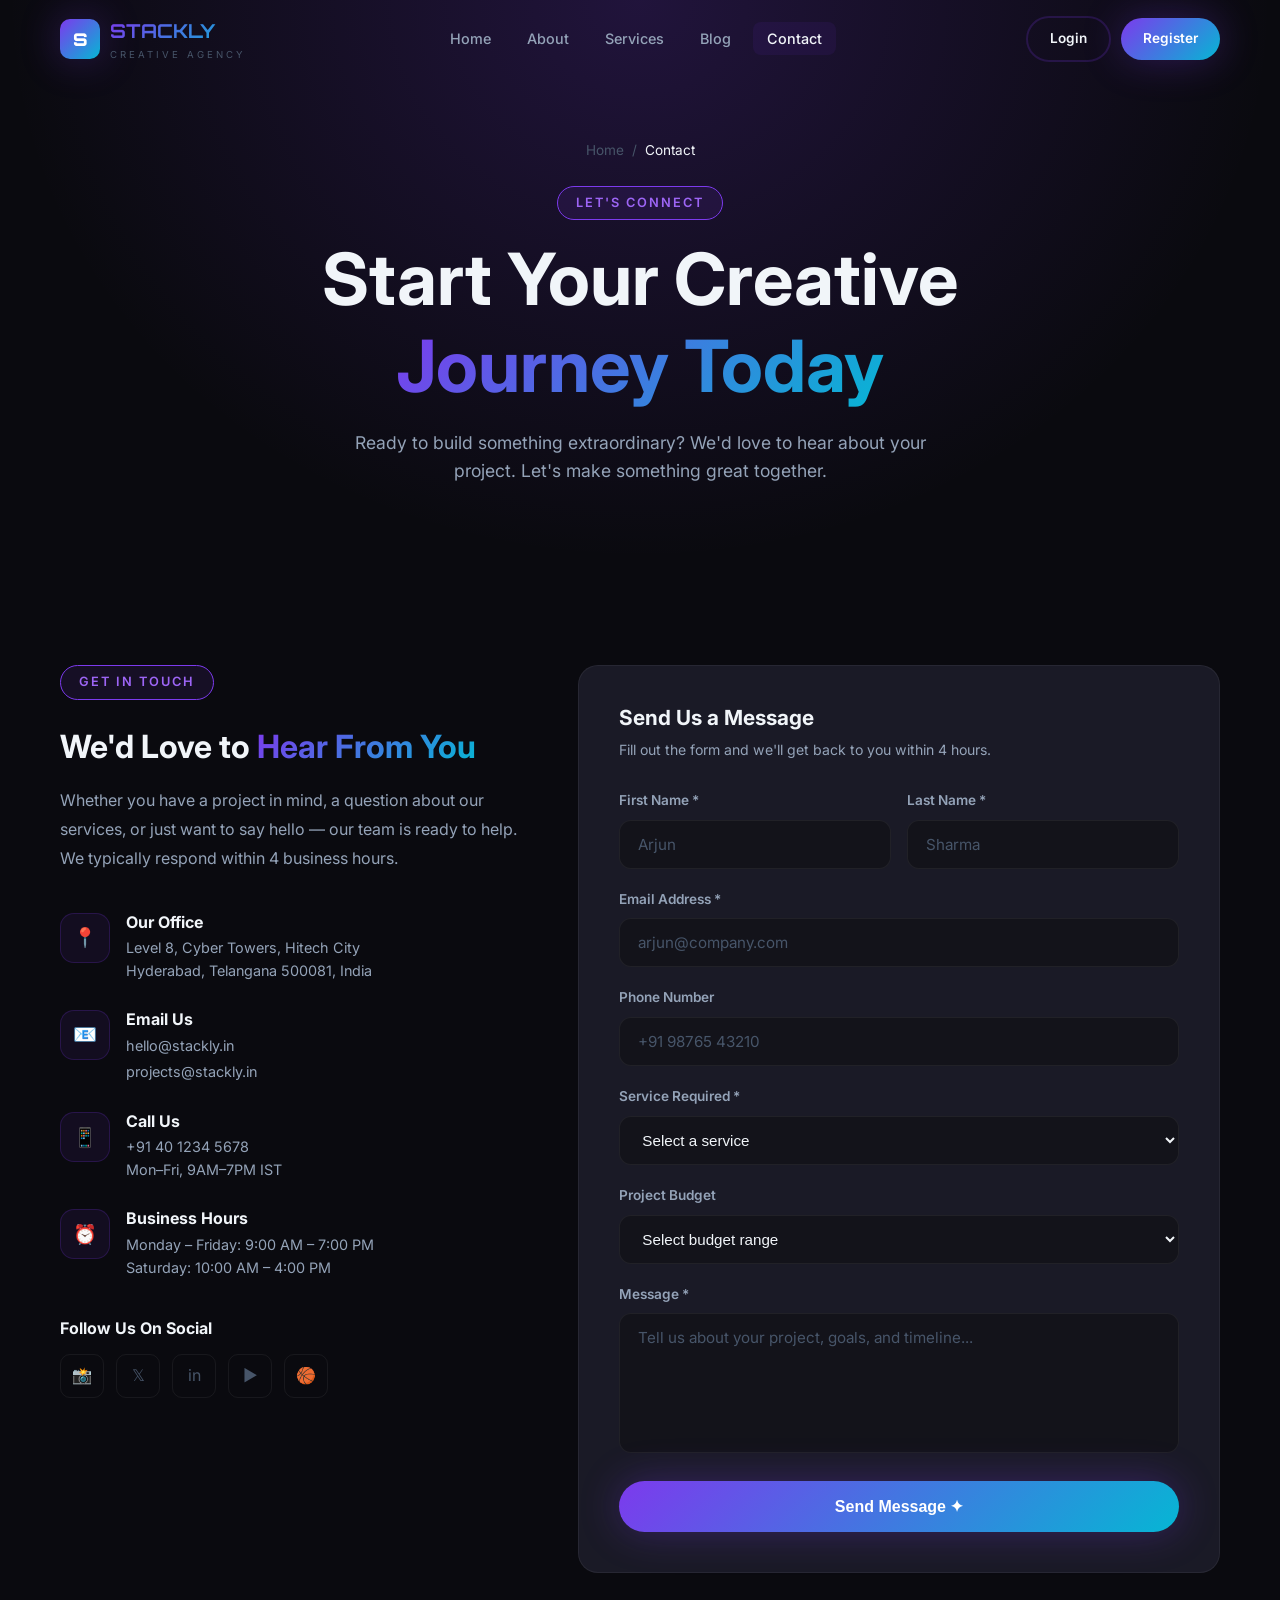
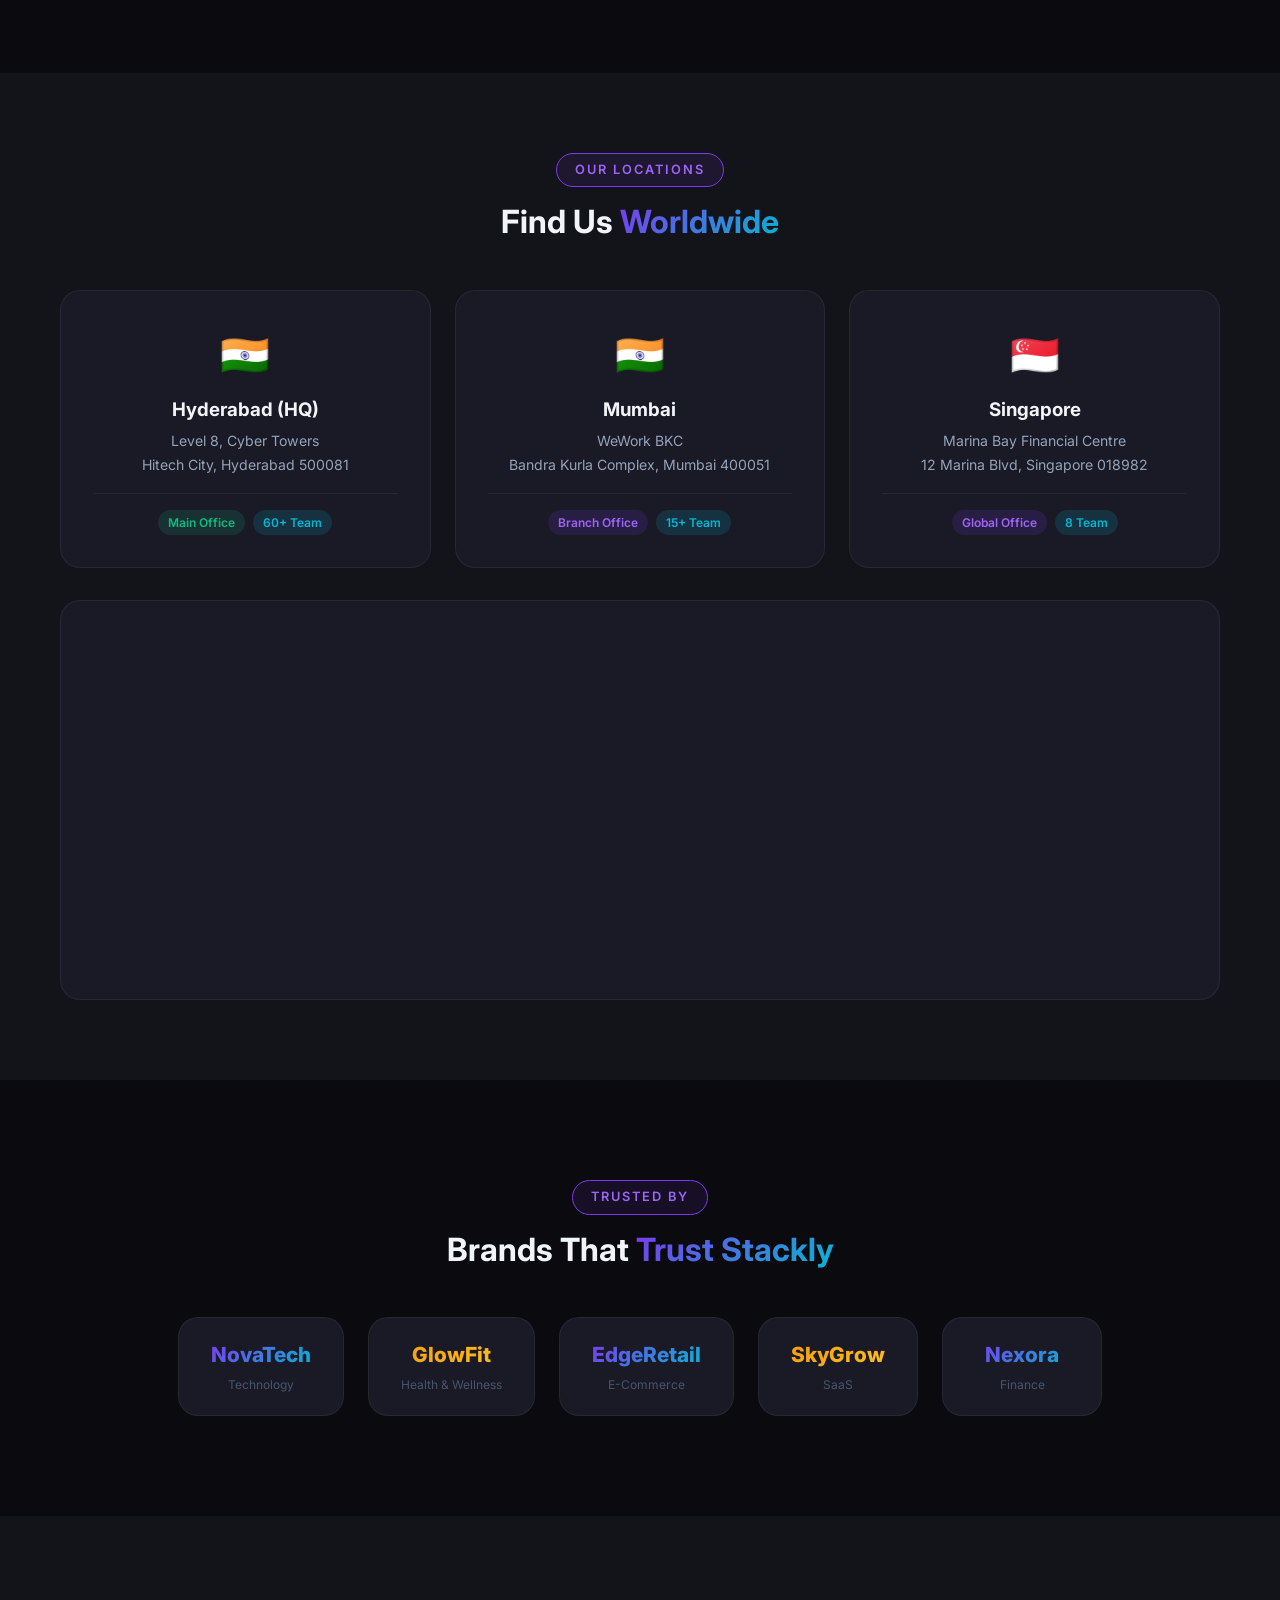
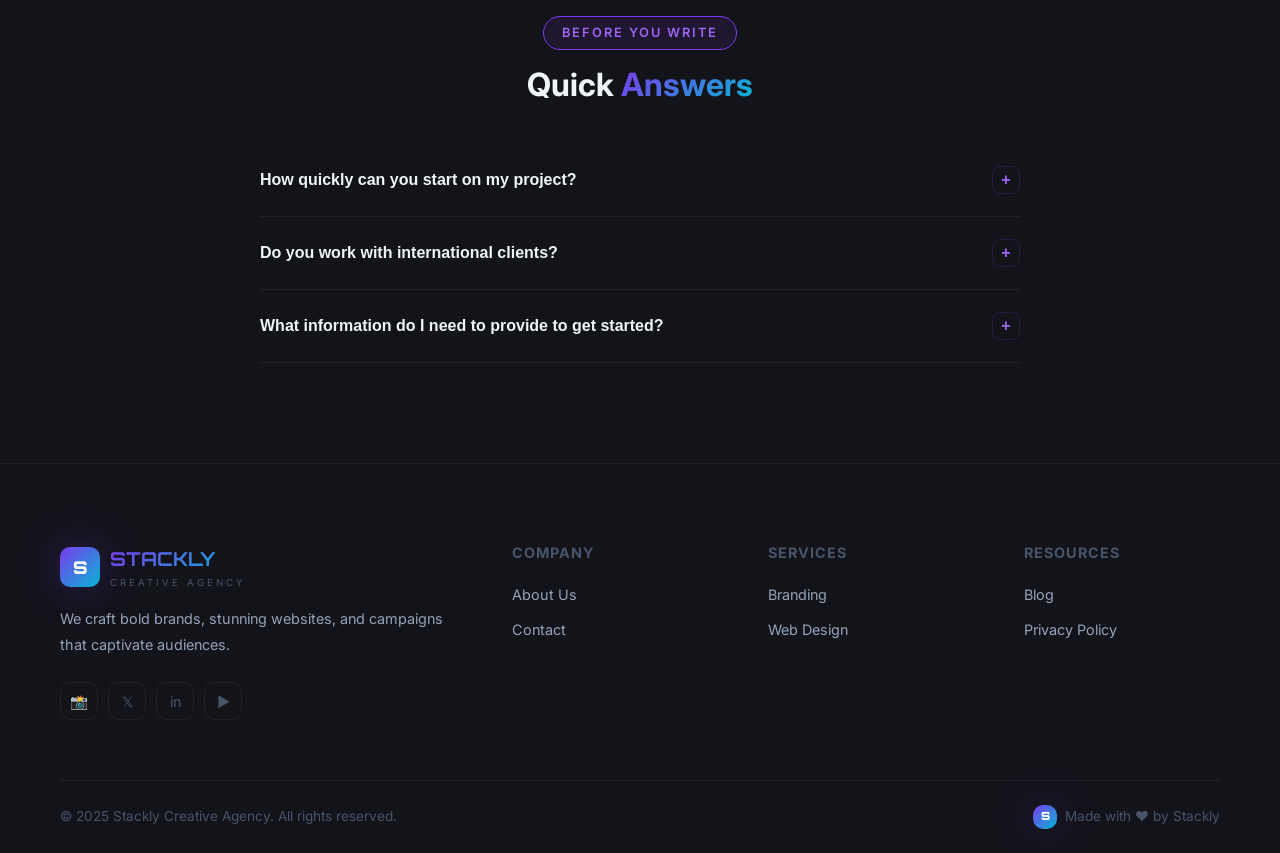
<file: contact.html>
<!DOCTYPE html>
<html lang="en">
<head>
  <meta charset="UTF-8"/>
  <meta name="viewport" content="width=device-width, initial-scale=1.0"/>
  <title>Contact Us | Stackly Creative Agency</title>
  <meta name="description" content="Get in touch with Stackly Creative Agency. Let's discuss your project and see how we can help transform your brand."/>
  <link rel="stylesheet" href="css/style.css"/>
</head>
<body>
<nav class="navbar" id="navbar">
  <div class="container">
    <a href="index.html" class="navbar-logo">
      <div class="logo-icon">S</div>
      <div><div class="logo-text">STACKLY</div><div class="logo-sub">Creative Agency</div></div>
    </a>
    <ul class="nav-links">
      <li><a href="index.html">Home</a></li><li><a href="about.html">About</a></li>
      <li><a href="services.html">Services</a></li><li><a href="blog.html">Blog</a></li>
      <li><a href="contact.html" class="active">Contact</a></li>
    </ul>
    <div class="nav-cta">
      <a href="login.html" class="btn btn-outline btn-sm">Login</a>
      <a href="register.html" class="btn btn-primary btn-sm">Register</a>
    </div>
    <button class="hamburger" aria-label="Menu"><span></span><span></span><span></span></button>
  </div>
</nav>
<div class="mobile-menu">
  <button class="mobile-close">✕</button>
  <a href="index.html">Home</a><a href="about.html">About</a><a href="services.html">Services</a>
  <a href="blog.html">Blog</a><a href="contact.html">Contact</a>
  <a href="login.html" class="btn btn-outline" style="margin-top:16px">Login</a>
  <a href="register.html" class="btn btn-primary" style="margin-top:12px">Register</a>
</div>

<!-- ══ SECTION 1: HERO ══ -->
<section class="page-hero">
  <div class="page-hero-bg"></div>
  <div class="container" style="position:relative;z-index:1">
    <div class="breadcrumb"><a href="index.html">Home</a> / <span>Contact</span></div>
    <span class="section-badge">Let's Connect</span>
    <h1 class="section-title" style="font-size:clamp(2.5rem,6vw,4.5rem)">Start Your Creative<br/><span class="gradient-text">Journey Today</span></h1>
    <p style="color:#94a3b8;font-size:1.1rem;max-width:580px;margin:0 auto">Ready to build something extraordinary? We'd love to hear about your project. Let's make something great together.</p>
  </div>
</section>

<!-- ══ SECTION 2: CONTACT FORM & INFO ══ -->
<section>
  <div class="container">
    <div class="contact-grid">
      <div class="animate-on-scroll">
        <span class="section-badge">Get In Touch</span>
        <h2 class="section-title" style="font-size:2rem;margin-top:12px">We'd Love to <span class="gradient-text">Hear From You</span></h2>
        <p style="color:#94a3b8;margin-bottom:40px;line-height:1.8">Whether you have a project in mind, a question about our services, or just want to say hello — our team is ready to help. We typically respond within 4 business hours.</p>
        <div class="contact-info-item">
          <div class="contact-icon">📍</div>
          <div>
            <h4 style="margin-bottom:4px">Our Office</h4>
            <p style="color:#94a3b8;font-size:0.9rem">Level 8, Cyber Towers, Hitech City<br/>Hyderabad, Telangana 500081, India</p>
          </div>
        </div>
        <div class="contact-info-item">
          <div class="contact-icon">📧</div>
          <div>
            <h4 style="margin-bottom:4px">Email Us</h4>
            <a href="mailto:hello@stackly.in" style="color:#94a3b8;font-size:0.9rem;text-decoration:none">hello@stackly.in</a><br/>
            <a href="mailto:projects@stackly.in" style="color:#94a3b8;font-size:0.9rem;text-decoration:none">projects@stackly.in</a>
          </div>
        </div>
        <div class="contact-info-item">
          <div class="contact-icon">📱</div>
          <div>
            <h4 style="margin-bottom:4px">Call Us</h4>
            <p style="color:#94a3b8;font-size:0.9rem">+91 40 1234 5678<br/>Mon–Fri, 9AM–7PM IST</p>
          </div>
        </div>
        <div class="contact-info-item">
          <div class="contact-icon">⏰</div>
          <div>
            <h4 style="margin-bottom:4px">Business Hours</h4>
            <p style="color:#94a3b8;font-size:0.9rem">Monday – Friday: 9:00 AM – 7:00 PM<br/>Saturday: 10:00 AM – 4:00 PM</p>
          </div>
        </div>
        <h3 style="margin-top:40px;margin-bottom:16px;font-size:1rem">Follow Us On Social</h3>
        <div style="display:flex;gap:12px">
          <a href="error.html" class="social-icon" style="width:44px;height:44px;font-size:1rem" title="Instagram">📸</a>
          <a href="error.html" class="social-icon" style="width:44px;height:44px;font-size:1rem" title="Twitter">𝕏</a>
          <a href="error.html" class="social-icon" style="width:44px;height:44px;font-size:1rem" title="LinkedIn">in</a>
          <a href="error.html" class="social-icon" style="width:44px;height:44px;font-size:1rem" title="YouTube">▶</a>
          <a href="error.html" class="social-icon" style="width:44px;height:44px;font-size:1rem" title="Dribbble">🏀</a>
        </div>
      </div>
      <div class="contact-form animate-on-scroll delay-2">
        <h3 style="margin-bottom:8px;font-size:1.3rem">Send Us a Message</h3>
        <p style="color:#94a3b8;font-size:0.88rem;margin-bottom:28px">Fill out the form and we'll get back to you within 4 hours.</p>
        <form id="contact-form" onsubmit="handleContactForm(event)">
          <div class="form-row">
            <div class="form-group">
              <label class="form-label">First Name *</label>
              <input class="form-input" type="text" placeholder="Arjun" required/>
            </div>
            <div class="form-group">
              <label class="form-label">Last Name *</label>
              <input class="form-input" type="text" placeholder="Sharma" required/>
            </div>
          </div>
          <div class="form-group">
            <label class="form-label">Email Address *</label>
            <input class="form-input" type="email" placeholder="arjun@company.com" required/>
          </div>
          <div class="form-group">
            <label class="form-label">Phone Number</label>
            <input class="form-input" type="tel" placeholder="+91 98765 43210"/>
          </div>
          <div class="form-group">
            <label class="form-label">Service Required *</label>
            <select class="form-select" required>
              <option value="" disabled selected>Select a service</option>
              <option>Brand Identity</option>
              <option>Web Design & Development</option>
              <option>Digital Marketing</option>
              <option>Video Production</option>
              <option>Content Creation</option>
              <option>Analytics & Insights</option>
              <option>Complete Package</option>
              <option>Other</option>
            </select>
          </div>
          <div class="form-group">
            <label class="form-label">Project Budget</label>
            <select class="form-select">
              <option value="" disabled selected>Select budget range</option>
              <option>Under ₹50,000</option>
              <option>₹50,000 – ₹1,50,000</option>
              <option>₹1,50,000 – ₹5,00,000</option>
              <option>₹5,00,000+</option>
            </select>
          </div>
          <div class="form-group">
            <label class="form-label">Message *</label>
            <textarea class="form-input" placeholder="Tell us about your project, goals, and timeline..." required></textarea>
          </div>
          <button type="submit" class="btn btn-primary" style="width:100%;justify-content:center;font-size:1rem;padding:16px">Send Message ✦</button>
        </form>
        <div id="form-success" style="display:none;text-align:center;padding:32px">
          <div style="font-size:3rem;margin-bottom:12px">🎉</div>
          <h3 style="margin-bottom:8px;background:var(--gradient-hero);-webkit-background-clip:text;-webkit-text-fill-color:transparent">Message Sent!</h3>
          <p style="color:#94a3b8">Thank you! Our team will get back to you within 4 business hours.</p>
        </div>
      </div>
    </div>
  </div>
</section>

<!-- ══ SECTION 3: MAP / OFFICE ══ -->
<section style="background:var(--bg-secondary);padding:80px 0">
  <div class="container">
    <div style="text-align:center;margin-bottom:48px">
      <span class="section-badge animate-on-scroll">Our Locations</span>
      <h2 class="section-title animate-on-scroll" style="font-size:2rem">Find Us <span class="gradient-text">Worldwide</span></h2>
    </div>
    <div class="offices-grid" id="offices-grid">
      <div class="card animate-on-scroll" style="text-align:center">
        <div style="font-size:2.5rem;margin-bottom:12px">🇮🇳</div>
        <h3 style="margin-bottom:8px">Hyderabad (HQ)</h3>
        <p style="color:#94a3b8;font-size:0.88rem;line-height:1.7">Level 8, Cyber Towers<br/>Hitech City, Hyderabad 500081</p>
        <div style="margin-top:16px;padding-top:16px;border-top:1px solid var(--border-light);display:flex;justify-content:center;gap:8px">
          <span class="badge badge-success">Main Office</span>
          <span class="badge badge-info">60+ Team</span>
        </div>
      </div>
      <div class="card animate-on-scroll delay-1" style="text-align:center">
        <div style="font-size:2.5rem;margin-bottom:12px">🇮🇳</div>
        <h3 style="margin-bottom:8px">Mumbai</h3>
        <p style="color:#94a3b8;font-size:0.88rem;line-height:1.7">WeWork BKC<br/>Bandra Kurla Complex, Mumbai 400051</p>
        <div style="margin-top:16px;padding-top:16px;border-top:1px solid var(--border-light);display:flex;justify-content:center;gap:8px">
          <span class="badge badge-purple">Branch Office</span>
          <span class="badge badge-info">15+ Team</span>
        </div>
      </div>
      <div class="card animate-on-scroll delay-2" style="text-align:center">
        <div style="font-size:2.5rem;margin-bottom:12px">🇸🇬</div>
        <h3 style="margin-bottom:8px">Singapore</h3>
        <p style="color:#94a3b8;font-size:0.88rem;line-height:1.7">Marina Bay Financial Centre<br/>12 Marina Blvd, Singapore 018982</p>
        <div style="margin-top:16px;padding-top:16px;border-top:1px solid var(--border-light);display:flex;justify-content:center;gap:8px">
          <span class="badge badge-purple">Global Office</span>
          <span class="badge badge-info">8 Team</span>
        </div>
      </div>
    </div>
    <div class="animate-on-scroll" style="margin-top:32px;background:var(--bg-card);border:1px solid var(--border-light);border-radius:var(--radius-lg);height:400px;overflow:hidden;position:relative">
      <iframe src="https://maps.google.com/maps?q=Cyber%20Towers,%20Hitech%20City,%20Hyderabad&t=&z=15&ie=UTF8&iwloc=&output=embed" width="100%" height="100%" style="border:0; filter: invert(90%) hue-rotate(180deg) grayscale(10%) contrast(95%);" allowfullscreen="" loading="lazy" referrerpolicy="no-referrer-when-downgrade"></iframe>
    </div>
  </div>
</section>

<!-- ══ SECTION 4: SOCIAL PROOF ══ -->
<section>
  <div class="container" style="text-align:center">
    <span class="section-badge animate-on-scroll">Trusted By</span>
    <h2 class="section-title animate-on-scroll" style="font-size:2rem">Brands That <span class="gradient-text">Trust Stackly</span></h2>
    <div style="display:flex;flex-wrap:wrap;justify-content:center;gap:24px;margin-top:48px">
      <div class="card animate-on-scroll" style="padding:20px 32px;min-width:160px">
        <div style="font-size:1.3rem;font-weight:800;background:var(--gradient-hero);-webkit-background-clip:text;-webkit-text-fill-color:transparent">NovaTech</div>
        <div style="font-size:0.75rem;color:#475569;margin-top:4px">Technology</div>
      </div>
      <div class="card animate-on-scroll delay-1" style="padding:20px 32px;min-width:160px">
        <div style="font-size:1.3rem;font-weight:800;background:var(--gradient-gold);-webkit-background-clip:text;-webkit-text-fill-color:transparent">GlowFit</div>
        <div style="font-size:0.75rem;color:#475569;margin-top:4px">Health & Wellness</div>
      </div>
      <div class="card animate-on-scroll delay-2" style="padding:20px 32px;min-width:160px">
        <div style="font-size:1.3rem;font-weight:800;background:var(--gradient-hero);-webkit-background-clip:text;-webkit-text-fill-color:transparent">EdgeRetail</div>
        <div style="font-size:0.75rem;color:#475569;margin-top:4px">E-Commerce</div>
      </div>
      <div class="card animate-on-scroll delay-3" style="padding:20px 32px;min-width:160px">
        <div style="font-size:1.3rem;font-weight:800;background:var(--gradient-gold);-webkit-background-clip:text;-webkit-text-fill-color:transparent">SkyGrow</div>
        <div style="font-size:0.75rem;color:#475569;margin-top:4px">SaaS</div>
      </div>
      <div class="card animate-on-scroll" style="padding:20px 32px;min-width:160px">
        <div style="font-size:1.3rem;font-weight:800;background:var(--gradient-hero);-webkit-background-clip:text;-webkit-text-fill-color:transparent">Nexora</div>
        <div style="font-size:0.75rem;color:#475569;margin-top:4px">Finance</div>
      </div>
    </div>
  </div>
</section>

<!-- ══ SECTION 5: FAQ ══ -->
<section style="background:var(--bg-secondary)">
  <div class="container" style="text-align:center">
    <span class="section-badge animate-on-scroll">Before You Write</span>
    <h2 class="section-title animate-on-scroll" style="font-size:2rem">Quick <span class="gradient-text">Answers</span></h2>
    <div class="faq-list" style="text-align:left;margin-top:40px">
      <div class="faq-item">
        <button class="faq-question">How quickly can you start on my project?<div class="faq-icon">+</div></button>
        <div class="faq-answer">We typically kick off new projects within 1-2 weeks of contract signing. For urgent projects, we can arrange expedited starts with a rush fee.</div>
      </div>
      <div class="faq-item">
        <button class="faq-question">Do you work with international clients?<div class="faq-icon">+</div></button>
        <div class="faq-answer">Absolutely! We work with clients across 25+ countries. We're comfortable with remote collaboration and adapt to different time zones for meetings and communications.</div>
      </div>
      <div class="faq-item">
        <button class="faq-question">What information do I need to provide to get started?<div class="faq-icon">+</div></button>
        <div class="faq-answer">Just tell us about your business, your goals, your target audience, and any references for design styles you like. We'll guide you through the rest during our discovery call.</div>
      </div>
    </div>
  </div>
</section>

<!-- FOOTER -->
<footer>
  <div class="container">
    <div class="footer-grid">
      <div class="footer-brand">
        <a href="index.html" class="navbar-logo" style="display:inline-flex">
          <div class="logo-icon">S</div>
          <div><div class="logo-text">STACKLY</div><div class="logo-sub">Creative Agency</div></div>
        </a>
        <p>We craft bold brands, stunning websites, and campaigns that captivate audiences.</p>
        <div class="footer-social">
          <a href="error.html" class="social-icon">📸</a><a href="error.html" class="social-icon">𝕏</a>
          <a href="error.html" class="social-icon">in</a><a href="error.html" class="social-icon">▶</a>
        </div>
      </div>
      <div class="footer-col"><h4>Company</h4><ul>
        <li><a href="about.html">About Us</a></li><li><a href="contact.html">Contact</a></li>
      </ul></div>
      <div class="footer-col"><h4>Services</h4><ul>
        <li><a href="services.html">Branding</a></li><li><a href="services.html">Web Design</a></li>
      </ul></div>
      <div class="footer-col"><h4>Resources</h4><ul>
        <li><a href="blog.html">Blog</a></li><li><a href="error.html">Privacy Policy</a></li>
      </ul></div>
    </div>
    <div class="footer-bottom">
      <span>© 2025 Stackly Creative Agency. All rights reserved.</span>
      <span style="display:flex;align-items:center;gap:8px"><span class="logo-icon" style="width:24px;height:24px;font-size:0.7rem">S</span>Made with ❤ by Stackly</span>
    </div>
  </div>
</footer>
<script src="js/main.js"></script>
<script>
function handleContactForm(e) {
  e.preventDefault();
  document.getElementById('contact-form').style.display = 'none';
  document.getElementById('form-success').style.display = 'block';
}
</script>
<style>
@media(max-width:768px){#offices-grid{grid-template-columns:1fr!important}}
</style>
</body>
</html>
</file>
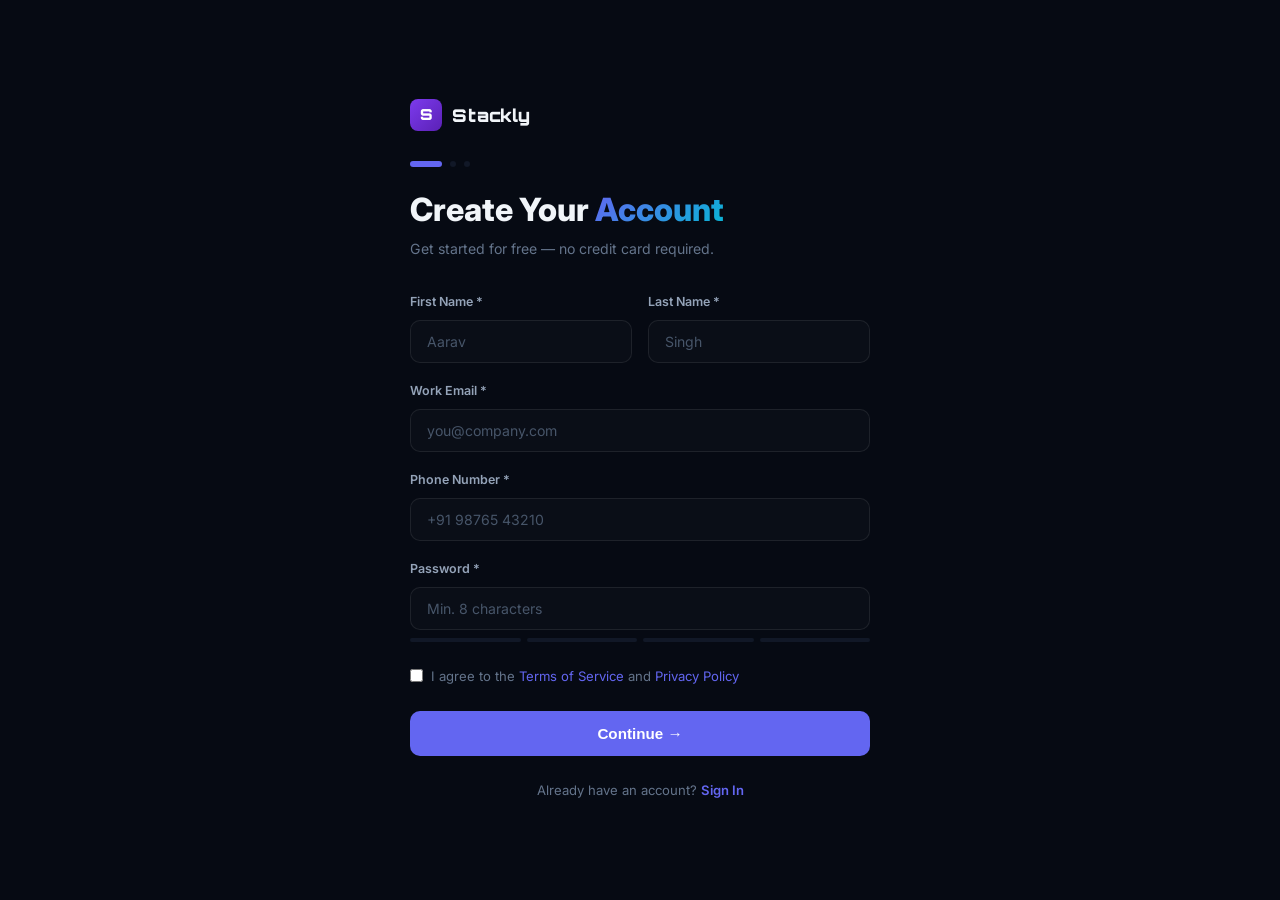
<file: register.html>
<!DOCTYPE html>
<html lang="en">
<head>
  <meta charset="UTF-8"/>
  <meta name="viewport" content="width=device-width, initial-scale=1.0"/>
  <title>Register | Stackly Creative Agency</title>
  <meta name="description" content="Create your Stackly account."/>
  <link rel="preconnect" href="https://fonts.googleapis.com"/>
  <link href="https://fonts.googleapis.com/css2?family=Inter:wght@300;400;500;600;700;800;900&family=Orbitron:wght@700;900&display=swap" rel="stylesheet"/>
  <link rel="stylesheet" href="css/style.css"/>
  <style>
    * { box-sizing: border-box; margin: 0; padding: 0; }
    body {
      background: #060a13;
      color: #f1f5f9;
      font-family: 'Inter', sans-serif;
      min-height: 100vh;
      display: flex;
      justify-content: center;
      align-items: center;
      padding: 40px 20px;
    }
    
    .register-container {
      width: 100%;
      max-width: 460px;
    }
    
    .header-logo {
      display: flex;
      align-items: center;
      gap: 10px;
      margin-bottom: 30px;
    }
    .logo-icon-box {
      width: 32px;
      height: 32px;
      border-radius: 8px;
      background: linear-gradient(135deg, #7c3aed, #5b21b6);
      display: flex;
      align-items: center;
      justify-content: center;
      font-weight: 900;
      font-size: 0.95rem;
      color: #fff;
      font-family: 'Orbitron', sans-serif;
    }
    .logo-text-box {
      font-family: 'Orbitron', sans-serif;
      font-size: 1.1rem;
      font-weight: 900;
      letter-spacing: 0.5px;
    }
    
    /* Progress indicators */
    .steps-indicator {
      display: flex;
      gap: 8px;
      margin-bottom: 24px;
      align-items: center;
    }
    .step-pill {
      height: 6px;
      border-radius: 3px;
      background: #111827;
      transition: all 0.3s ease;
    }
    .step-pill.active {
      width: 32px;
      background: #6366f1;
    }
    .step-dot {
      width: 6px;
      height: 6px;
      border-radius: 50%;
      background: #111827;
      transition: all 0.3s ease;
    }
    .step-dot.active {
      background: #6366f1;
    }
    
    .page-title {
      font-size: 2rem;
      font-weight: 800;
      line-height: 1.2;
      margin-bottom: 8px;
    }
    .page-title span {
      background: linear-gradient(135deg, #6366f1, #06b6d4);
      -webkit-background-clip: text;
      -webkit-text-fill-color: transparent;
    }
    .page-desc {
      color: #64748b;
      font-size: 0.88rem;
      margin-bottom: 32px;
    }
    
    .form-row {
      display: grid;
      grid-template-columns: 1fr 1fr;
      gap: 16px;
    }
    
    .form-group {
      margin-bottom: 18px;
    }
    .form-label {
      display: block;
      font-size: 0.78rem;
      font-weight: 600;
      color: #94a3b8;
      margin-bottom: 8px;
    }
    .form-input {
      width: 100%;
      background: rgba(255, 255, 255, 0.02);
      border: 1px solid rgba(255, 255, 255, 0.08);
      border-radius: 10px;
      padding: 12px 16px;
      color: #f1f5f9;
      font-family: inherit;
      font-size: 0.88rem;
      transition: all 0.2s ease;
    }
    .form-input:focus {
      outline: none;
      border-color: #6366f1;
      background: rgba(255, 255, 255, 0.04);
      box-shadow: 0 0 12px rgba(99, 102, 241, 0.15);
    }
    
    /* Password Strength indicators */
    .strength-bars {
      display: flex;
      gap: 6px;
      margin-top: 8px;
      margin-bottom: 24px;
    }
    .strength-bar {
      flex: 1;
      height: 4px;
      border-radius: 2px;
      background: #111827;
      transition: background 0.3s;
    }
    .strength-bar.active {
      background: #6366f1;
    }
    
    .btn-continue {
      width: 100%;
      background: #6366f1;
      border: none;
      border-radius: 10px;
      color: #fff;
      padding: 14px;
      font-weight: 700;
      font-size: 0.95rem;
      cursor: pointer;
      display: flex;
      align-items: center;
      justify-content: center;
      gap: 8px;
      transition: background 0.2s;
    }
    .btn-continue:hover {
      background: #4f46e5;
    }

    /* Role Selection Grid */
    .role-grid {
      display: grid;
      grid-template-columns: repeat(3, 1fr);
      gap: 12px;
      margin-bottom: 30px;
    }
    .role-card-btn {
      background: rgba(255, 255, 255, 0.02);
      border: 1px solid rgba(255, 255, 255, 0.06);
      border-radius: 12px;
      padding: 18px 8px;
      display: flex;
      flex-direction: column;
      align-items: center;
      gap: 8px;
      cursor: pointer;
      transition: all 0.2s ease;
      color: #94a3b8;
    }
    .role-card-btn:hover {
      background: rgba(255, 255, 255, 0.04);
      border-color: rgba(255, 255, 255, 0.1);
    }
    .role-card-btn.active {
      background: rgba(124, 58, 237, 0.08);
      border-color: #7c3aed;
      color: #a78bfa;
      box-shadow: 0 0 16px rgba(124, 58, 237, 0.15);
    }
    .role-icon-box {
      font-size: 1.4rem;
    }
    .role-lbl {
      font-weight: 700;
      font-size: 0.75rem;
      letter-spacing: 0.5px;
      text-transform: uppercase;
    }
    .role-sub-lbl {
      font-size: 0.6rem;
      color: #475569;
      text-align: center;
    }
    .role-card-btn.active .role-sub-lbl {
      color: #8b5cf6;
    }
    
    /* Welcome Splash State */
    .welcome-splash {
      text-align: center;
      padding: 20px 0;
      animation: fadeIn 0.5s ease;
    }
    .welcome-icon {
      font-size: 4rem;
      margin-bottom: 16px;
      display: inline-block;
      animation: bounce 0.6s cubic-bezier(0.34, 1.56, 0.64, 1);
    }
    
    @keyframes fadeIn {
      from { opacity: 0; transform: translateY(10px); }
      to { opacity: 1; transform: translateY(0); }
    }
    @keyframes bounce {
      0% { transform: scale(0.3); }
      50% { transform: scale(1.05); }
      70% { transform: scale(0.9); }
      100% { transform: scale(1); }
    }
  </style>
</head>
<body>

<div class="register-container">
  
  <!-- Header Logo -->
  <div class="header-logo">
    <div class="logo-icon-box">S</div>
    <div class="logo-text-box">Stackly</div>
  </div>
  
  <!-- ── STEP 1: Basic Details ── -->
  <div id="step-1-section">
    <div class="steps-indicator">
      <div class="step-pill active" id="s1-pill"></div>
      <div class="step-dot" id="s2-dot"></div>
      <div class="step-dot" id="s3-dot"></div>
    </div>
    
    <h1 class="page-title">Create Your <span>Account</span></h1>
    <p class="page-desc">Get started for free — no credit card required.</p>
    
    <form id="register-form-step1" onsubmit="goToStep2(event)">
      <div class="form-row">
        <div class="form-group">
          <label class="form-label">First Name *</label>
          <input class="form-input" type="text" id="reg-fname" placeholder="Aarav" required/>
        </div>
        <div class="form-group">
          <label class="form-label">Last Name *</label>
          <input class="form-input" type="text" id="reg-lname" placeholder="Singh" required/>
        </div>
      </div>
      
      <div class="form-group">
        <label class="form-label">Work Email *</label>
        <input class="form-input" type="email" id="reg-email" placeholder="you@company.com" required/>
      </div>
      
      <div class="form-group">
        <label class="form-label">Phone Number *</label>
        <input class="form-input" type="tel" id="reg-phone" placeholder="+91 98765 43210" required/>
      </div>
      
      <div class="form-group" style="margin-bottom: 8px;">
        <label class="form-label">Password *</label>
        <input class="form-input" type="password" id="reg-password" placeholder="Min. 8 characters" oninput="updateStrengthBars()" required/>
      </div>
      
      <!-- Password Strength Indicator -->
      <div class="strength-bars">
        <div class="strength-bar" id="bar-1"></div>
        <div class="strength-bar" id="bar-2"></div>
        <div class="strength-bar" id="bar-3"></div>
        <div class="strength-bar" id="bar-4"></div>
      </div>
      
      <div style="margin-bottom: 24px;">
        <label style="display: flex; align-items: flex-start; gap: 8px; cursor: pointer; font-size: 0.82rem; color: #64748b;">
          <input type="checkbox" id="reg-terms" required style="accent-color: #6366f1; margin-top: 3px;"/>
          <span>I agree to the <a href="error.html" style="color:#6366f1; text-decoration: none;">Terms of Service</a> and <a href="error.html" style="color:#6366f1; text-decoration: none;">Privacy Policy</a></span>
        </label>
      </div>
      
      <button type="submit" class="btn-continue">
        Continue →
      </button>
    </form>
    
    <div style="text-align:center;margin-top:24px;font-size:0.82rem">
      <span style="color:#64748b">Already have an account? </span>
      <a href="login.html" style="color:#6366f1;text-decoration:none;font-weight:600">Sign In</a>
    </div>
  </div>

  <!-- ── STEP 2: Role Selection ── -->
  <div id="step-2-section" style="display: none;">
    <div class="steps-indicator">
      <div class="step-dot active" id="s1-dot-s2" style="width: 6px; border-radius: 50%;"></div>
      <div class="step-pill active" id="s2-pill-s2" style="width: 32px; border-radius: 3px; background: #6366f1;"></div>
      <div class="step-dot" id="s3-dot-s2"></div>
    </div>
    
    <h1 class="page-title">Choose Your <span>Role</span></h1>
    <p class="page-desc">Select the dashboard type that matches your project requirements.</p>
    
    <form id="register-form-step2" onsubmit="handleRegistrationComplete(event)">
      <div class="role-grid">
        <button type="button" class="role-card-btn" id="reg-btn-admin" onclick="selectRegRole('admin')">
          <span class="role-icon-box">🛡️</span>
          <span class="role-lbl">Admin</span>
          <span class="role-sub-lbl">Platform Control</span>
        </button>
        <button type="button" class="role-card-btn" id="reg-btn-analyst" onclick="selectRegRole('analyst')">
          <span class="role-icon-box">📊</span>
          <span class="role-lbl">Analyst</span>
          <span class="role-sub-lbl">Market Insight</span>
        </button>
        <button type="button" class="role-card-btn active" id="reg-btn-client" onclick="selectRegRole('client')">
          <span class="role-icon-box">💼</span>
          <span class="role-lbl">Client</span>
          <span class="role-sub-lbl">My Portfolio</span>
        </button>
      </div>
      
      <div id="reg-error" style="display:none;background:rgba(239,68,68,0.1);border:1px solid rgba(239,68,68,0.3);border-radius:10px;padding:12px;color:#ef4444;font-size:0.82rem;margin-bottom:16px"></div>
      
      <button type="submit" class="btn-continue">
        Complete Registration ✦
      </button>
    </form>
  </div>
  
  <!-- ── STEP 3: Success Welcome State ── -->
  <div id="welcome-screen" class="welcome-splash" style="display:none">
    <div class="welcome-icon">🎉</div>
    <h2 class="page-title">Welcome to Stackly,<br/><span id="welcome-name">there</span>!</h2>
    <p class="page-desc" style="margin-top: 10px; margin-bottom: 24px;">Your account has been created successfully. You can now access your portal dashboard.</p>
    
    <div style="background: rgba(16, 185, 129, 0.08); border: 1px solid rgba(16, 185, 129, 0.2); border-radius: 12px; padding: 16px; margin-bottom: 24px;">
      <p style="color: #10b981; font-size: 0.88rem; font-weight: 500;">✓ Account created · ✓ Setup complete · ✓ Ready to go</p>
    </div>
    
    <button onclick="goToDashboard()" class="btn-continue" style="background: linear-gradient(135deg, #6366f1, #7c3aed)">
      Go to My Dashboard →
    </button>
  </div>
  
</div>

<script src="js/main.js"></script>
<script>
// Auto-redirect removed to allow direct access to registration form anytime

let currentRole = 'client'; // Default registered user role is client

function updateStrengthBars() {
  const password = document.getElementById('reg-password').value;
  const bars = [
    document.getElementById('bar-1'),
    document.getElementById('bar-2'),
    document.getElementById('bar-3'),
    document.getElementById('bar-4')
  ];
  
  // Clear classes
  bars.forEach(b => b.classList.remove('active'));
  
  if (password.length >= 2) bars[0].classList.add('active');
  if (password.length >= 5) bars[1].classList.add('active');
  if (password.length >= 8) bars[2].classList.add('active');
  if (password.length >= 10 && /[A-Z]/.test(password) && /[0-9]/.test(password)) bars[3].classList.add('active');
}

function goToStep2(e) {
  e.preventDefault();
  
  const password = document.getElementById('reg-password').value;
  if (password.length < 6) {
    alert('Password must be at least 6 characters.');
    return;
  }
  
  // Switch visual screens
  document.getElementById('step-1-section').style.display = 'none';
  document.getElementById('step-2-section').style.display = 'block';
}

function selectRegRole(role) {
  currentRole = role;
  document.getElementById('reg-btn-admin').classList.toggle('active', role === 'admin');
  document.getElementById('reg-btn-analyst').classList.toggle('active', role === 'analyst');
  document.getElementById('reg-btn-client').classList.toggle('active', role === 'client');
}

function handleRegistrationComplete(e) {
  e.preventDefault();
  
  const fname = document.getElementById('reg-fname').value.trim();
  const lname = document.getElementById('reg-lname').value.trim();
  const email = document.getElementById('reg-email').value.trim();
  const password = document.getElementById('reg-password').value;
  const fullName = fname + ' ' + lname;
  
  // Register in local memory
  const users = JSON.parse(localStorage.getItem('sa_users') || '[]');
  const existing = users.find(u => u.email === email);
  if (!existing) {
    users.push({ name: fullName, email, password, role: currentRole });
    localStorage.setItem('sa_users', JSON.stringify(users));
  }
  
  // Auto-login session creation
  localStorage.setItem('sa_session', JSON.stringify({ name: fullName, email, role: currentRole }));
  
  // Show welcome screen (Step 3)
  document.getElementById('step-2-section').style.display = 'none';
  document.getElementById('welcome-name').textContent = fname;
  document.getElementById('welcome-screen').style.display = 'block';
}

function goToDashboard() {
  window.location.href = currentRole === 'admin' ? 'admin-dashboard.html' : 'client-dashboard.html';
}
</script>
</body>
</html>
</file>
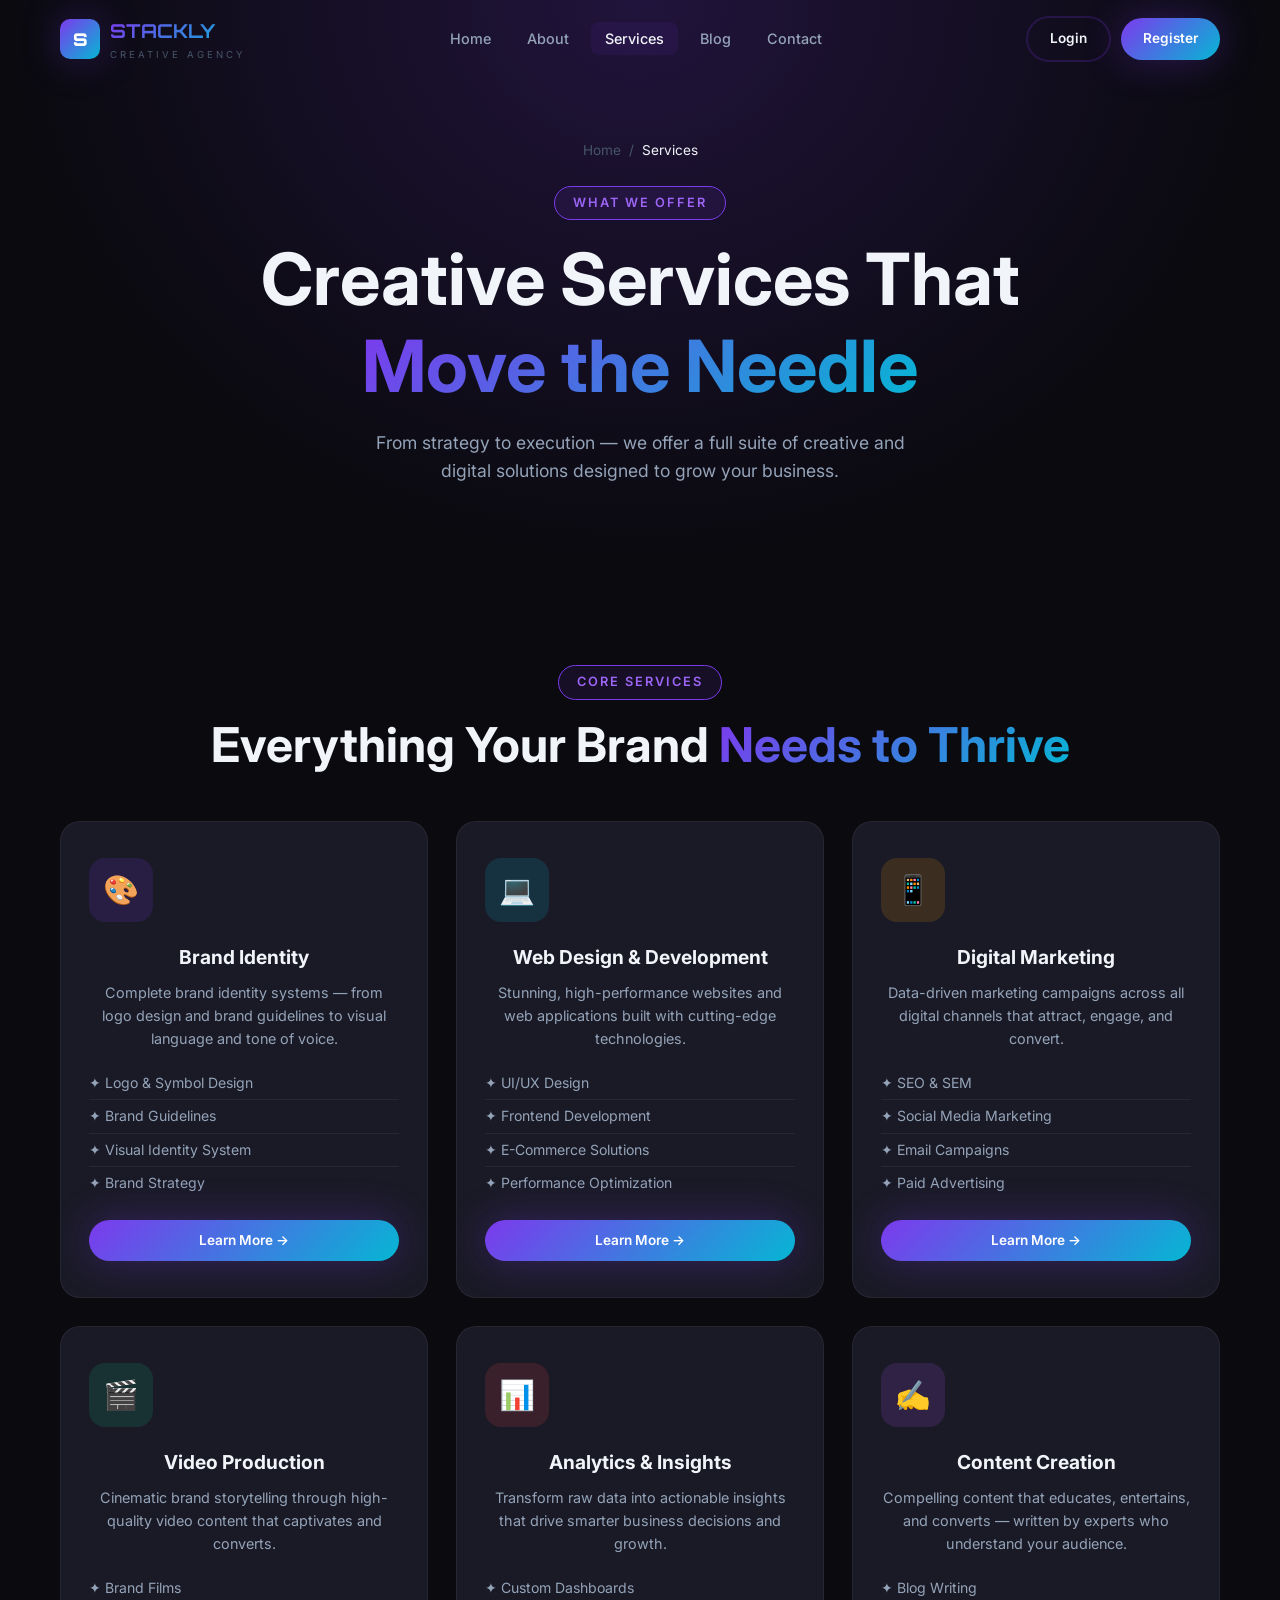
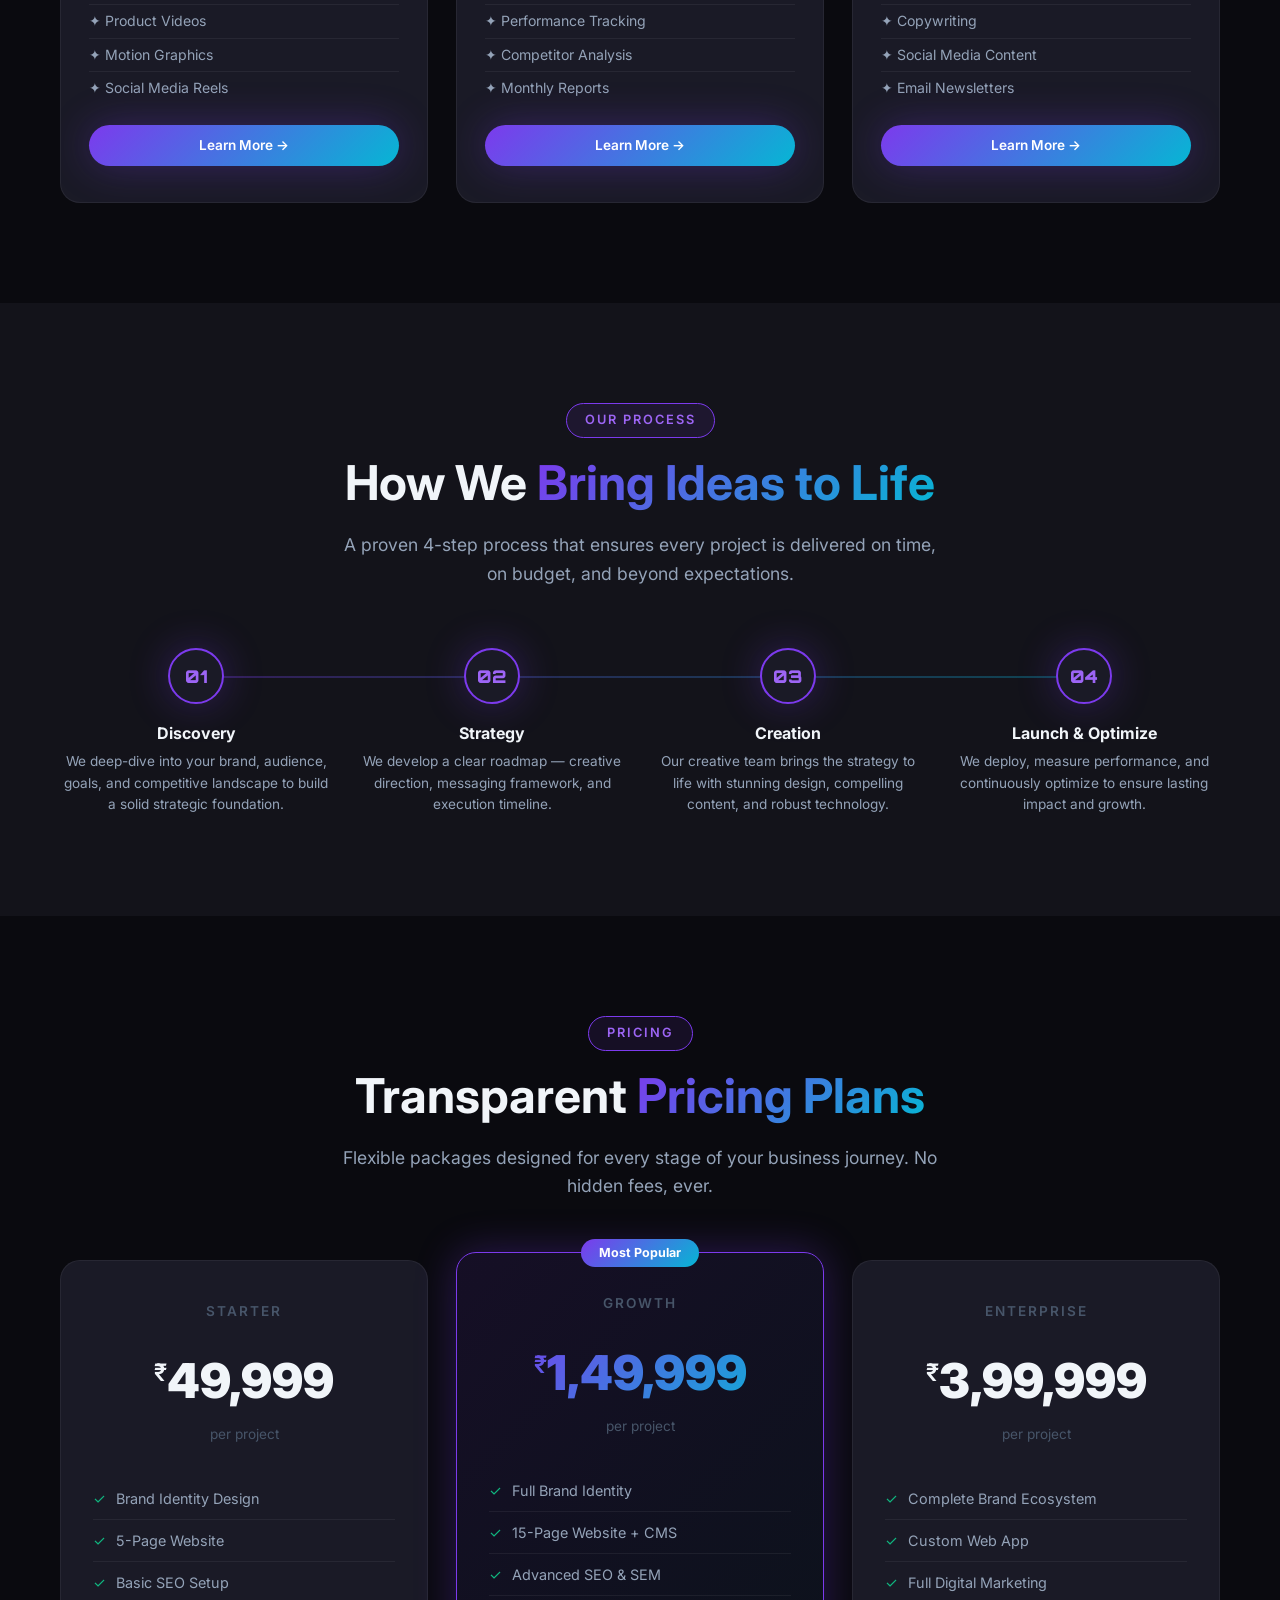
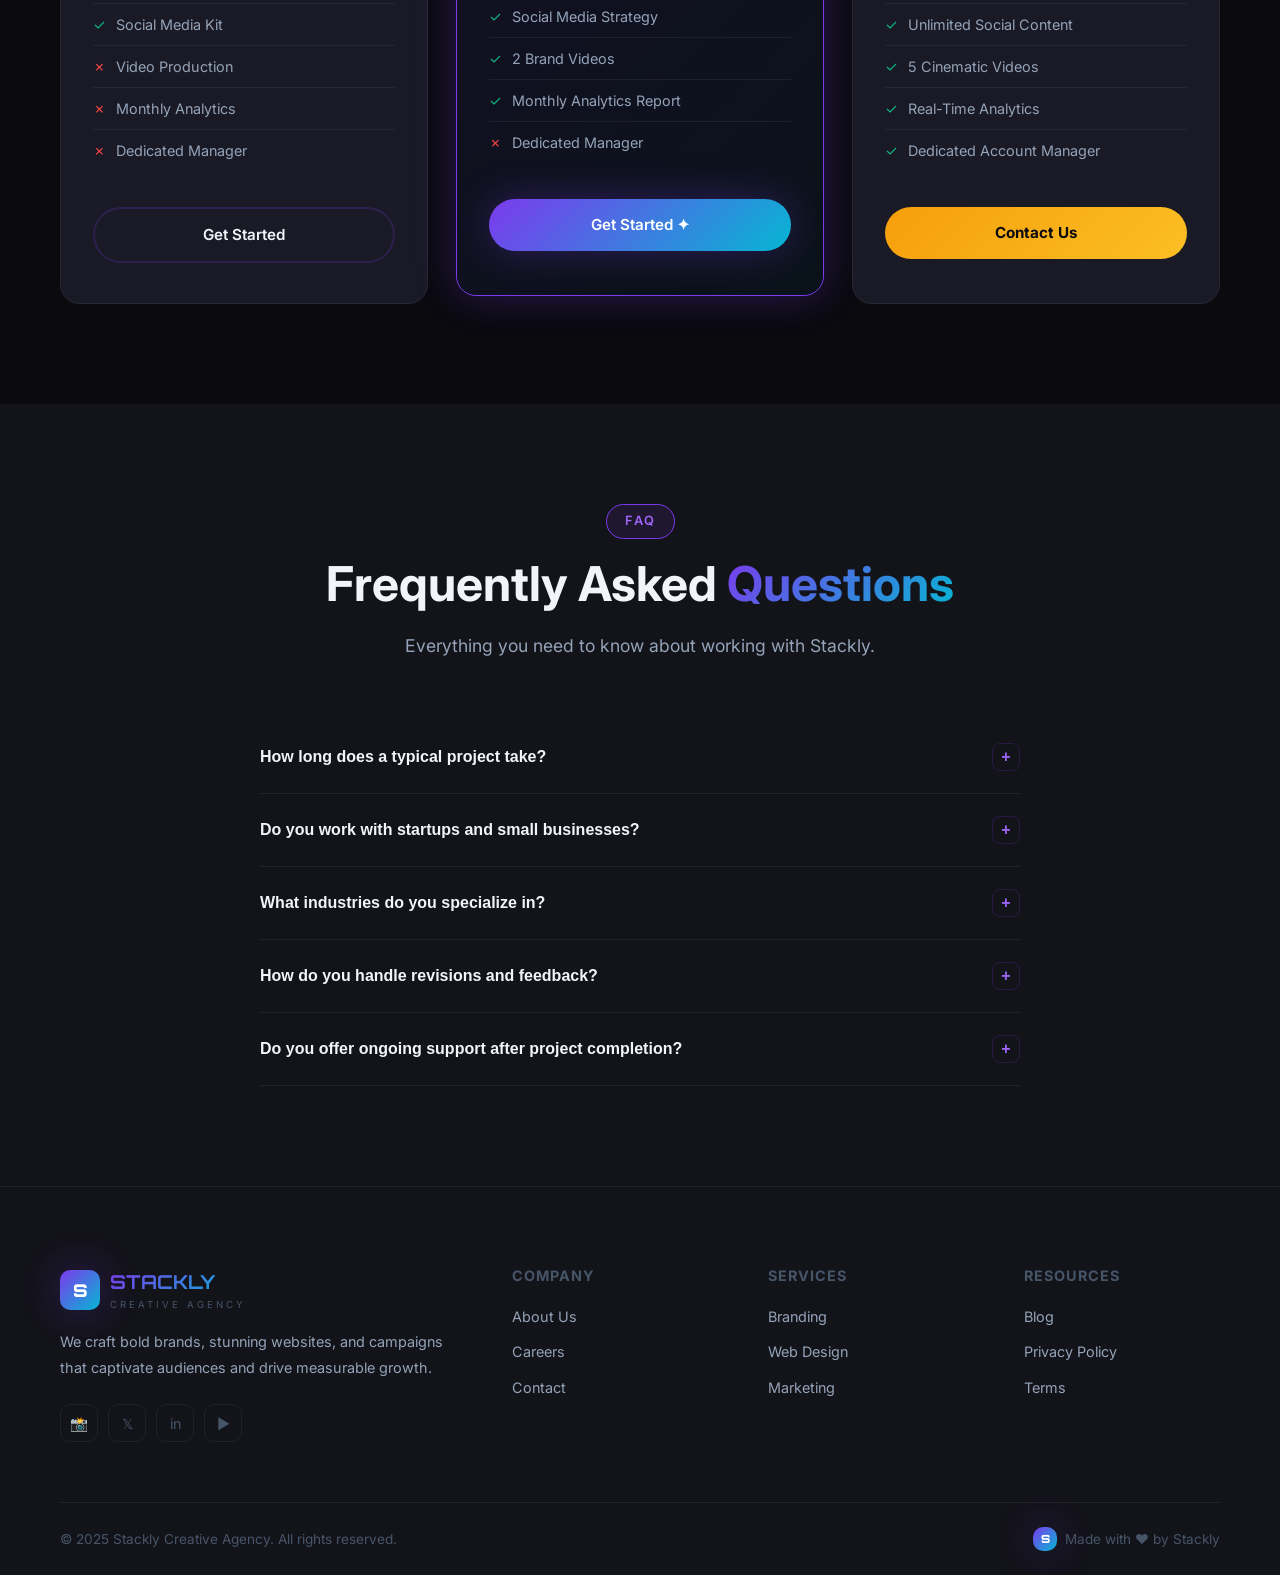
<file: services.html>
<!DOCTYPE html>
<html lang="en">
<head>
  <meta charset="UTF-8"/>
  <meta name="viewport" content="width=device-width, initial-scale=1.0"/>
  <title>Services | Stackly Creative Agency</title>
  <meta name="description" content="Explore Stackly's full range of creative services — brand identity, web design, digital marketing, video production, analytics, and content creation."/>
  <link rel="stylesheet" href="css/style.css"/>
</head>
<body>
<nav class="navbar" id="navbar">
  <div class="container">
    <a href="index.html" class="navbar-logo">
      <div class="logo-icon">S</div>
      <div><div class="logo-text">STACKLY</div><div class="logo-sub">Creative Agency</div></div>
    </a>
    <ul class="nav-links">
      <li><a href="index.html">Home</a></li><li><a href="about.html">About</a></li>
      <li><a href="services.html" class="active">Services</a></li>
      <li><a href="blog.html">Blog</a></li><li><a href="contact.html">Contact</a></li>
    </ul>
    <div class="nav-cta">
      <a href="login.html" class="btn btn-outline btn-sm">Login</a>
      <a href="register.html" class="btn btn-primary btn-sm">Register</a>
    </div>
    <button class="hamburger" aria-label="Menu"><span></span><span></span><span></span></button>
  </div>
</nav>
<div class="mobile-menu">
  <button class="mobile-close">✕</button>
  <a href="index.html">Home</a><a href="about.html">About</a><a href="services.html">Services</a>
  <a href="blog.html">Blog</a><a href="contact.html">Contact</a>
  <a href="login.html" class="btn btn-outline" style="margin-top:16px">Login</a>
  <a href="register.html" class="btn btn-primary" style="margin-top:12px">Register</a>
</div>

<!-- ══ SECTION 1: HERO ══ -->
<section class="page-hero">
  <div class="page-hero-bg"></div>
  <div class="container" style="position:relative;z-index:1">
    <div class="breadcrumb"><a href="index.html">Home</a> / <span>Services</span></div>
    <span class="section-badge">What We Offer</span>
    <h1 class="section-title" style="font-size:clamp(2.5rem,6vw,4.5rem)">Creative Services That<br/><span class="gradient-text">Move the Needle</span></h1>
    <p style="color:#94a3b8;font-size:1.1rem;max-width:580px;margin:0 auto">From strategy to execution — we offer a full suite of creative and digital solutions designed to grow your business.</p>
  </div>
</section>

<!-- ══ SECTION 2: SERVICES FULL GRID ══ -->
<section>
  <div class="container" style="text-align:center">
    <span class="section-badge animate-on-scroll">Core Services</span>
    <h2 class="section-title animate-on-scroll">Everything Your Brand <span class="gradient-text">Needs to Thrive</span></h2>
    <div class="services-grid" style="margin-top:48px">
      <div class="service-card animate-on-scroll">
        <div class="service-icon" style="background:rgba(124,58,237,0.15)">🎨</div>
        <h3>Brand Identity</h3>
        <p style="margin-bottom:16px">Complete brand identity systems — from logo design and brand guidelines to visual language and tone of voice.</p>
        <ul style="text-align:left;list-style:none;color:#94a3b8;font-size:0.88rem">
          <li style="padding:5px 0;border-bottom:1px solid var(--border-light)">✦ Logo & Symbol Design</li>
          <li style="padding:5px 0;border-bottom:1px solid var(--border-light)">✦ Brand Guidelines</li>
          <li style="padding:5px 0;border-bottom:1px solid var(--border-light)">✦ Visual Identity System</li>
          <li style="padding:5px 0">✦ Brand Strategy</li>
        </ul>
        <a href="error.html" class="btn btn-primary btn-sm" style="margin-top:20px;width:100%;justify-content:center">Learn More →</a>
      </div>
      <div class="service-card animate-on-scroll delay-1">
        <div class="service-icon" style="background:rgba(6,182,212,0.15)">💻</div>
        <h3>Web Design & Development</h3>
        <p style="margin-bottom:16px">Stunning, high-performance websites and web applications built with cutting-edge technologies.</p>
        <ul style="text-align:left;list-style:none;color:#94a3b8;font-size:0.88rem">
          <li style="padding:5px 0;border-bottom:1px solid var(--border-light)">✦ UI/UX Design</li>
          <li style="padding:5px 0;border-bottom:1px solid var(--border-light)">✦ Frontend Development</li>
          <li style="padding:5px 0;border-bottom:1px solid var(--border-light)">✦ E-Commerce Solutions</li>
          <li style="padding:5px 0">✦ Performance Optimization</li>
        </ul>
        <a href="error.html" class="btn btn-primary btn-sm" style="margin-top:20px;width:100%;justify-content:center">Learn More →</a>
      </div>
      <div class="service-card animate-on-scroll delay-2">
        <div class="service-icon" style="background:rgba(245,158,11,0.15)">📱</div>
        <h3>Digital Marketing</h3>
        <p style="margin-bottom:16px">Data-driven marketing campaigns across all digital channels that attract, engage, and convert.</p>
        <ul style="text-align:left;list-style:none;color:#94a3b8;font-size:0.88rem">
          <li style="padding:5px 0;border-bottom:1px solid var(--border-light)">✦ SEO & SEM</li>
          <li style="padding:5px 0;border-bottom:1px solid var(--border-light)">✦ Social Media Marketing</li>
          <li style="padding:5px 0;border-bottom:1px solid var(--border-light)">✦ Email Campaigns</li>
          <li style="padding:5px 0">✦ Paid Advertising</li>
        </ul>
        <a href="error.html" class="btn btn-primary btn-sm" style="margin-top:20px;width:100%;justify-content:center">Learn More →</a>
      </div>
      <div class="service-card animate-on-scroll">
        <div class="service-icon" style="background:rgba(16,185,129,0.15)">🎬</div>
        <h3>Video Production</h3>
        <p style="margin-bottom:16px">Cinematic brand storytelling through high-quality video content that captivates and converts.</p>
        <ul style="text-align:left;list-style:none;color:#94a3b8;font-size:0.88rem">
          <li style="padding:5px 0;border-bottom:1px solid var(--border-light)">✦ Brand Films</li>
          <li style="padding:5px 0;border-bottom:1px solid var(--border-light)">✦ Product Videos</li>
          <li style="padding:5px 0;border-bottom:1px solid var(--border-light)">✦ Motion Graphics</li>
          <li style="padding:5px 0">✦ Social Media Reels</li>
        </ul>
        <a href="error.html" class="btn btn-primary btn-sm" style="margin-top:20px;width:100%;justify-content:center">Learn More →</a>
      </div>
      <div class="service-card animate-on-scroll delay-1">
        <div class="service-icon" style="background:rgba(239,68,68,0.15)">📊</div>
        <h3>Analytics & Insights</h3>
        <p style="margin-bottom:16px">Transform raw data into actionable insights that drive smarter business decisions and growth.</p>
        <ul style="text-align:left;list-style:none;color:#94a3b8;font-size:0.88rem">
          <li style="padding:5px 0;border-bottom:1px solid var(--border-light)">✦ Custom Dashboards</li>
          <li style="padding:5px 0;border-bottom:1px solid var(--border-light)">✦ Performance Tracking</li>
          <li style="padding:5px 0;border-bottom:1px solid var(--border-light)">✦ Competitor Analysis</li>
          <li style="padding:5px 0">✦ Monthly Reports</li>
        </ul>
        <a href="error.html" class="btn btn-primary btn-sm" style="margin-top:20px;width:100%;justify-content:center">Learn More →</a>
      </div>
      <div class="service-card animate-on-scroll delay-2">
        <div class="service-icon" style="background:rgba(168,85,247,0.15)">✍️</div>
        <h3>Content Creation</h3>
        <p style="margin-bottom:16px">Compelling content that educates, entertains, and converts — written by experts who understand your audience.</p>
        <ul style="text-align:left;list-style:none;color:#94a3b8;font-size:0.88rem">
          <li style="padding:5px 0;border-bottom:1px solid var(--border-light)">✦ Blog Writing</li>
          <li style="padding:5px 0;border-bottom:1px solid var(--border-light)">✦ Copywriting</li>
          <li style="padding:5px 0;border-bottom:1px solid var(--border-light)">✦ Social Media Content</li>
          <li style="padding:5px 0">✦ Email Newsletters</li>
        </ul>
        <a href="error.html" class="btn btn-primary btn-sm" style="margin-top:20px;width:100%;justify-content:center">Learn More →</a>
      </div>
    </div>
  </div>
</section>

<!-- ══ SECTION 3: PROCESS ══ -->
<section style="background:var(--bg-secondary)">
  <div class="container" style="text-align:center">
    <span class="section-badge animate-on-scroll">Our Process</span>
    <h2 class="section-title animate-on-scroll">How We <span class="gradient-text">Bring Ideas to Life</span></h2>
    <p class="section-desc animate-on-scroll">A proven 4-step process that ensures every project is delivered on time, on budget, and beyond expectations.</p>
    <div class="process-steps">
      <div class="process-step animate-on-scroll">
        <div class="step-num">01</div>
        <h4 class="step-title">Discovery</h4>
        <p class="step-desc">We deep-dive into your brand, audience, goals, and competitive landscape to build a solid strategic foundation.</p>
      </div>
      <div class="process-step animate-on-scroll delay-1">
        <div class="step-num">02</div>
        <h4 class="step-title">Strategy</h4>
        <p class="step-desc">We develop a clear roadmap — creative direction, messaging framework, and execution timeline.</p>
      </div>
      <div class="process-step animate-on-scroll delay-2">
        <div class="step-num">03</div>
        <h4 class="step-title">Creation</h4>
        <p class="step-desc">Our creative team brings the strategy to life with stunning design, compelling content, and robust technology.</p>
      </div>
      <div class="process-step animate-on-scroll delay-3">
        <div class="step-num">04</div>
        <h4 class="step-title">Launch & Optimize</h4>
        <p class="step-desc">We deploy, measure performance, and continuously optimize to ensure lasting impact and growth.</p>
      </div>
    </div>
  </div>
</section>

<!-- ══ SECTION 4: PRICING ══ -->
<section>
  <div class="container" style="text-align:center">
    <span class="section-badge animate-on-scroll">Pricing</span>
    <h2 class="section-title animate-on-scroll">Transparent <span class="gradient-text">Pricing Plans</span></h2>
    <p class="section-desc animate-on-scroll">Flexible packages designed for every stage of your business journey. No hidden fees, ever.</p>
    <div class="pricing-grid">
      <div class="pricing-card animate-on-scroll">
        <div class="pricing-plan">Starter</div>
        <div class="pricing-amount"><span style="font-size:1.5rem;vertical-align:super;font-weight:600">₹</span>49,999</div>
        <div class="pricing-period">per project</div>
        <ul class="pricing-features">
          <li><span class="check">✓</span> Brand Identity Design</li>
          <li><span class="check">✓</span> 5-Page Website</li>
          <li><span class="check">✓</span> Basic SEO Setup</li>
          <li><span class="check">✓</span> Social Media Kit</li>
          <li><span class="cross">✗</span> Video Production</li>
          <li><span class="cross">✗</span> Monthly Analytics</li>
          <li><span class="cross">✗</span> Dedicated Manager</li>
        </ul>
        <a href="contact.html" class="btn btn-outline" style="width:100%;justify-content:center">Get Started</a>
      </div>
      <div class="pricing-card featured animate-on-scroll delay-1">
        <div class="pricing-badge">Most Popular</div>
        <div class="pricing-plan">Growth</div>
        <div class="pricing-amount" style="background:var(--gradient-hero);-webkit-background-clip:text;-webkit-text-fill-color:transparent"><span style="font-size:1.5rem;vertical-align:super;font-weight:600">₹</span>1,49,999</div>
        <div class="pricing-period">per project</div>
        <ul class="pricing-features">
          <li><span class="check">✓</span> Full Brand Identity</li>
          <li><span class="check">✓</span> 15-Page Website + CMS</li>
          <li><span class="check">✓</span> Advanced SEO & SEM</li>
          <li><span class="check">✓</span> Social Media Strategy</li>
          <li><span class="check">✓</span> 2 Brand Videos</li>
          <li><span class="check">✓</span> Monthly Analytics Report</li>
          <li><span class="cross">✗</span> Dedicated Manager</li>
        </ul>
        <a href="contact.html" class="btn btn-primary" style="width:100%;justify-content:center">Get Started ✦</a>
      </div>
      <div class="pricing-card animate-on-scroll delay-2">
        <div class="pricing-plan">Enterprise</div>
        <div class="pricing-amount"><span style="font-size:1.5rem;vertical-align:super;font-weight:600">₹</span>3,99,999</div>
        <div class="pricing-period">per project</div>
        <ul class="pricing-features">
          <li><span class="check">✓</span> Complete Brand Ecosystem</li>
          <li><span class="check">✓</span> Custom Web App</li>
          <li><span class="check">✓</span> Full Digital Marketing</li>
          <li><span class="check">✓</span> Unlimited Social Content</li>
          <li><span class="check">✓</span> 5 Cinematic Videos</li>
          <li><span class="check">✓</span> Real-Time Analytics</li>
          <li><span class="check">✓</span> Dedicated Account Manager</li>
        </ul>
        <a href="contact.html" class="btn btn-gold" style="width:100%;justify-content:center">Contact Us</a>
      </div>
    </div>
  </div>
</section>

<!-- ══ SECTION 5: FAQ ══ -->
<section style="background:var(--bg-secondary)">
  <div class="container" style="text-align:center">
    <span class="section-badge animate-on-scroll">FAQ</span>
    <h2 class="section-title animate-on-scroll">Frequently Asked <span class="gradient-text">Questions</span></h2>
    <p class="section-desc animate-on-scroll">Everything you need to know about working with Stackly.</p>
    <div class="faq-list" style="text-align:left">
      <div class="faq-item">
        <button class="faq-question">How long does a typical project take?<div class="faq-icon">+</div></button>
        <div class="faq-answer">Project timelines vary based on scope. A brand identity project typically takes 4-6 weeks, a full website takes 6-12 weeks, and a comprehensive digital marketing strategy takes 2-3 weeks to develop plus ongoing monthly management.</div>
      </div>
      <div class="faq-item">
        <button class="faq-question">Do you work with startups and small businesses?<div class="faq-icon">+</div></button>
        <div class="faq-answer">Absolutely! We love working with startups and growing businesses. Our Starter package is specifically designed for early-stage companies, and we can also customize solutions to fit your specific budget and needs.</div>
      </div>
      <div class="faq-item">
        <button class="faq-question">What industries do you specialize in?<div class="faq-icon">+</div></button>
        <div class="faq-answer">We've successfully worked across technology, e-commerce, healthcare, finance, education, real estate, hospitality, and FMCG sectors. Our diverse experience means we bring cross-industry insights to every project.</div>
      </div>
      <div class="faq-item">
        <button class="faq-question">How do you handle revisions and feedback?<div class="faq-icon">+</div></button>
        <div class="faq-answer">All our packages include multiple revision rounds. We use collaborative project management tools to gather feedback efficiently. We work closely with you throughout the process to ensure complete satisfaction.</div>
      </div>
      <div class="faq-item">
        <button class="faq-question">Do you offer ongoing support after project completion?<div class="faq-icon">+</div></button>
        <div class="faq-answer">Yes! We offer various retainer packages for ongoing support, maintenance, content creation, and digital marketing management. Many of our clients choose to continue working with us on a monthly basis after their initial project.</div>
      </div>
    </div>
  </div>
</section>

<!-- FOOTER -->
<footer>
  <div class="container">
    <div class="footer-grid">
      <div class="footer-brand">
        <a href="index.html" class="navbar-logo" style="display:inline-flex">
          <div class="logo-icon">S</div>
          <div><div class="logo-text">STACKLY</div><div class="logo-sub">Creative Agency</div></div>
        </a>
        <p>We craft bold brands, stunning websites, and campaigns that captivate audiences and drive measurable growth.</p>
        <div class="footer-social">
          <a href="error.html" class="social-icon">📸</a><a href="error.html" class="social-icon">𝕏</a>
          <a href="error.html" class="social-icon">in</a><a href="error.html" class="social-icon">▶</a>
        </div>
      </div>
      <div class="footer-col"><h4>Company</h4><ul>
        <li><a href="about.html">About Us</a></li><li><a href="error.html">Careers</a></li><li><a href="contact.html">Contact</a></li>
      </ul></div>
      <div class="footer-col"><h4>Services</h4><ul>
        <li><a href="services.html">Branding</a></li><li><a href="services.html">Web Design</a></li><li><a href="services.html">Marketing</a></li>
      </ul></div>
      <div class="footer-col"><h4>Resources</h4><ul>
        <li><a href="blog.html">Blog</a></li><li><a href="error.html">Privacy Policy</a></li><li><a href="error.html">Terms</a></li>
      </ul></div>
    </div>
    <div class="footer-bottom">
      <span>© 2025 Stackly Creative Agency. All rights reserved.</span>
      <span style="display:flex;align-items:center;gap:8px"><span class="logo-icon" style="width:24px;height:24px;font-size:0.7rem">S</span>Made with ❤ by Stackly</span>
    </div>
  </div>
</footer>
<script src="js/main.js"></script>
</body>
</html>
</file>
<file: css/style.css>
/* =====================================================
   STACKLY CREATIVE AGENCY - Global Design System
   ===================================================== */
@import url('https://fonts.googleapis.com/css2?family=Inter:wght@300;400;500;600;700;800;900&family=Orbitron:wght@400;700;900&display=swap');

:root {
  --bg-primary: #0a0a0f;
  --bg-secondary: #13131a;
  --bg-card: #1a1a26;
  --bg-glass: rgba(124, 58, 237, 0.08);
  --purple: #7c3aed;
  --purple-light: #9d65f5;
  --purple-dark: #5b21b6;
  --gold: #f59e0b;
  --gold-light: #fbbf24;
  --cyan: #06b6d4;
  --cyan-light: #22d3ee;
  --text-primary: #f1f5f9;
  --text-secondary: #94a3b8;
  --text-muted: #475569;
  --border: rgba(124, 58, 237, 0.2);
  --border-light: rgba(255,255,255,0.06);
  --gradient-hero: linear-gradient(135deg, #7c3aed 0%, #06b6d4 100%);
  --gradient-gold: linear-gradient(135deg, #f59e0b 0%, #fbbf24 100%);
  --gradient-card: linear-gradient(135deg, rgba(124,58,237,0.15) 0%, rgba(6,182,212,0.08) 100%);
  --shadow-purple: 0 0 40px rgba(124, 58, 237, 0.3);
  --shadow-gold: 0 0 30px rgba(245, 158, 11, 0.3);
  --shadow-card: 0 8px 32px rgba(0,0,0,0.4);
  --radius: 12px;
  --radius-lg: 20px;
  --transition: all 0.3s cubic-bezier(0.4, 0, 0.2, 1);
}

*, *::before, *::after { box-sizing: border-box; margin: 0; padding: 0; }

html { scroll-behavior: smooth; overflow-x: hidden; width: 100%; }

body {
  font-family: 'Inter', sans-serif;
  background-color: var(--bg-primary);
  color: var(--text-primary);
  line-height: 1.6;
  overflow-x: hidden;
  width: 100%;
}

/* ── SCROLLBAR ── */
::-webkit-scrollbar { width: 6px; }
::-webkit-scrollbar-track { background: var(--bg-secondary); }
::-webkit-scrollbar-thumb { background: var(--purple); border-radius: 3px; }

/* ── TYPOGRAPHY ── */
h1,h2,h3,h4,h5,h6 { font-weight: 700; line-height: 1.2; }
.font-orbitron { font-family: 'Orbitron', sans-serif; }

.gradient-text {
  background: var(--gradient-hero);
  -webkit-background-clip: text;
  -webkit-text-fill-color: transparent;
  background-clip: text;
}
.gold-text {
  background: var(--gradient-gold);
  -webkit-background-clip: text;
  -webkit-text-fill-color: transparent;
  background-clip: text;
}

/* ── LAYOUT ── */
.container {
  max-width: 1200px;
  margin: 0 auto;
  padding: 0 20px;
}
section { padding: 100px 0; }
.section-badge {
  display: inline-block;
  padding: 6px 18px;
  border-radius: 50px;
  border: 1px solid var(--purple);
  color: var(--purple-light);
  font-size: 0.8rem;
  font-weight: 600;
  letter-spacing: 2px;
  text-transform: uppercase;
  margin-bottom: 16px;
  background: rgba(124, 58, 237, 0.1);
}
.section-title { font-size: clamp(2rem, 4vw, 3rem); margin-bottom: 20px; }
.section-desc { color: var(--text-secondary); font-size: 1.1rem; max-width: 600px; margin: 0 auto 60px; }

/* ── BUTTONS ── */
.btn {
  display: inline-flex;
  align-items: center;
  gap: 8px;
  padding: 14px 32px;
  border-radius: 50px;
  font-weight: 600;
  font-size: 0.95rem;
  cursor: pointer;
  text-decoration: none;
  transition: var(--transition);
  border: none;
  white-space: nowrap;
}
.btn-primary {
  background: var(--gradient-hero);
  color: #fff;
  box-shadow: var(--shadow-purple);
}
.btn-primary:hover {
  transform: translateY(-2px);
  box-shadow: 0 0 60px rgba(124, 58, 237, 0.5);
}
.btn-outline {
  background: transparent;
  color: var(--text-primary);
  border: 2px solid var(--border);
}
.btn-outline:hover {
  border-color: var(--purple);
  background: var(--bg-glass);
  transform: translateY(-2px);
}
.btn-gold {
  background: var(--gradient-gold);
  color: #0a0a0f;
  font-weight: 700;
}
.btn-gold:hover { transform: translateY(-2px); box-shadow: var(--shadow-gold); }
.btn-sm { padding: 10px 22px; font-size: 0.85rem; }

/* ── CARDS ── */
.card {
  background: var(--bg-card);
  border: 1px solid var(--border-light);
  border-radius: var(--radius-lg);
  padding: 32px;
  transition: var(--transition);
  position: relative;
  overflow: hidden;
}
.card::before {
  content: '';
  position: absolute;
  top: 0; left: 0; right: 0;
  height: 2px;
  background: var(--gradient-hero);
  opacity: 0;
  transition: var(--transition);
}
.card:hover { transform: translateY(-6px); box-shadow: var(--shadow-card); border-color: var(--border); }
.card:hover::before { opacity: 1; }

/* ── NAVBAR ── */
.navbar {
  position: fixed;
  top: 0; left: 0; right: 0;
  z-index: 1000;
  padding: 16px 0;
  transition: var(--transition);
}
.navbar.scrolled {
  background: rgba(10, 10, 15, 0.95);
  backdrop-filter: blur(20px);
  border-bottom: 1px solid var(--border-light);
  padding: 12px 0;
}
.navbar .container {
  display: flex;
  align-items: center;
  justify-content: space-between;
}
.navbar-logo {
  display: flex;
  align-items: center;
  gap: 10px;
  text-decoration: none;
}
.logo-icon {
  width: 40px; height: 40px;
  background: var(--gradient-hero);
  border-radius: 10px;
  display: flex; align-items: center; justify-content: center;
  font-family: 'Orbitron', sans-serif;
  font-weight: 900;
  font-size: 1.1rem;
  color: #fff;
  box-shadow: var(--shadow-purple);
  flex-shrink: 0;
}
.logo-text {
  font-family: 'Orbitron', sans-serif;
  font-weight: 700;
  font-size: 1.2rem;
  background: var(--gradient-hero);
  -webkit-background-clip: text;
  -webkit-text-fill-color: transparent;
  background-clip: text;
}
.logo-sub { font-size: 0.6rem; color: var(--text-muted); letter-spacing: 3px; text-transform: uppercase; }
.nav-links {
  display: flex;
  align-items: center;
  gap: 8px;
  list-style: none;
}
.nav-links a {
  color: var(--text-secondary);
  text-decoration: none;
  font-weight: 500;
  font-size: 0.9rem;
  padding: 8px 14px;
  border-radius: 8px;
  transition: var(--transition);
}
.nav-links a:hover, .nav-links a.active {
  color: var(--text-primary);
  background: var(--bg-glass);
}
.nav-cta { display: flex; gap: 10px; align-items: center; }
.hamburger {
  display: none;
  flex-direction: column;
  gap: 5px;
  cursor: pointer;
  padding: 8px;
  background: none;
  border: none;
}
.hamburger span {
  display: block;
  width: 24px; height: 2px;
  background: var(--text-primary);
  border-radius: 2px;
  transition: var(--transition);
}
.hamburger.active span:nth-child(1) { transform: rotate(45deg) translate(5px,5px); }
.hamburger.active span:nth-child(2) { opacity: 0; }
.hamburger.active span:nth-child(3) { transform: rotate(-45deg) translate(5px,-5px); }

/* ── MOBILE MENU ── */
.mobile-menu {
  display: none;
  position: fixed;
  top: 0; left: 0;
  width: 100%; height: 100%;
  background: rgba(10,10,15,0.98);
  backdrop-filter: blur(30px);
  z-index: 999;
  flex-direction: column;
  align-items: center;
  justify-content: flex-start;
  padding-top: 80px;
  padding-bottom: 40px;
  gap: 20px;
  overflow-y: auto;
}
.mobile-menu.open { display: flex; }
.mobile-menu a {
  font-size: 1.5rem;
  font-weight: 700;
  color: var(--text-secondary);
  text-decoration: none;
  transition: var(--transition);
}
.mobile-menu a:hover { color: var(--text-primary); }
.mobile-close {
  position: absolute;
  top: 20px; right: 20px;
  background: none; border: none;
  color: var(--text-primary);
  font-size: 1.5rem;
  cursor: pointer;
}

/* ── HERO ── */
.hero {
  min-height: 100vh;
  display: flex;
  align-items: center;
  position: relative;
  overflow: hidden;
  padding: 120px 0 80px;
}
.hero-bg {
  position: absolute;
  inset: 0;
  background-image: url('../images/hero_bg.webp');
  background-size: cover;
  background-position: center;
  opacity: 0.25;
}
.hero-overlay {
  position: absolute;
  inset: 0;
  background: radial-gradient(ellipse at 50% 0%, rgba(124,58,237,0.25) 0%, transparent 70%),
              radial-gradient(ellipse at 80% 80%, rgba(6,182,212,0.15) 0%, transparent 60%);
}
.hero-particles {
  position: absolute;
  inset: 0;
  overflow: hidden;
}
.particle {
  position: absolute;
  width: 3px; height: 3px;
  background: var(--purple);
  border-radius: 50%;
  animation: float-particle linear infinite;
  opacity: 0.6;
}
@keyframes float-particle {
  0% { transform: translateY(100vh) rotate(0deg); opacity: 0; }
  10% { opacity: 0.6; }
  90% { opacity: 0.6; }
  100% { transform: translateY(-10vh) rotate(720deg); opacity: 0; }
}
.hero-content { position: relative; z-index: 1; text-align: center; }
.hero-badge {
  display: inline-flex;
  align-items: center;
  gap: 8px;
  padding: 8px 20px;
  border-radius: 50px;
  border: 1px solid rgba(245, 158, 11, 0.4);
  background: rgba(245, 158, 11, 0.1);
  color: var(--gold);
  font-size: 0.85rem;
  font-weight: 600;
  margin-bottom: 24px;
  animation: fade-in-up 0.6s ease both;
}
.hero-badge .dot {
  width: 8px; height: 8px;
  background: var(--gold);
  border-radius: 50%;
  animation: pulse 1.5s ease infinite;
}
.hero h1 {
  font-size: clamp(3rem, 7vw, 6rem);
  font-weight: 900;
  line-height: 1.05;
  margin-bottom: 24px;
  animation: fade-in-up 0.8s ease 0.2s both;
}
.hero p {
  font-size: 1.2rem;
  color: var(--text-secondary);
  max-width: 600px;
  margin: 0 auto 40px;
  animation: fade-in-up 0.8s ease 0.4s both;
}
.hero-cta {
  display: flex;
  gap: 16px;
  justify-content: center;
  flex-wrap: wrap;
  animation: fade-in-up 0.8s ease 0.6s both;
}
.hero-scroll {
  position: absolute;
  bottom: 40px; left: 50%;
  transform: translateX(-50%);
  display: flex;
  flex-direction: column;
  align-items: center;
  gap: 8px;
  color: var(--text-muted);
  font-size: 0.8rem;
  animation: bounce 2s ease infinite;
}
.scroll-line {
  width: 1px; height: 40px;
  background: linear-gradient(to bottom, var(--purple), transparent);
}

/* ── STATS ── */
.stats-section {
  padding: 60px 0;
  border-top: 1px solid var(--border-light);
  border-bottom: 1px solid var(--border-light);
}
.stats-grid {
  display: grid;
  grid-template-columns: repeat(4, 1fr);
  gap: 40px;
  text-align: center;
}
.stat-item .num {
  font-size: 3.5rem;
  font-weight: 900;
  font-family: 'Orbitron', sans-serif;
  background: var(--gradient-hero);
  -webkit-background-clip: text;
  -webkit-text-fill-color: transparent;
  background-clip: text;
}
.stat-item .label {
  color: var(--text-secondary);
  font-size: 0.9rem;
  margin-top: 4px;
}

/* ── ABOUT SNAPSHOT ── */
.about-grid {
  display: grid;
  grid-template-columns: 1fr 1fr;
  gap: 80px;
  align-items: center;
}
.about-img-wrap {
  position: relative;
  border-radius: var(--radius-lg);
  overflow: hidden;
}
.about-img-wrap img {
  width: 100%;
  aspect-ratio: 4/3;
  object-fit: cover;
  border-radius: var(--radius-lg);
}
.about-img-wrap::after {
  content: '';
  position: absolute;
  inset: 0;
  border: 1px solid var(--border);
  border-radius: var(--radius-lg);
}
.about-badge {
  position: absolute;
  bottom: 24px; right: -20px;
  background: var(--bg-card);
  border: 1px solid var(--border);
  border-radius: var(--radius);
  padding: 16px 24px;
  text-align: center;
  box-shadow: var(--shadow-card);
}
.features-list { display: flex; flex-direction: column; gap: 20px; margin-top: 32px; }
.feature-item {
  display: flex;
  gap: 16px;
  align-items: flex-start;
}
.feature-icon {
  width: 48px; height: 48px;
  border-radius: 12px;
  background: var(--bg-glass);
  border: 1px solid var(--border);
  display: flex; align-items: center; justify-content: center;
  font-size: 1.3rem;
  flex-shrink: 0;
}

/* ── SERVICES CARDS ── */
.services-grid {
  display: grid;
  grid-template-columns: repeat(3, 1fr);
  gap: 28px;
}
.service-card {
  background: var(--bg-card);
  border: 1px solid var(--border-light);
  border-radius: var(--radius-lg);
  padding: 36px 28px;
  transition: var(--transition);
  position: relative;
  overflow: hidden;
  cursor: pointer;
}
.service-card::after {
  content: '';
  position: absolute;
  bottom: 0; left: 0; right: 0; top: 0;
  background: var(--gradient-card);
  opacity: 0;
  transition: var(--transition);
}
.service-card:hover { transform: translateY(-8px); box-shadow: var(--shadow-purple); border-color: var(--border); }
.service-card:hover::after { opacity: 1; }
.service-icon {
  width: 64px; height: 64px;
  border-radius: 16px;
  display: flex; align-items: center; justify-content: center;
  font-size: 1.8rem;
  margin-bottom: 24px;
  position: relative; z-index: 1;
}
.service-card h3 { font-size: 1.2rem; margin-bottom: 12px; position: relative; z-index: 1; }
.service-card p { color: var(--text-secondary); font-size: 0.9rem; position: relative; z-index: 1; }

/* ── PORTFOLIO ── */
.portfolio-grid {
  display: grid;
  grid-template-columns: repeat(3, 1fr);
  gap: 24px;
}
.portfolio-item {
  position: relative;
  border-radius: var(--radius-lg);
  overflow: hidden;
  cursor: pointer;
  aspect-ratio: 4/3;
}
.portfolio-item img {
  width: 100%; height: 100%;
  object-fit: cover;
  transition: transform 0.5s ease;
}
.portfolio-item:hover img { transform: scale(1.08); }
.portfolio-overlay {
  position: absolute;
  inset: 0;
  background: linear-gradient(to top, rgba(10,10,15,0.95) 0%, rgba(10,10,15,0.3) 60%, transparent 100%);
  opacity: 0;
  transition: var(--transition);
  display: flex;
  flex-direction: column;
  justify-content: flex-end;
  padding: 24px;
}
.portfolio-item:hover .portfolio-overlay { opacity: 1; }
.portfolio-tag {
  font-size: 0.75rem;
  font-weight: 600;
  color: var(--cyan);
  letter-spacing: 2px;
  text-transform: uppercase;
  margin-bottom: 6px;
}
.portfolio-title { font-size: 1.1rem; font-weight: 700; }

/* ── TEAM ── */
.team-grid {
  display: grid;
  grid-template-columns: repeat(4, 1fr);
  gap: 28px;
}
.team-card {
  text-align: center;
  background: var(--bg-card);
  border: 1px solid var(--border-light);
  border-radius: var(--radius-lg);
  padding: 32px 20px;
  transition: var(--transition);
}
.team-card:hover { transform: translateY(-6px); box-shadow: var(--shadow-card); border-color: var(--border); }
.team-avatar {
  width: 90px; height: 90px;
  border-radius: 50%;
  margin: 0 auto 16px;
  border: 3px solid var(--border);
  font-size: 2.2rem;
  display: flex; align-items: center; justify-content: center;
  background: var(--bg-glass);
  transition: var(--transition);
}
.team-card:hover .team-avatar { border-color: var(--purple); box-shadow: var(--shadow-purple); }
.team-name { font-weight: 700; margin-bottom: 4px; }
.team-role { color: var(--purple-light); font-size: 0.85rem; margin-bottom: 12px; }
.team-social { display: flex; gap: 8px; justify-content: center; }
.team-social a {
  width: 32px; height: 32px;
  border-radius: 8px;
  border: 1px solid var(--border-light);
  display: flex; align-items: center; justify-content: center;
  color: var(--text-muted);
  text-decoration: none;
  font-size: 0.85rem;
  transition: var(--transition);
}
.team-social a:hover { color: var(--text-primary); border-color: var(--purple); background: var(--bg-glass); }

/* ── TESTIMONIALS ── */
.testimonials-section { background: var(--bg-secondary); }
.testimonials-grid { display: grid; grid-template-columns: repeat(3, 1fr); gap: 28px; }
.testimonial-card {
  background: var(--bg-card);
  border: 1px solid var(--border-light);
  border-radius: var(--radius-lg);
  padding: 32px;
  transition: var(--transition);
}
.testimonial-card:hover { border-color: var(--border); box-shadow: var(--shadow-card); }
.stars { color: var(--gold); font-size: 1.1rem; margin-bottom: 16px; }
.testimonial-text { color: var(--text-secondary); font-style: italic; margin-bottom: 24px; line-height: 1.7; }
.testimonial-author { display: flex; align-items: center; gap: 12px; }
.author-avatar {
  width: 44px; height: 44px;
  border-radius: 50%;
  background: var(--gradient-hero);
  display: flex; align-items: center; justify-content: center;
  font-weight: 700; font-size: 1rem;
}
.author-name { font-weight: 600; }
.author-company { color: var(--text-muted); font-size: 0.8rem; }

/* ── BLOG ── */
.blog-grid { display: grid; grid-template-columns: repeat(3, 1fr); gap: 28px; }
.blog-card {
  background: var(--bg-card);
  border: 1px solid var(--border-light);
  border-radius: var(--radius-lg);
  overflow: hidden;
  transition: var(--transition);
}
.blog-card:hover { transform: translateY(-6px); box-shadow: var(--shadow-card); border-color: var(--border); }
.blog-img {
  width: 100%;
  aspect-ratio: 16/9;
  object-fit: cover;
  transition: transform 0.5s ease;
}
.blog-card:hover .blog-img { transform: scale(1.04); }
.blog-body { padding: 24px; }
.blog-category {
  display: inline-block;
  padding: 4px 12px;
  border-radius: 50px;
  background: rgba(124,58,237,0.15);
  color: var(--purple-light);
  font-size: 0.75rem;
  font-weight: 600;
  margin-bottom: 12px;
}
.blog-title { font-size: 1.05rem; font-weight: 700; margin-bottom: 10px; line-height: 1.4; }
.blog-desc { color: var(--text-secondary); font-size: 0.88rem; margin-bottom: 16px; }
.blog-meta { display: flex; align-items: center; justify-content: space-between; color: var(--text-muted); font-size: 0.8rem; }

/* ── CTA SECTION ── */
.cta-section {
  background: var(--bg-secondary);
  position: relative;
  overflow: hidden;
  text-align: center;
}
.cta-section::before {
  content: '';
  position: absolute;
  top: 50%; left: 50%;
  transform: translate(-50%, -50%);
  width: 600px; height: 600px;
  background: radial-gradient(circle, rgba(124,58,237,0.2) 0%, transparent 70%);
}
.cta-section .container { position: relative; z-index: 1; }

/* ── NEWSLETTER ── */
.newsletter-form {
  display: flex;
  gap: 12px;
  max-width: 480px;
  margin: 32px auto 0;
}
.newsletter-input {
  flex: 1;
  padding: 14px 20px;
  background: var(--bg-card);
  border: 1px solid var(--border);
  border-radius: 50px;
  color: var(--text-primary);
  font-size: 0.95rem;
  outline: none;
  transition: var(--transition);
}
.newsletter-input:focus { border-color: var(--purple); box-shadow: 0 0 0 3px rgba(124,58,237,0.15); }

/* ── FOOTER ── */
footer {
  background: var(--bg-secondary);
  border-top: 1px solid var(--border-light);
  padding: 80px 0 0;
}
.footer-grid {
  display: grid;
  grid-template-columns: 2fr 1fr 1fr 1fr;
  gap: 60px;
  padding-bottom: 60px;
}
.footer-brand p { color: var(--text-secondary); margin-top: 16px; font-size: 0.9rem; line-height: 1.8; }
.footer-social { display: flex; gap: 10px; margin-top: 24px; }
.social-icon {
  width: 38px; height: 38px;
  border-radius: 10px;
  border: 1px solid var(--border-light);
  display: flex; align-items: center; justify-content: center;
  color: var(--text-muted);
  text-decoration: none;
  font-size: 0.9rem;
  transition: var(--transition);
}
.social-icon:hover { color: var(--text-primary); border-color: var(--purple); background: var(--bg-glass); }
.footer-col h4 { font-weight: 700; margin-bottom: 20px; font-size: 0.9rem; letter-spacing: 1px; text-transform: uppercase; color: var(--text-muted); }
.footer-col ul { list-style: none; }
.footer-col ul li { margin-bottom: 10px; }
.footer-col ul li a { color: var(--text-secondary); text-decoration: none; font-size: 0.9rem; transition: var(--transition); }
.footer-col ul li a:hover { color: var(--text-primary); padding-left: 4px; }
.footer-bottom {
  border-top: 1px solid var(--border-light);
  padding: 24px 0;
  display: flex;
  justify-content: space-between;
  align-items: center;
  color: var(--text-muted);
  font-size: 0.85rem;
}

/* ── PAGE HERO ── */
.page-hero {
  min-height: 50vh;
  display: flex;
  align-items: center;
  position: relative;
  overflow: hidden;
  padding: 140px 0 80px;
  text-align: center;
}
.page-hero-bg {
  position: absolute;
  inset: 0;
  background: radial-gradient(ellipse at 50% 0%, rgba(124,58,237,0.2) 0%, transparent 70%);
}
.breadcrumb {
  display: flex;
  align-items: center;
  justify-content: center;
  gap: 8px;
  color: var(--text-muted);
  font-size: 0.85rem;
  margin-bottom: 24px;
}
.breadcrumb a { color: var(--text-muted); text-decoration: none; transition: var(--transition); }
.breadcrumb a:hover { color: var(--purple-light); }
.breadcrumb span { color: var(--text-primary); }

/* ── AUTH PAGES ── */
.auth-page {
  min-height: 100vh;
  display: flex;
  align-items: center;
  justify-content: center;
  position: relative;
  overflow: hidden;
}
.auth-bg {
  position: absolute;
  inset: 0;
  background: radial-gradient(ellipse at 30% 50%, rgba(124,58,237,0.15) 0%, transparent 60%),
              radial-gradient(ellipse at 70% 50%, rgba(6,182,212,0.1) 0%, transparent 60%);
}
.auth-container {
  position: relative;
  z-index: 1;
  width: 100%;
  max-width: 460px;
  padding: 20px;
}
.auth-card {
  background: var(--bg-card);
  border: 1px solid var(--border);
  border-radius: 24px;
  padding: 48px 40px;
  box-shadow: var(--shadow-card), var(--shadow-purple);
}
.auth-logo { text-align: center; margin-bottom: 32px; }
.auth-title { text-align: center; font-size: 1.8rem; font-weight: 800; margin-bottom: 8px; }
.auth-sub { text-align: center; color: var(--text-secondary); margin-bottom: 32px; font-size: 0.9rem; }
.form-group { margin-bottom: 20px; }
.form-label { display: block; font-size: 0.85rem; font-weight: 600; margin-bottom: 8px; color: var(--text-secondary); }
.form-input {
  width: 100%;
  padding: 14px 18px;
  background: var(--bg-secondary);
  border: 1px solid var(--border-light);
  border-radius: 12px;
  color: var(--text-primary);
  font-size: 0.95rem;
  outline: none;
  transition: var(--transition);
  font-family: 'Inter', sans-serif;
}
.form-input:focus { border-color: var(--purple); box-shadow: 0 0 0 3px rgba(124,58,237,0.15); }
.form-input::placeholder { color: var(--text-muted); }
.form-select {
  width: 100%;
  padding: 14px 18px;
  background: var(--bg-secondary);
  border: 1px solid var(--border-light);
  border-radius: 12px;
  color: var(--text-primary);
  font-size: 0.95rem;
  outline: none;
  cursor: pointer;
  transition: var(--transition);
}
.form-select:focus { border-color: var(--purple); }
.form-select option { background: var(--bg-secondary); }
.role-tabs {
  display: grid;
  grid-template-columns: 1fr 1fr;
  gap: 10px;
  margin-bottom: 24px;
}
.role-tab {
  padding: 12px;
  border-radius: 10px;
  border: 2px solid var(--border-light);
  background: transparent;
  color: var(--text-secondary);
  font-weight: 600;
  cursor: pointer;
  transition: var(--transition);
  text-align: center;
  font-size: 0.9rem;
}
.role-tab.active {
  border-color: var(--purple);
  background: rgba(124,58,237,0.15);
  color: var(--purple-light);
}
.auth-link { text-align: center; margin-top: 24px; color: var(--text-muted); font-size: 0.9rem; }
.auth-link a { color: var(--purple-light); text-decoration: none; font-weight: 600; }
.auth-link a:hover { color: var(--purple); }

/* ── SPLASH SCREEN ── */
#splash-screen {
  position: fixed;
  inset: 0;
  background: var(--bg-primary);
  z-index: 9999;
  display: flex;
  flex-direction: column;
  align-items: center;
  justify-content: center;
  transition: opacity 0.5s ease, visibility 0.5s ease;
}
#splash-screen.hide { opacity: 0; visibility: hidden; }
.splash-logo {
  display: flex;
  flex-direction: column;
  align-items: center;
  gap: 16px;
  animation: splash-in 0.8s cubic-bezier(0.34, 1.56, 0.64, 1) both;
}
.splash-icon {
  width: 100px; height: 100px;
  background: var(--gradient-hero);
  border-radius: 24px;
  display: flex; align-items: center; justify-content: center;
  font-family: 'Orbitron', sans-serif;
  font-weight: 900;
  font-size: 2.8rem;
  color: #fff;
  box-shadow: 0 0 60px rgba(124,58,237,0.6), 0 0 120px rgba(124,58,237,0.3);
  animation: splash-pulse 1.5s ease infinite;
}
.splash-title {
  font-family: 'Orbitron', sans-serif;
  font-size: 2.5rem;
  font-weight: 900;
  background: var(--gradient-hero);
  -webkit-background-clip: text;
  -webkit-text-fill-color: transparent;
  background-clip: text;
}
.splash-sub { color: var(--text-muted); font-size: 0.85rem; letter-spacing: 4px; text-transform: uppercase; }
.splash-bar {
  width: 200px; height: 3px;
  background: var(--bg-card);
  border-radius: 3px;
  margin-top: 32px;
  overflow: hidden;
}
.splash-fill {
  height: 100%;
  background: var(--gradient-hero);
  border-radius: 3px;
  animation: fill-bar 1.8s ease forwards;
}
@keyframes splash-in {
  from { transform: scale(0.5); opacity: 0; }
  to { transform: scale(1); opacity: 1; }
}
@keyframes splash-pulse {
  0%,100% { box-shadow: 0 0 60px rgba(124,58,237,0.6), 0 0 120px rgba(124,58,237,0.3); }
  50% { box-shadow: 0 0 80px rgba(124,58,237,0.8), 0 0 160px rgba(124,58,237,0.5); }
}
@keyframes fill-bar {
  from { width: 0; }
  to { width: 100%; }
}

/* ── DASHBOARD ── */
.dashboard-layout {
  display: flex;
  min-height: 100vh;
}
.sidebar {
  width: 260px;
  background: var(--bg-secondary);
  border-right: 1px solid var(--border-light);
  display: flex;
  flex-direction: column;
  position: fixed;
  top: 0; left: 0;
  height: 100vh;
  z-index: 100;
  transition: transform 0.3s ease;
  overflow-y: auto;
}
.sidebar-header {
  padding: 24px 20px;
  border-bottom: 1px solid var(--border-light);
  display: flex;
  align-items: center;
  gap: 12px;
}
.sidebar-nav { flex: 1; padding: 16px 12px; }
.nav-section-label {
  font-size: 0.7rem;
  font-weight: 600;
  letter-spacing: 2px;
  text-transform: uppercase;
  color: var(--text-muted);
  padding: 0 8px;
  margin-bottom: 8px;
  margin-top: 20px;
}
.nav-item {
  display: flex;
  align-items: center;
  gap: 12px;
  padding: 11px 14px;
  border-radius: 10px;
  color: var(--text-secondary);
  text-decoration: none;
  font-size: 0.9rem;
  font-weight: 500;
  transition: var(--transition);
  margin-bottom: 2px;
  cursor: pointer;
  border: none;
  background: none;
  width: 100%;
  text-align: left;
}
.nav-item:hover { background: var(--bg-glass); color: var(--text-primary); }
.nav-item.active { background: rgba(124,58,237,0.2); color: var(--purple-light); }
.nav-item .icon { font-size: 1.1rem; width: 20px; text-align: center; }
.sidebar-footer {
  padding: 16px 12px;
  border-top: 1px solid var(--border-light);
}
.logout-btn {
  display: flex;
  align-items: center;
  gap: 12px;
  padding: 11px 14px;
  border-radius: 10px;
  color: #ef4444;
  text-decoration: none;
  font-size: 0.9rem;
  font-weight: 600;
  transition: var(--transition);
  cursor: pointer;
  border: none;
  background: none;
  width: 100%;
}
.logout-btn:hover { background: rgba(239,68,68,0.1); }
.main-content {
  margin-left: 260px;
  flex: 1;
  padding: 32px;
  min-height: 100vh;
}
.dash-header {
  display: flex;
  align-items: center;
  justify-content: space-between;
  margin-bottom: 32px;
}
.dash-title { font-size: 1.8rem; font-weight: 800; }
.dash-greeting { color: var(--text-secondary); font-size: 0.95rem; margin-top: 4px; }
.stats-cards { display: grid; grid-template-columns: repeat(4, 1fr); gap: 20px; margin-bottom: 32px; }
.stat-card {
  background: var(--bg-card);
  border: 1px solid var(--border-light);
  border-radius: var(--radius-lg);
  padding: 24px;
  transition: var(--transition);
  position: relative;
  overflow: hidden;
}
.stat-card::after {
  content: '';
  position: absolute;
  top: -50%; right: -20%;
  width: 120px; height: 120px;
  border-radius: 50%;
  opacity: 0.08;
}
.stat-card.purple::after { background: var(--purple); }
.stat-card.gold::after { background: var(--gold); }
.stat-card.cyan::after { background: var(--cyan); }
.stat-card.green::after { background: #10b981; }
.stat-card:hover { transform: translateY(-4px); box-shadow: var(--shadow-card); }
.stat-card-icon {
  width: 44px; height: 44px;
  border-radius: 12px;
  display: flex; align-items: center; justify-content: center;
  font-size: 1.2rem;
  margin-bottom: 16px;
}
.stat-card-val { font-size: 1.9rem; font-weight: 800; margin-bottom: 4px; }
.stat-card-label { color: var(--text-secondary); font-size: 0.85rem; }
.stat-card-change { font-size: 0.8rem; margin-top: 8px; }
.change-up { color: #10b981; }
.change-down { color: #ef4444; }
.dash-grid { display: grid; grid-template-columns: 2fr 1fr; gap: 24px; margin-bottom: 32px; }
.dash-section {
  background: var(--bg-card);
  border: 1px solid var(--border-light);
  border-radius: var(--radius-lg);
  padding: 28px;
}
.dash-section-title {
  font-size: 1.1rem;
  font-weight: 700;
  margin-bottom: 20px;
  display: flex;
  align-items: center;
  justify-content: space-between;
}
.data-table { width: 100%; border-collapse: collapse; }
.data-table th {
  text-align: left;
  padding: 10px 14px;
  font-size: 0.78rem;
  font-weight: 600;
  color: var(--text-muted);
  text-transform: uppercase;
  letter-spacing: 1px;
  border-bottom: 1px solid var(--border-light);
}
.data-table td { padding: 14px; font-size: 0.88rem; border-bottom: 1px solid var(--border-light); color: var(--text-secondary); }
.data-table tr:hover td { background: var(--bg-glass); }
.badge {
  display: inline-block;
  padding: 3px 10px;
  border-radius: 50px;
  font-size: 0.75rem;
  font-weight: 600;
}
.badge-success { background: rgba(16,185,129,0.15); color: #10b981; }
.badge-warning { background: rgba(245,158,11,0.15); color: var(--gold); }
.badge-info { background: rgba(6,182,212,0.15); color: var(--cyan); }
.badge-purple { background: rgba(124,58,237,0.15); color: var(--purple-light); }
.progress-bar {
  height: 6px;
  background: var(--bg-secondary);
  border-radius: 3px;
  overflow: hidden;
  margin-top: 6px;
}
.progress-fill {
  height: 100%;
  border-radius: 3px;
  background: var(--gradient-hero);
  transition: width 1s ease;
}
.activity-list { display: flex; flex-direction: column; gap: 0; }
.activity-item {
  display: flex;
  gap: 12px;
  padding: 14px 0;
  border-bottom: 1px solid var(--border-light);
  align-items: flex-start;
}
.activity-item:last-child { border-bottom: none; }
.activity-dot {
  width: 8px; height: 8px;
  border-radius: 50%;
  margin-top: 6px;
  flex-shrink: 0;
}
.activity-text { font-size: 0.85rem; color: var(--text-secondary); line-height: 1.5; }
.activity-time { font-size: 0.75rem; color: var(--text-muted); margin-top: 2px; }
.mobile-topbar {
  display: none;
  align-items: center;
  justify-content: space-between;
  padding: 14px 20px;
  background: var(--bg-secondary);
  border-bottom: 1px solid var(--border-light);
  position: sticky; top: 0;
  z-index: 101;
}
.sidebar-toggle {
  background: none; border: none;
  color: var(--text-primary);
  font-size: 1.3rem;
  cursor: pointer;
  padding: 4px;
}
.sidebar.mobile-open { transform: translateX(0) !important; }

/* ── 404 PAGE ── */
.error-page {
  min-height: 100vh;
  display: flex;
  align-items: center;
  justify-content: center;
  text-align: center;
  position: relative;
  overflow: hidden;
}
.error-num {
  font-size: clamp(8rem, 20vw, 14rem);
  font-family: 'Orbitron', sans-serif;
  font-weight: 900;
  background: var(--gradient-hero);
  -webkit-background-clip: text;
  -webkit-text-fill-color: transparent;
  background-clip: text;
  opacity: 0.3;
  line-height: 1;
}
.error-title { font-size: 2rem; font-weight: 800; margin-bottom: 16px; }
.error-desc { color: var(--text-secondary); margin-bottom: 32px; max-width: 400px; }

/* ── ANIMATIONS ── */
@keyframes fade-in-up {
  from { opacity: 0; transform: translateY(30px); }
  to { opacity: 1; transform: translateY(0); }
}
@keyframes fade-in {
  from { opacity: 0; }
  to { opacity: 1; }
}
@keyframes pulse {
  0%,100% { transform: scale(1); opacity: 1; }
  50% { transform: scale(1.3); opacity: 0.7; }
}
@keyframes bounce {
  0%,100% { transform: translateX(-50%) translateY(0); }
  50% { transform: translateX(-50%) translateY(8px); }
}
@keyframes rotate {
  from { transform: rotate(0deg); }
  to { transform: rotate(360deg); }
}
@keyframes shimmer {
  0% { background-position: -200% center; }
  100% { background-position: 200% center; }
}
.animate-on-scroll {
  opacity: 0;
  transform: translateY(40px);
  transition: opacity 0.6s ease, transform 0.6s ease;
}
.animate-on-scroll.visible {
  opacity: 1;
  transform: translateY(0);
}
.delay-1 { transition-delay: 0.1s; }
.delay-2 { transition-delay: 0.2s; }
.delay-3 { transition-delay: 0.3s; }
.delay-4 { transition-delay: 0.4s; }
.delay-5 { transition-delay: 0.5s; }

/* ── PROCESS SECTION ── */
.process-steps {
  display: grid;
  grid-template-columns: repeat(4, 1fr);
  gap: 24px;
  position: relative;
}
.process-steps::before {
  content: '';
  position: absolute;
  top: 28px; left: 12.5%;
  right: 12.5%;
  height: 2px;
  background: linear-gradient(to right, var(--purple), var(--cyan));
  opacity: 0.3;
}
.process-step { text-align: center; position: relative; z-index: 1; }
.step-num {
  width: 56px; height: 56px;
  border-radius: 50%;
  background: var(--bg-card);
  border: 2px solid var(--purple);
  display: flex; align-items: center; justify-content: center;
  font-family: 'Orbitron', sans-serif;
  font-weight: 900;
  font-size: 1.1rem;
  color: var(--purple-light);
  margin: 0 auto 20px;
  box-shadow: var(--shadow-purple);
}
.step-title { font-weight: 700; margin-bottom: 8px; }
.step-desc { color: var(--text-secondary); font-size: 0.85rem; }

/* ── PRICING ── */
.pricing-grid { display: grid; grid-template-columns: repeat(3, 1fr); gap: 28px; }
.pricing-card {
  background: var(--bg-card);
  border: 1px solid var(--border-light);
  border-radius: var(--radius-lg);
  padding: 40px 32px;
  text-align: center;
  transition: var(--transition);
  position: relative;
}
.pricing-card.featured {
  border-color: var(--purple);
  background: linear-gradient(135deg, rgba(124,58,237,0.1) 0%, rgba(6,182,212,0.05) 100%);
  transform: translateY(-8px);
  box-shadow: var(--shadow-purple);
}
.pricing-badge {
  position: absolute;
  top: -14px; left: 50%;
  transform: translateX(-50%);
  padding: 4px 18px;
  border-radius: 50px;
  background: var(--gradient-hero);
  color: #fff;
  font-size: 0.78rem;
  font-weight: 700;
}
.pricing-plan { font-size: 0.85rem; font-weight: 600; color: var(--text-muted); letter-spacing: 2px; text-transform: uppercase; margin-bottom: 20px; }
.pricing-amount { font-size: 3rem; font-weight: 900; margin-bottom: 4px; }
.pricing-period { color: var(--text-muted); font-size: 0.85rem; margin-bottom: 32px; }
.pricing-features { list-style: none; margin-bottom: 36px; text-align: left; }
.pricing-features li {
  padding: 9px 0;
  border-bottom: 1px solid var(--border-light);
  color: var(--text-secondary);
  font-size: 0.9rem;
  display: flex;
  gap: 10px;
  align-items: center;
}
.pricing-features li:last-child { border-bottom: none; }
.check { color: #10b981; }
.cross { color: #ef4444; }

/* ── FAQ ── */
.faq-list { max-width: 760px; margin: 0 auto; }
.faq-item { border-bottom: 1px solid var(--border-light); }
.faq-question {
  width: 100%;
  background: none;
  border: none;
  padding: 22px 0;
  text-align: left;
  color: var(--text-primary);
  font-size: 1rem;
  font-weight: 600;
  cursor: pointer;
  display: flex;
  align-items: center;
  justify-content: space-between;
  gap: 16px;
  transition: var(--transition);
}
.faq-question:hover { color: var(--purple-light); }
.faq-icon {
  width: 28px; height: 28px;
  border-radius: 8px;
  border: 1px solid var(--border);
  display: flex; align-items: center; justify-content: center;
  flex-shrink: 0;
  font-size: 1rem;
  color: var(--purple-light);
  transition: var(--transition);
}
.faq-item.open .faq-icon { transform: rotate(45deg); background: var(--bg-glass); }
.faq-answer {
  max-height: 0;
  overflow: hidden;
  transition: max-height 0.4s ease, padding 0.3s ease;
  color: var(--text-secondary);
  font-size: 0.95rem;
  line-height: 1.8;
}
.faq-item.open .faq-answer { max-height: 300px; padding-bottom: 22px; }

/* ── CONTACT ── */
.contact-grid { display: grid; grid-template-columns: 1fr 1.4fr; gap: 60px; align-items: start; }
.contact-info-item { display: flex; gap: 16px; margin-bottom: 28px; }
.contact-icon {
  width: 50px; height: 50px;
  border-radius: 14px;
  background: var(--bg-glass);
  border: 1px solid var(--border);
  display: flex; align-items: center; justify-content: center;
  font-size: 1.2rem;
  flex-shrink: 0;
}
.contact-form { background: var(--bg-card); border: 1px solid var(--border-light); border-radius: var(--radius-lg); padding: 40px; }
.form-row { display: grid; grid-template-columns: 1fr 1fr; gap: 16px; }
textarea.form-input { resize: none; height: 140px; border-radius: 12px; }
.offices-grid { display: grid; grid-template-columns: repeat(3, 1fr); gap: 24px; }
@media (max-width: 768px) {
  .offices-grid { grid-template-columns: 1fr; }
}

/* ── RESPONSIVE ── */
@media (max-width: 1024px) {
  .stats-grid { grid-template-columns: repeat(2, 1fr); }
  .services-grid { grid-template-columns: repeat(2, 1fr); }
  .team-grid { grid-template-columns: repeat(2, 1fr); }
  .footer-grid { grid-template-columns: 1fr 1fr; }
  .about-grid { grid-template-columns: 1fr; gap: 40px; }
  .about-badge { right: 0; }
  .stats-cards { grid-template-columns: repeat(2, 1fr); }
  .dash-grid { grid-template-columns: 1fr; }
}

@media (max-width: 768px) {
  section { padding: 70px 0; }
  .nav-links, .nav-cta { display: none; }
  .hamburger { display: flex; }
  .hero h1 { font-size: clamp(2.2rem, 8vw, 3.5rem); }
  .services-grid, .portfolio-grid, .testimonials-grid, .blog-grid, .pricing-grid, .stats-grid, .team-grid { grid-template-columns: 1fr; }
  .footer-grid { grid-template-columns: 1fr; gap: 32px; }
  .footer-bottom { flex-direction: column; gap: 8px; text-align: center; }
  .contact-grid { grid-template-columns: 1fr; }
  .form-row { grid-template-columns: 1fr; }
  .process-steps { grid-template-columns: repeat(2, 1fr); }
  .process-steps::before { display: none; }
  .sidebar {
    width: 260px;
    transform: translateX(-100%);
  }
  .main-content { margin-left: 0; padding: 16px; }
  .mobile-topbar { display: flex; }
  .stats-cards { grid-template-columns: repeat(2, 1fr); }
  .auth-card { padding: 32px 24px; }
  .newsletter-form { flex-direction: column; }
}

@media (max-width: 480px) {
  .team-grid { grid-template-columns: 1fr; }
  .stats-cards { grid-template-columns: 1fr; }
  .process-steps { grid-template-columns: 1fr; }
  .role-tabs { grid-template-columns: 1fr; }
}
</file>
